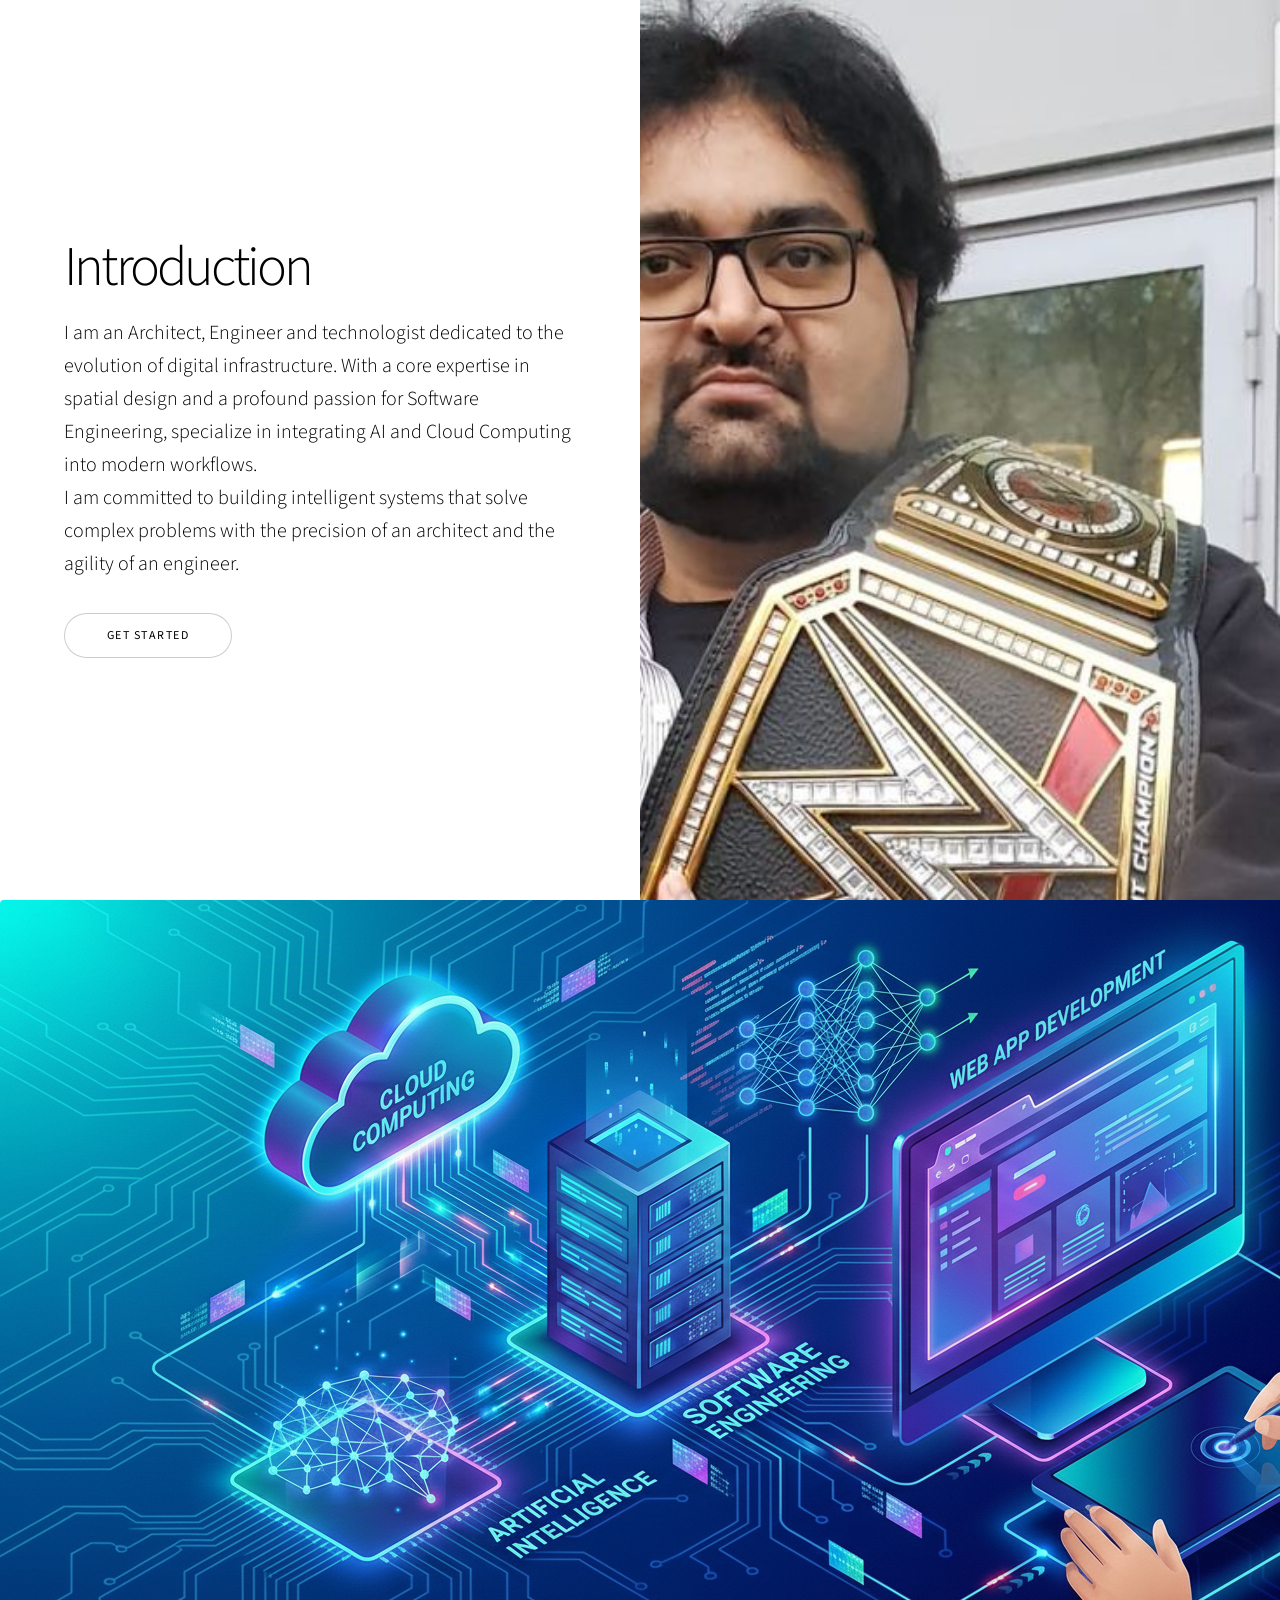
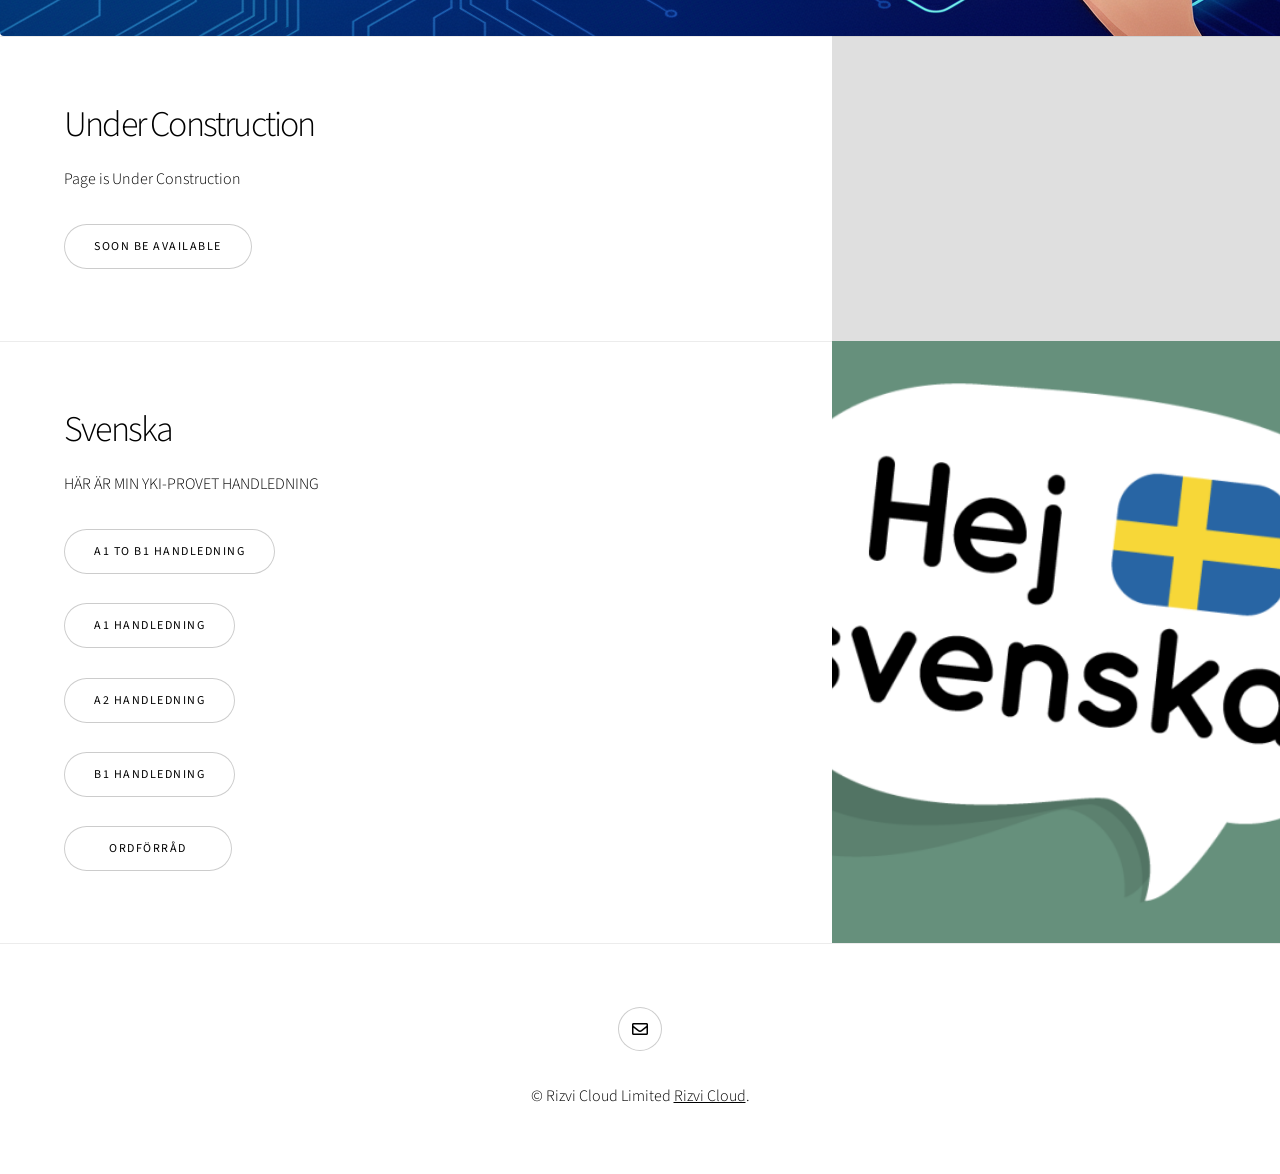
<file: index.html>
<!DOCTYPE HTML>
<!--
	Story by HTML5 UP
	html5up.net | @ajlkn
	Free for personal and commercial use under the CCA 3.0 license (html5up.net/license)
-->
<html>
	<head>
		<title>rizvicloud.com</title>
		<meta charset="utf-8" />
		<meta name="viewport" content="width=device-width, initial-scale=1, user-scalable=no" />
		<link rel="stylesheet" href="assets/css/main.css" />
		<noscript><link rel="stylesheet" href="assets/css/noscript.css" /></noscript>
	</head>
	<body class="is-preload">

		<!-- Wrapper -->
			<div id="wrapper" class="divided">

				<!-- One -->
					<section class="banner style1 orient-left content-align-left image-position-right fullscreen onload-image-fade-in onload-content-fade-right">
						<div class="content">
							<h1>Introduction</h1>
							<p class="major">
                                 I am an Architect, Engineer and technologist dedicated to the evolution of digital infrastructure.
								 With a core expertise in spatial design and a profound passion for Software Engineering,
								 specialize in integrating AI and Cloud Computing into modern workflows.
								  <br>
								 I am committed to building intelligent systems that solve complex problems with the precision of an architect and the agility of an engineer.
                            </p>
							<ul class="actions stacked">
								<li><a href="#aws" class="button big wide smooth-scroll-middle">Get Started</a></li>
							</ul>
						</div>
						<div class="image">
							<img src="images/hrizvi_wwe_med.jpg" alt="" />
						</div>
					</section>

				<!-- Two -->
					<section class="spotlight style1 orient-right content-align-left image-position-center onscroll-image-fade-in" id="aws">
						<div class="content">
							<h2>Professional Titles</h2>
							<p>
                                <ul>
									<li>
                                        AI Solutions Architect  
                                    </li>
                                    <li>
                                        AWS Cloud Architect 
                                    </li>
									<li>
                                        AWS Cloud Engineer 
                                    </li>
									
                                    <li>
                                        Senior Software Engineer 
                                    </li>
									 <li>
                                        Software Engineer 
                                    </li>
									<li>
                                        Jr.Software Engineer 
                                    </li>
                                </ul>
                                 
                            </p>
							<ul class="actions stacked">
								<li><a href="#uc" class="button big wide smooth-scroll-middle">Learn More</a></li>
							</ul>
						</div>
						<div class="myWorld">
							<img src="images/myWorld_2.png" alt="" />
						</div>
					</section>

				<!-- Three -->
					<section class="spotlight style1 orient-left content-align-left image-position-center onscroll-image-fade-in" id="uc">
						<div class="content">
							<h2>Under Construction</h2>
							<p>Page is Under Construction</p>
							<ul class="actions stacked">
								<li><a href="#" class="button big wide smooth-scroll-middle">Soon Be Available</a></li>
							</ul>
						</div>
						<div class="image">
							<img src="images/undercontruction.png" alt="" />
						</div>
					</section>

					<!-- Svenska -->
					<section class="spotlight style1 orient-left content-align-left image-position-center onscroll-image-fade-in" id="swedish">
						<div class="content">
							<h2>Svenska</h2>
							<p>HÄR ÄR MIN YKI-PROVET HANDLEDNING</p>
							<ul class="actions stacked">
								<li><a href="pages/a1-b1.html" class="button big wide smooth-scroll-middle">A1 to B1 HANDLEDNING</a></li>
								<li><a href="pages/a1.html" class="button big wide smooth-scroll-middle">A1 HANDLEDNING</a></li>
								<li><a href="pages/a2.html" class="button big wide smooth-scroll-middle">A2 HANDLEDNING</a></li>
								<li><a href="pages/b1.html" class="button big wide smooth-scroll-middle">B1 HANDLEDNING</a></li>
								<li><a href="pages/vocab.html" class="button big wide smooth-scroll-middle">Ordförråd</a></li>
							</ul>
						</div>
						<div class="image">
							<img src="images/hej.png" alt="" />
						</div>
					</section>


				<!-- Four -->
				<!--	<section class="spotlight style1 orient-right content-align-left image-position-center onscroll-image-fade-in">
						<div class="content">
							<h2>Pharetra etiam nulla</h2>
							<p>Lorem ipsum dolor sit amet, consectetur adipiscing elit. Morbi id ante sed ex pharetra lacinia sit amet vel massa. Donec facilisis laoreet nulla eu bibendum. Donec ut ex risus. Fusce lorem lectus, pharetra pretium massa et, hendrerit vestibulum odio lorem ipsum dolor sit amet.</p>
							<ul class="actions stacked">
								<li><a href="#" class="button">Learn More</a></li>
							</ul>
						</div>
						<div class="image">
							<img src="images/spotlight03.jpg" alt="" />
						</div>
					</section>
                -->            
				<!-- Five -->
				<!--	<section class="wrapper style1 align-center">
						<div class="inner">
							<h2>Massa sed condimentum</h2>
							<p>Lorem ipsum dolor sit amet, consectetur adipiscing elit. Morbi id ante sed ex pharetra lacinia sit amet vel massa. Donec facilisis laoreet nulla eu bibendum. Donec ut ex risus. Fusce lorem lectus, pharetra pretium massa et, hendrerit vestibulum odio lorem ipsum.</p>
						</div>
                -->
						<!-- Gallery -->
					<!--		<div class="gallery style2 medium lightbox onscroll-fade-in">
								<article>
									<a href="images/gallery/fulls/01.jpg" class="image">
										<img src="images/gallery/thumbs/01.jpg" alt="" />
									</a>
									<div class="caption">
										<h3>Ipsum Dolor</h3>
										<p>Lorem ipsum dolor amet, consectetur magna etiam elit. Etiam sed ultrices.</p>
										<ul class="actions fixed">
											<li><span class="button small">Details</span></li>
										</ul>
									</div>
								</article>
								<article>
									<a href="images/gallery/fulls/02.jpg" class="image">
										<img src="images/gallery/thumbs/02.jpg" alt="" />
									</a>
									<div class="caption">
										<h3>Feugiat Lorem</h3>
										<p>Lorem ipsum dolor amet, consectetur magna etiam elit. Etiam sed ultrices.</p>
										<ul class="actions fixed">
											<li><span class="button small">Details</span></li>
										</ul>
									</div>
								</article>
								<article>
									<a href="images/gallery/fulls/03.jpg" class="image">
										<img src="images/gallery/thumbs/03.jpg" alt="" />
									</a>
									<div class="caption">
										<h3>Magna Amet</h3>
										<p>Lorem ipsum dolor amet, consectetur magna etiam elit. Etiam sed ultrices.</p>
										<ul class="actions fixed">
											<li><span class="button small">Details</span></li>
										</ul>
									</div>
								</article>
								<article>
									<a href="images/gallery/fulls/04.jpg" class="image">
										<img src="images/gallery/thumbs/04.jpg" alt="" />
									</a>
									<div class="caption">
										<h3>Sed Tempus</h3>
										<p>Lorem ipsum dolor amet, consectetur magna etiam elit. Etiam sed ultrices.</p>
										<ul class="actions fixed">
											<li><span class="button small">Details</span></li>
										</ul>
									</div>
								</article>
								<article>
									<a href="images/gallery/fulls/05.jpg" class="image">
										<img src="images/gallery/thumbs/05.jpg" alt="" />
									</a>
									<div class="caption">
										<h3>Ultrices Magna</h3>
										<p>Lorem ipsum dolor amet, consectetur magna etiam elit. Etiam sed ultrices.</p>
										<ul class="actions fixed">
											<li><span class="button small">Details</span></li>
										</ul>
									</div>
								</article>
								<article>
									<a href="images/gallery/fulls/06.jpg" class="image">
										<img src="images/gallery/thumbs/06.jpg" alt="" />
									</a>
									<div class="caption">
										<h3>Sed Tempus</h3>
										<p>Lorem ipsum dolor amet, consectetur magna etiam elit. Etiam sed ultrices.</p>
										<ul class="actions fixed">
											<li><span class="button small">Details</span></li>
										</ul>
									</div>
								</article>
								<article>
									<a href="images/gallery/fulls/07.jpg" class="image">
										<img src="images/gallery/thumbs/07.jpg" alt="" />
									</a>
									<div class="caption">
										<h3>Ipsum Lorem</h3>
										<p>Lorem ipsum dolor amet, consectetur magna etiam elit. Etiam sed ultrices.</p>
										<ul class="actions fixed">
											<li><span class="button small">Details</span></li>
										</ul>
									</div>
								</article>
								<article>
									<a href="images/gallery/fulls/08.jpg" class="image">
										<img src="images/gallery/thumbs/08.jpg" alt="" />
									</a>
									<div class="caption">
										<h3>Magna Risus</h3>
										<p>Lorem ipsum dolor amet, consectetur magna etiam elit. Etiam sed ultrices.</p>
										<ul class="actions fixed">
											<li><span class="button small">Details</span></li>
										</ul>
									</div>
								</article>
								<article>
									<a href="images/gallery/fulls/09.jpg" class="image">
										<img src="images/gallery/thumbs/09.jpg" alt="" />
									</a>
									<div class="caption">
										<h3>Tempus Dolor</h3>
										<p>Lorem ipsum dolor amet, consectetur magna etiam elit. Etiam sed ultrices.</p>
										<ul class="actions fixed">
											<li><span class="button small">Details</span></li>
										</ul>
									</div>
								</article>
								<article>
									<a href="images/gallery/fulls/10.jpg" class="image">
										<img src="images/gallery/thumbs/10.jpg" alt="" />
									</a>
									<div class="caption">
										<h3>Sed Etiam</h3>
										<p>Lorem ipsum dolor amet, consectetur magna etiam elit. Etiam sed ultrices.</p>
										<ul class="actions fixed">
											<li><span class="button small">Details</span></li>
										</ul>
									</div>
								</article>
								<article>
									<a href="images/gallery/fulls/11.jpg" class="image">
										<img src="images/gallery/thumbs/11.jpg" alt="" />
									</a>
									<div class="caption">
										<h3>Magna Lorem</h3>
										<p>Lorem ipsum dolor amet, consectetur magna etiam elit. Etiam sed ultrices.</p>
										<ul class="actions fixed">
											<li><span class="button small">Details</span></li>
										</ul>
									</div>
								</article>
								<article>
									<a href="images/gallery/fulls/12.jpg" class="image">
										<img src="images/gallery/thumbs/12.jpg" alt="" />
									</a>
									<div class="caption">
										<h3>Ipsum Dolor</h3>
										<p>Lorem ipsum dolor amet, consectetur magna etiam elit. Etiam sed ultrices.</p>
										<ul class="actions fixed">
											<li><span class="button small">Details</span></li>
										</ul>
									</div>
								</article>
							</div>

					</section>
                 -->
				<!-- Six -->
				<!--	<section class="wrapper style1 align-center">
						<div class="inner">
							<h2>Ipsum sed consequat</h2>
							<p>Lorem ipsum dolor sit amet, consectetur adipiscing elit. Morbi id ante sed ex pharetra lacinia sit amet vel massa. Donec facilisis laoreet nulla eu bibendum. Donec ut ex risus. Fusce lorem lectus, pharetra pretium massa et, hendrerit vestibulum odio lorem ipsum.</p>
							<div class="items style1 medium onscroll-fade-in">
								<section>
									<span class="icon style2 major fa-gem"></span>
									<h3>Lorem</h3>
									<p>Lorem ipsum dolor sit amet, consectetur adipiscing elit. Morbi dui turpis, cursus eget orci amet aliquam congue semper. Etiam eget ultrices risus nec tempor elit.</p>
								</section>
								<section>
									<span class="icon solid style2 major fa-save"></span>
									<h3>Ipsum</h3>
									<p>Lorem ipsum dolor sit amet, consectetur adipiscing elit. Morbi dui turpis, cursus eget orci amet aliquam congue semper. Etiam eget ultrices risus nec tempor elit.</p>
								</section>
								<section>
									<span class="icon solid style2 major fa-chart-bar"></span>
									<h3>Dolor</h3>
									<p>Lorem ipsum dolor sit amet, consectetur adipiscing elit. Morbi dui turpis, cursus eget orci amet aliquam congue semper. Etiam eget ultrices risus nec tempor elit.</p>
								</section>
								<section>
									<span class="icon solid style2 major fa-wifi"></span>
									<h3>Amet</h3>
									<p>Lorem ipsum dolor sit amet, consectetur adipiscing elit. Morbi dui turpis, cursus eget orci amet aliquam congue semper. Etiam eget ultrices risus nec tempor elit.</p>
								</section>
								<section>
									<span class="icon solid style2 major fa-cog"></span>
									<h3>Magna</h3>
									<p>Lorem ipsum dolor sit amet, consectetur adipiscing elit. Morbi dui turpis, cursus eget orci amet aliquam congue semper. Etiam eget ultrices risus nec tempor elit.</p>
								</section>
								<section>
									<span class="icon style2 major fa-paper-plane"></span>
									<h3>Tempus</h3>
									<p>Lorem ipsum dolor sit amet, consectetur adipiscing elit. Morbi dui turpis, cursus eget orci amet aliquam congue semper. Etiam eget ultrices risus nec tempor elit.</p>
								</section>
								<section>
									<span class="icon solid style2 major fa-desktop"></span>
									<h3>Aliquam</h3>
									<p>Lorem ipsum dolor sit amet, consectetur adipiscing elit. Morbi dui turpis, cursus eget orci amet aliquam congue semper. Etiam eget ultrices risus nec tempor elit.</p>
								</section>
								<section>
									<span class="icon solid style2 major fa-sync-alt"></span>
									<h3>Elit</h3>
									<p>Lorem ipsum dolor sit amet, consectetur adipiscing elit. Morbi dui turpis, cursus eget orci amet aliquam congue semper. Etiam eget ultrices risus nec tempor elit.</p>
								</section>
								<section>
									<span class="icon solid style2 major fa-hashtag"></span>
									<h3>Morbi</h3>
									<p>Lorem ipsum dolor sit amet, consectetur adipiscing elit. Morbi dui turpis, cursus eget orci amet aliquam congue semper. Etiam eget ultrices risus nec tempor elit.</p>
								</section>
								<section>
									<span class="icon solid style2 major fa-bolt"></span>
									<h3>Turpis</h3>
									<p>Lorem ipsum dolor sit amet, consectetur adipiscing elit. Morbi dui turpis, cursus eget orci amet aliquam congue semper. Etiam eget ultrices risus nec tempor elit.</p>
								</section>
								<section>
									<span class="icon solid style2 major fa-envelope"></span>
									<h3>Ultrices</h3>
									<p>Lorem ipsum dolor sit amet, consectetur adipiscing elit. Morbi dui turpis, cursus eget orci amet aliquam congue semper. Etiam eget ultrices risus nec tempor elit.</p>
								</section>
								<section>
									<span class="icon solid style2 major fa-leaf"></span>
									<h3>Risus</h3>
									<p>Lorem ipsum dolor sit amet, consectetur adipiscing elit. Morbi dui turpis, cursus eget orci amet aliquam congue semper. Etiam eget ultrices risus nec tempor elit.</p>
								</section>
							</div>
						</div>
					</section>
                -->
				<!-- Seven -->
				<!--	<section class="wrapper style1 align-center">
						<div class="inner medium">
							<h2>Get in touch</h2>
							<form method="post" action="#">
								<div class="fields">
									<div class="field half">
										<label for="name">Name</label>
										<input type="text" name="name" id="name" value="" />
									</div>
									<div class="field half">
										<label for="email">Email</label>
										<input type="email" name="email" id="email" value="" />
									</div>
									<div class="field">
										<label for="message">Message</label>
										<textarea name="message" id="message" rows="6"></textarea>
									</div>
								</div>
								<ul class="actions special">
									<li><input type="submit" name="submit" id="submit" value="Send Message" /></li>
								</ul>
							</form>

						</div>
					</section>
                --> 
				<!-- Footer -->
					<footer class="wrapper style1 align-center">
						<div class="inner">
							<ul class="icons">
						<!--		<li><a href="#" class="icon brands style2 fa-twitter"><span class="label">Twitter</span></a></li>
								<li><a href="#" class="icon brands style2 fa-facebook-f"><span class="label">Facebook</span></a></li>
								<li><a href="#" class="icon brands style2 fa-instagram"><span class="label">Instagram</span></a></li>
								<li><a href="#" class="icon brands style2 fa-linkedin-in"><span class="label">LinkedIn</span></a></li> -->
								<li><a href="#" class="icon style2 fa-envelope"><span class="label">Email</span></a></li>
							</ul>
							<p>&copy; Rizvi Cloud Limited <a href="https://rizvicloud.com">Rizvi Cloud</a>.</p>
						</div>
					</footer>

			</div>

		<!-- Scripts -->
			<script src="assets/js/jquery.min.js"></script>
			<script src="assets/js/jquery.scrollex.min.js"></script>
			<script src="assets/js/jquery.scrolly.min.js"></script>
			<script src="assets/js/browser.min.js"></script>
			<script src="assets/js/breakpoints.min.js"></script>
			<script src="assets/js/util.js"></script>
			<script src="assets/js/main.js"></script>

	</body>
</html>
</file>
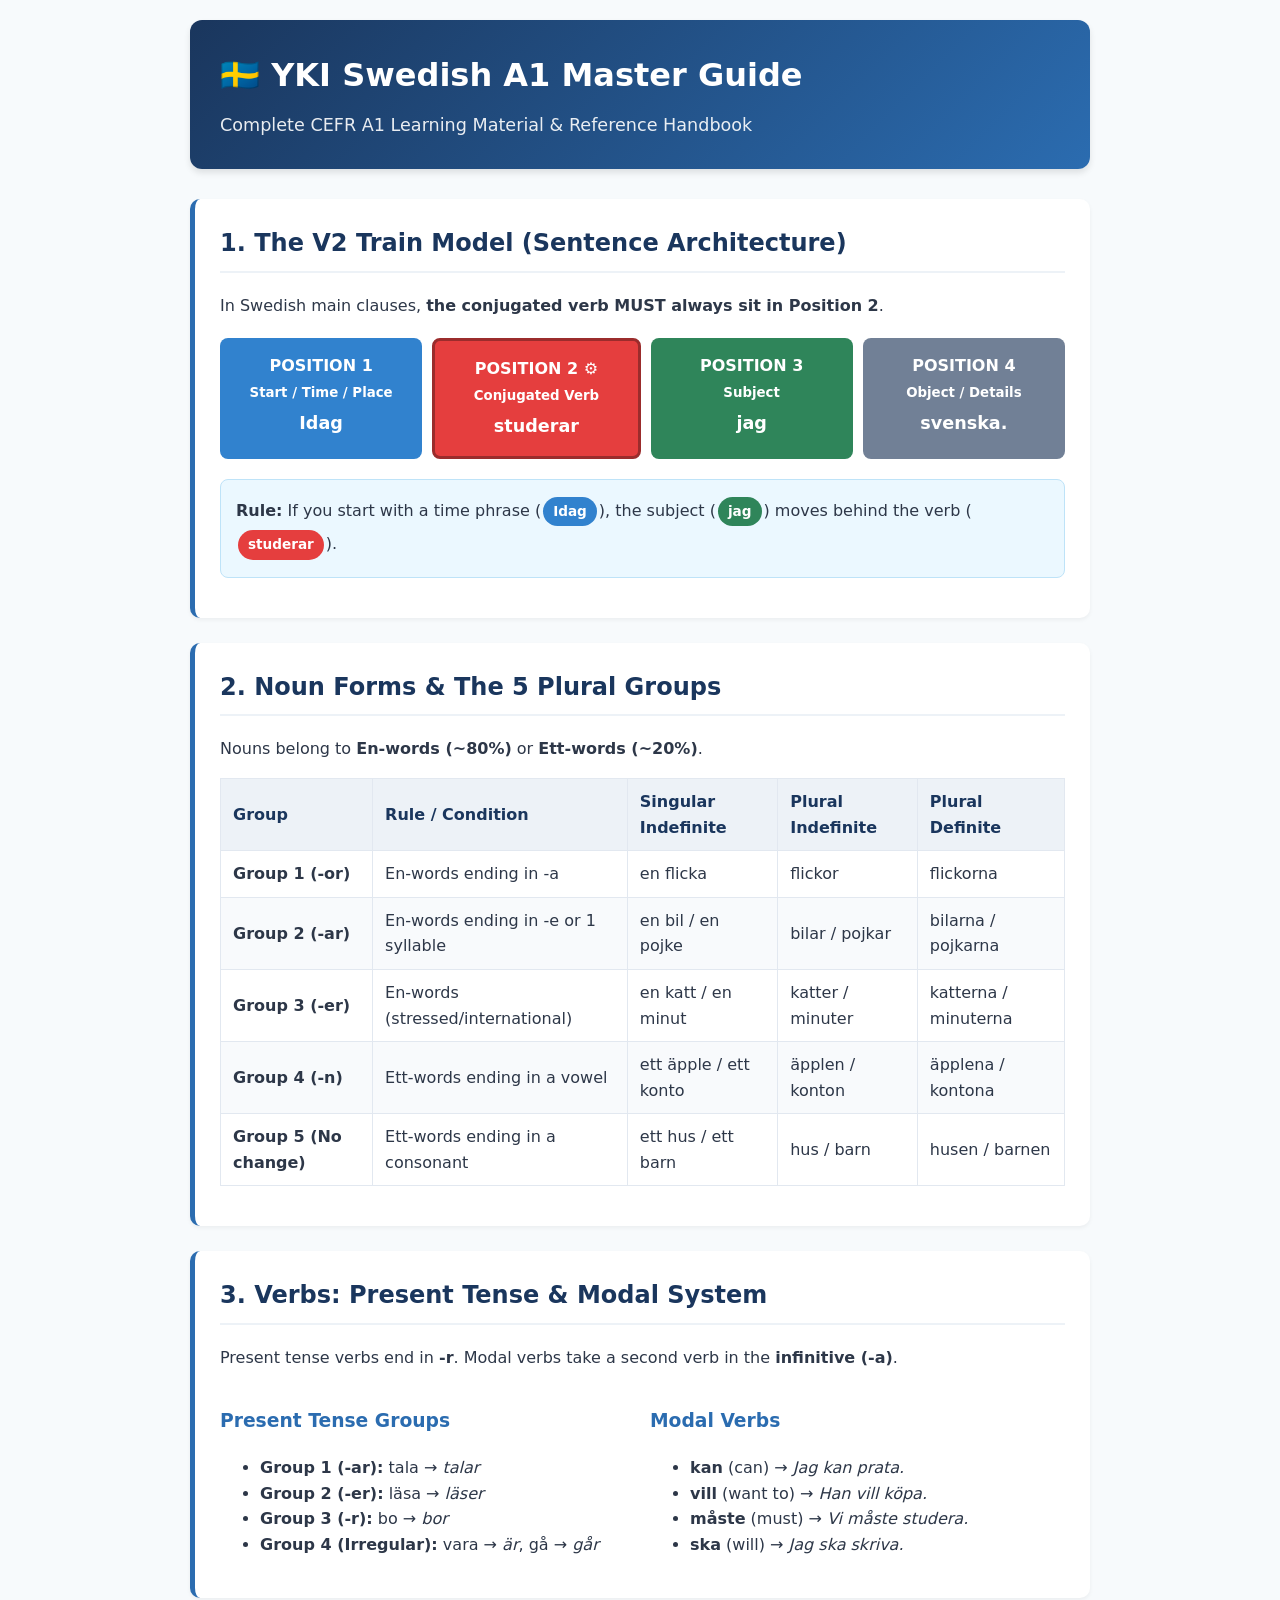
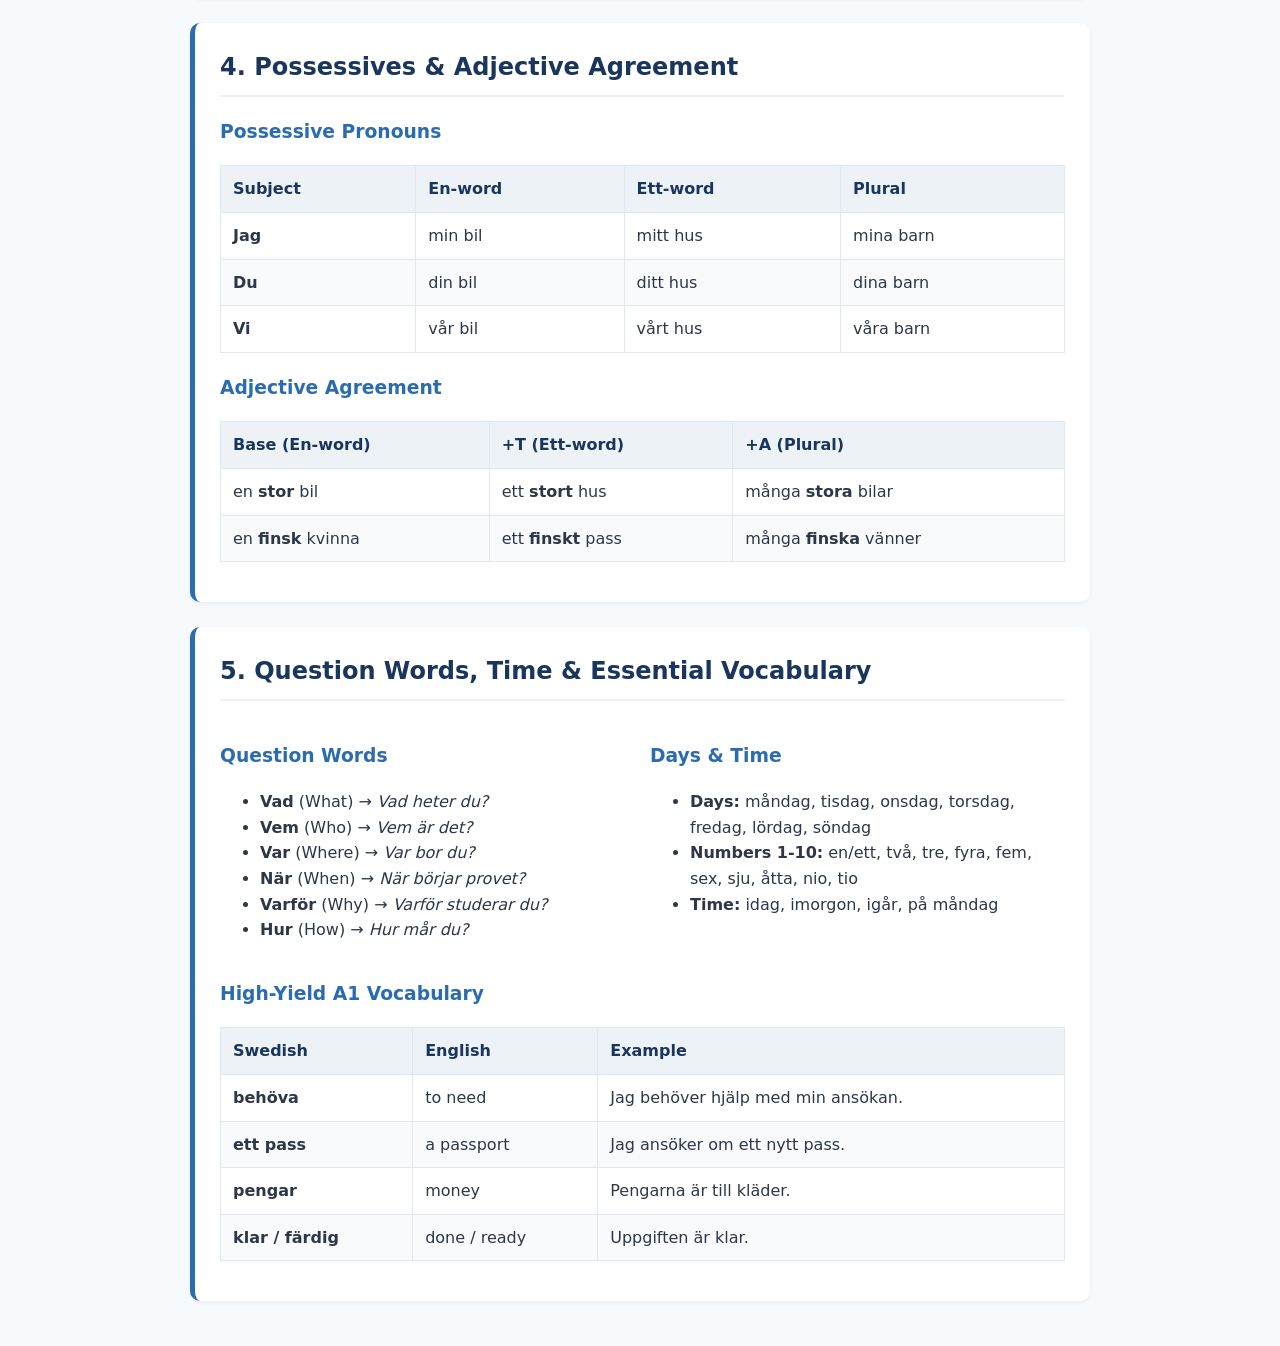
<file: pages/a1.html>
<!DOCTYPE html>
<html lang="sv">
<head>
  <meta charset="UTF-8">
  <meta name="viewport" content="width=device-width, initial-scale=1.0">
  <title>YKI Swedish A1 Complete Study Guide</title>
  <style>
    :root {
      --primary: #1a365d;
      --secondary: #2b6cb0;
      --verb-color: #e53e3e;
      --subject-color: #2f855a;
      --time-color: #3182ce;
      --neg-color: #d69e2e;
      --bg: #f7fafc;
      --card-bg: #ffffff;
      --text: #2d3748;
    }

    body {
      font-family: 'Segoe UI', system-ui, -apple-system, sans-serif;
      background-color: var(--bg);
      color: var(--text);
      line-height: 1.6;
      margin: 0;
      padding: 20px;
    }

    .container {
      max-width: 900px;
      margin: 0 auto;
    }

    header {
      background: linear-gradient(135deg, #1a365d 0%, #2b6cb0 100%);
      color: white;
      padding: 30px;
      border-radius: 12px;
      margin-bottom: 30px;
      box-shadow: 0 4px 6px rgba(0,0,0,0.1);
    }

    h1 { margin: 0 0 10px 0; font-size: 2rem; }
    .subtitle { opacity: 0.9; font-size: 1.1rem; }

    .card {
      background: var(--card-bg);
      padding: 25px;
      border-radius: 10px;
      margin-bottom: 25px;
      box-shadow: 0 2px 4px rgba(0,0,0,0.05);
      border-left: 5px solid var(--secondary);
    }

    h2 { color: var(--primary); margin-top: 0; border-bottom: 2px solid #edf2f7; padding-bottom: 8px; }
    h3 { color: var(--secondary); margin-top: 20px; }

    .tag {
      display: inline-block;
      padding: 4px 10px;
      border-radius: 20px;
      font-weight: bold;
      font-size: 0.85rem;
      color: white;
      margin: 2px;
    }
    .tag-verb { background-color: var(--verb-color); }
    .tag-subject { background-color: var(--subject-color); }
    .tag-time { background-color: var(--time-color); }
    .tag-neg { background-color: var(--neg-color); }

    .train-container {
      display: flex;
      flex-wrap: wrap;
      gap: 10px;
      margin: 20px 0;
    }

    .train-car {
      flex: 1;
      min-width: 140px;
      padding: 15px;
      border-radius: 8px;
      text-align: center;
      color: white;
      font-weight: bold;
    }

    .car-pos1 { background-color: var(--time-color); }
    .car-pos2 { background-color: var(--verb-color); border: 3px solid #9b2c2c; }
    .car-pos3 { background-color: var(--subject-color); }
    .car-pos4 { background-color: #718096; }

    table {
      width: 100%;
      border-collapse: collapse;
      margin: 15px 0;
    }

    th, td {
      padding: 10px 12px;
      border: 1px solid #e2e8f0;
      text-align: left;
    }

    th { background-color: #edf2f7; color: var(--primary); }
    tr:nth-child(even) { background-color: #f8fafc; }

    .tip-box {
      background-color: #ebf8ff;
      border: 1px solid #bee3f8;
      padding: 15px;
      border-radius: 8px;
      margin: 15px 0;
    }

    .grid-2 {
      display: grid;
      grid-template-columns: 1fr 1fr;
      gap: 15px;
    }

    @media (max-width: 600px) {
      .grid-2 { grid-template-columns: 1fr; }
    }
  </style>
</head>
<body>

<div class="container">

  <header>
    <h1>🇸🇪 YKI Swedish A1 Master Guide</h1>
    <div class="subtitle">Complete CEFR A1 Learning Material & Reference Handbook</div>
  </header>

  <!-- 1. V2 RULE -->
  <div class="card">
    <h2>1. The V2 Train Model (Sentence Architecture)</h2>
    <p>In Swedish main clauses, <strong>the conjugated verb MUST always sit in Position 2</strong>.</p>
    
    <div class="train-container">
      <div class="train-car car-pos1">
        <div>POSITION 1</div>
        <small>Start / Time / Place</small>
        <div style="font-size:1.1rem; margin-top:5px;">Idag</div>
      </div>
      <div class="train-car car-pos2">
        <div>POSITION 2 ⚙️</div>
        <small>Conjugated Verb</small>
        <div style="font-size:1.1rem; margin-top:5px;">studerar</div>
      </div>
      <div class="train-car car-pos3">
        <div>POSITION 3</div>
        <small>Subject</small>
        <div style="font-size:1.1rem; margin-top:5px;">jag</div>
      </div>
      <div class="train-car car-pos4">
        <div>POSITION 4</div>
        <small>Object / Details</small>
        <div style="font-size:1.1rem; margin-top:5px;">svenska.</div>
      </div>
    </div>

    <div class="tip-box">
      <strong>Rule:</strong> If you start with a time phrase (<span class="tag tag-time">Idag</span>), the subject (<span class="tag tag-subject">jag</span>) moves behind the verb (<span class="tag tag-verb">studerar</span>).
    </div>
  </div>

  <!-- 2. NOUNS & PLURALS -->
  <div class="card">
    <h2>2. Noun Forms & The 5 Plural Groups</h2>
    <p>Nouns belong to <strong>En-words (~80%)</strong> or <strong>Ett-words (~20%)</strong>.</p>
    
    <table>
      <thead>
        <tr>
          <th>Group</th>
          <th>Rule / Condition</th>
          <th>Singular Indefinite</th>
          <th>Plural Indefinite</th>
          <th>Plural Definite</th>
        </tr>
      </thead>
      <tbody>
        <tr>
          <td><strong>Group 1 (-or)</strong></td>
          <td>En-words ending in -a</td>
          <td>en flicka</td>
          <td>flickor</td>
          <td>flickorna</td>
        </tr>
        <tr>
          <td><strong>Group 2 (-ar)</strong></td>
          <td>En-words ending in -e or 1 syllable</td>
          <td>en bil / en pojke</td>
          <td>bilar / pojkar</td>
          <td>bilarna / pojkarna</td>
        </tr>
        <tr>
          <td><strong>Group 3 (-er)</strong></td>
          <td>En-words (stressed/international)</td>
          <td>en katt / en minut</td>
          <td>katter / minuter</td>
          <td>katterna / minuterna</td>
        </tr>
        <tr>
          <td><strong>Group 4 (-n)</strong></td>
          <td>Ett-words ending in a vowel</td>
          <td>ett äpple / ett konto</td>
          <td>äpplen / konton</td>
          <td>äpplena / kontona</td>
        </tr>
        <tr>
          <td><strong>Group 5 (No change)</strong></td>
          <td>Ett-words ending in a consonant</td>
          <td>ett hus / ett barn</td>
          <td>hus / barn</td>
          <td>husen / barnen</td>
        </tr>
      </tbody>
    </table>
  </div>

  <!-- 3. VERBS & MODALS -->
  <div class="card">
    <h2>3. Verbs: Present Tense & Modal System</h2>
    <p>Present tense verbs end in <strong>-r</strong>. Modal verbs take a second verb in the <strong>infinitive (-a)</strong>.</p>

    <div class="grid-2">
      <div>
        <h3>Present Tense Groups</h3>
        <ul>
          <li><strong>Group 1 (-ar):</strong> tala &rarr; <em>talar</em></li>
          <li><strong>Group 2 (-er):</strong> läsa &rarr; <em>läser</em></li>
          <li><strong>Group 3 (-r):</strong> bo &rarr; <em>bor</em></li>
          <li><strong>Group 4 (Irregular):</strong> vara &rarr; <em>är</em>, gå &rarr; <em>går</em></li>
        </ul>
      </div>

      <div>
        <h3>Modal Verbs</h3>
        <ul>
          <li><strong>kan</strong> (can) &rarr; <em>Jag kan prata.</em></li>
          <li><strong>vill</strong> (want to) &rarr; <em>Han vill köpa.</em></li>
          <li><strong>måste</strong> (must) &rarr; <em>Vi måste studera.</em></li>
          <li><strong>ska</strong> (will) &rarr; <em>Jag ska skriva.</em></li>
        </ul>
      </div>
    </div>
  </div>

  <!-- 4. POSSESSIVES & ADJECTIVES -->
  <div class="card">
    <h2>4. Possessives & Adjective Agreement</h2>
    
    <h3>Possessive Pronouns</h3>
    <table>
      <thead>
        <tr>
          <th>Subject</th>
          <th>En-word</th>
          <th>Ett-word</th>
          <th>Plural</th>
        </tr>
      </thead>
      <tbody>
        <tr>
          <td><strong>Jag</strong></td>
          <td>min bil</td>
          <td>mitt hus</td>
          <td>mina barn</td>
        </tr>
        <tr>
          <td><strong>Du</strong></td>
          <td>din bil</td>
          <td>ditt hus</td>
          <td>dina barn</td>
        </tr>
        <tr>
          <td><strong>Vi</strong></td>
          <td>vår bil</td>
          <td>vårt hus</td>
          <td>våra barn</td>
        </tr>
      </tbody>
    </table>

    <h3>Adjective Agreement</h3>
    <table>
      <thead>
        <tr>
          <th>Base (En-word)</th>
          <th>+T (Ett-word)</th>
          <th>+A (Plural)</th>
        </tr>
      </thead>
      <tbody>
        <tr>
          <td>en <strong>stor</strong> bil</td>
          <td>ett <strong>stort</strong> hus</td>
          <td>många <strong>stora</strong> bilar</td>
        </tr>
        <tr>
          <td>en <strong>finsk</strong> kvinna</td>
          <td>ett <strong>finskt</strong> pass</td>
          <td>många <strong>finska</strong> vänner</td>
        </tr>
      </tbody>
    </table>
  </div>

  <!-- 5. QUESTIONS, TIME & VOCAB -->
  <div class="card">
    <h2>5. Question Words, Time & Essential Vocabulary</h2>

    <div class="grid-2">
      <div>
        <h3>Question Words</h3>
        <ul>
          <li><strong>Vad</strong> (What) &rarr; <em>Vad heter du?</em></li>
          <li><strong>Vem</strong> (Who) &rarr; <em>Vem är det?</em></li>
          <li><strong>Var</strong> (Where) &rarr; <em>Var bor du?</em></li>
          <li><strong>När</strong> (When) &rarr; <em>När börjar provet?</em></li>
          <li><strong>Varför</strong> (Why) &rarr; <em>Varför studerar du?</em></li>
          <li><strong>Hur</strong> (How) &rarr; <em>Hur mår du?</em></li>
        </ul>
      </div>

      <div>
        <h3>Days & Time</h3>
        <ul>
          <li><strong>Days:</strong> måndag, tisdag, onsdag, torsdag, fredag, lördag, söndag</li>
          <li><strong>Numbers 1-10:</strong> en/ett, två, tre, fyra, fem, sex, sju, åtta, nio, tio</li>
          <li><strong>Time:</strong> idag, imorgon, igår, på måndag</li>
        </ul>
      </div>
    </div>

    <h3>High-Yield A1 Vocabulary</h3>
    <table>
      <thead>
        <tr>
          <th>Swedish</th>
          <th>English</th>
          <th>Example</th>
        </tr>
      </thead>
      <tbody>
        <tr>
          <td><strong>behöva</strong></td>
          <td>to need</td>
          <td>Jag behöver hjälp med min ansökan.</td>
        </tr>
        <tr>
          <td><strong>ett pass</strong></td>
          <td>a passport</td>
          <td>Jag ansöker om ett nytt pass.</td>
        </tr>
        <tr>
          <td><strong>pengar</strong></td>
          <td>money</td>
          <td>Pengarna är till kläder.</td>
        </tr>
        <tr>
          <td><strong>klar / färdig</strong></td>
          <td>done / ready</td>
          <td>Uppgiften är klar.</td>
        </tr>
      </tbody>
    </table>
  </div>

</div>

</body>
</html>
</file>
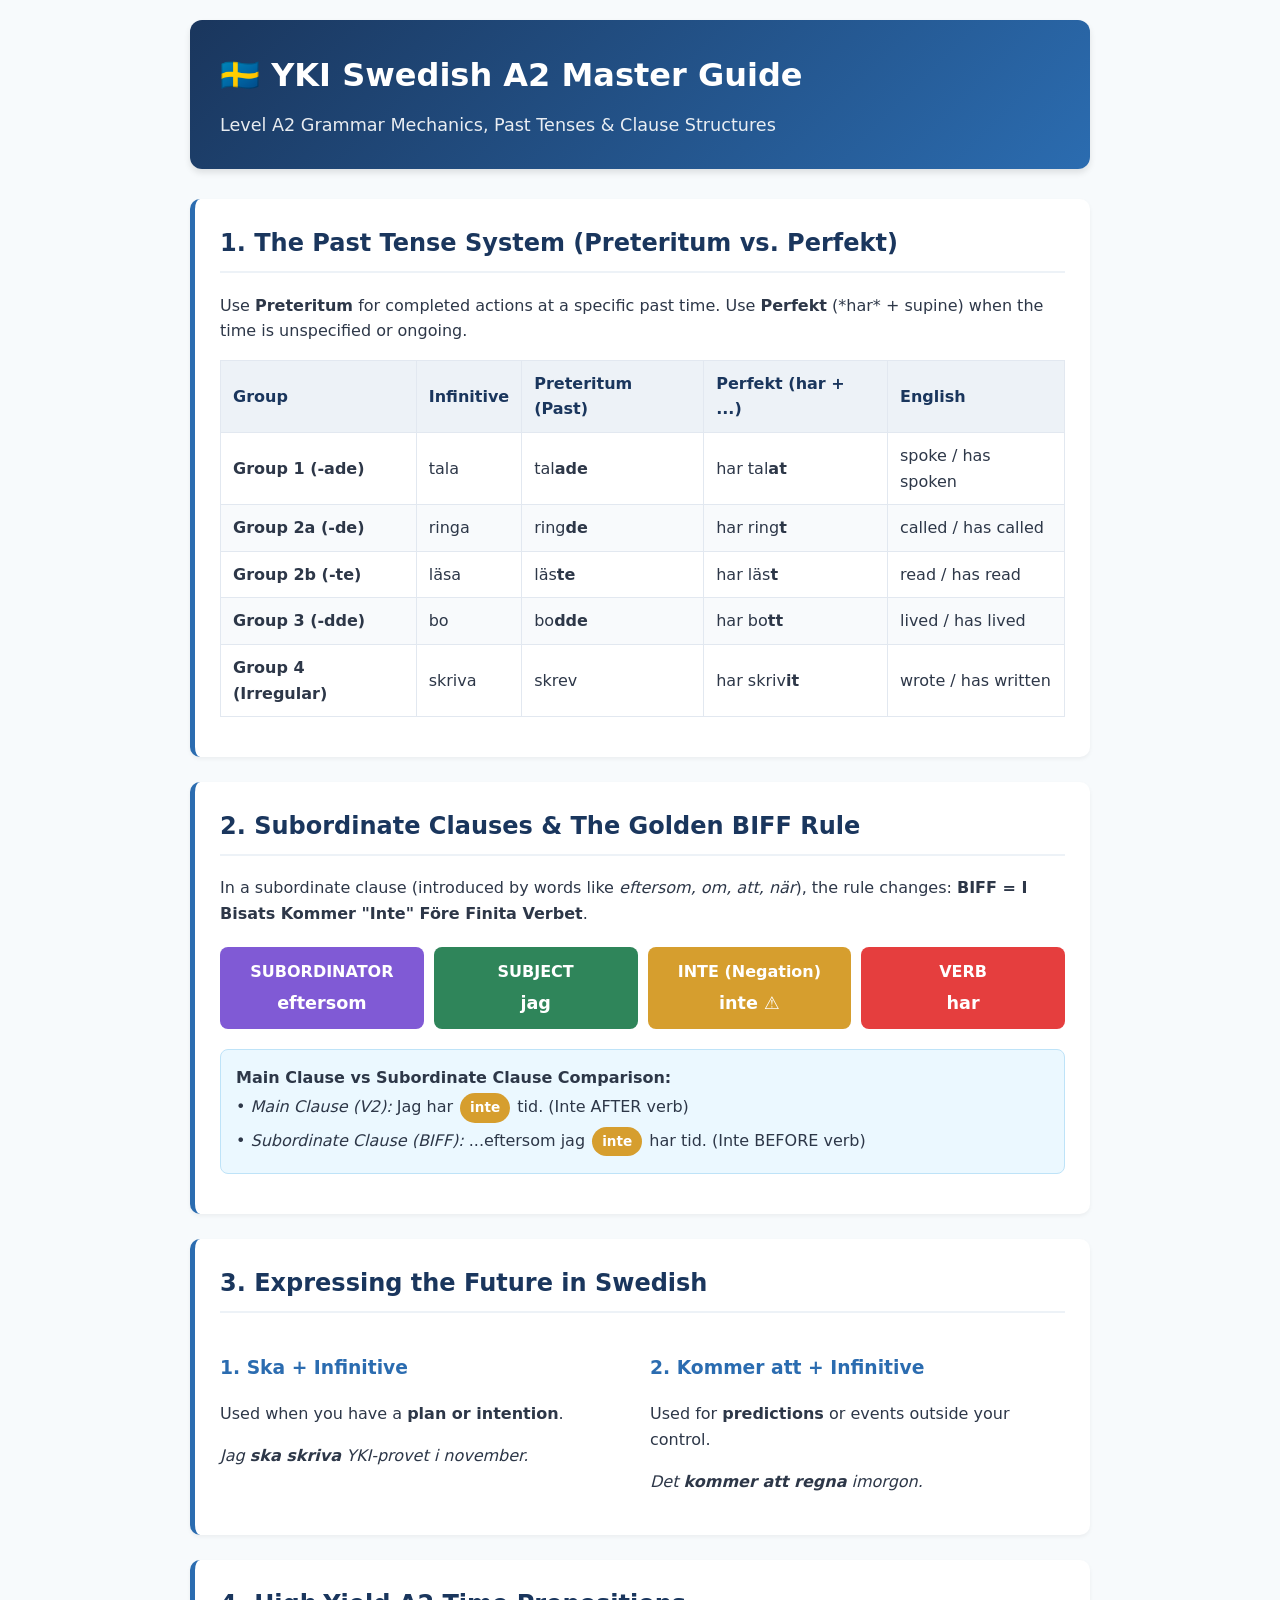
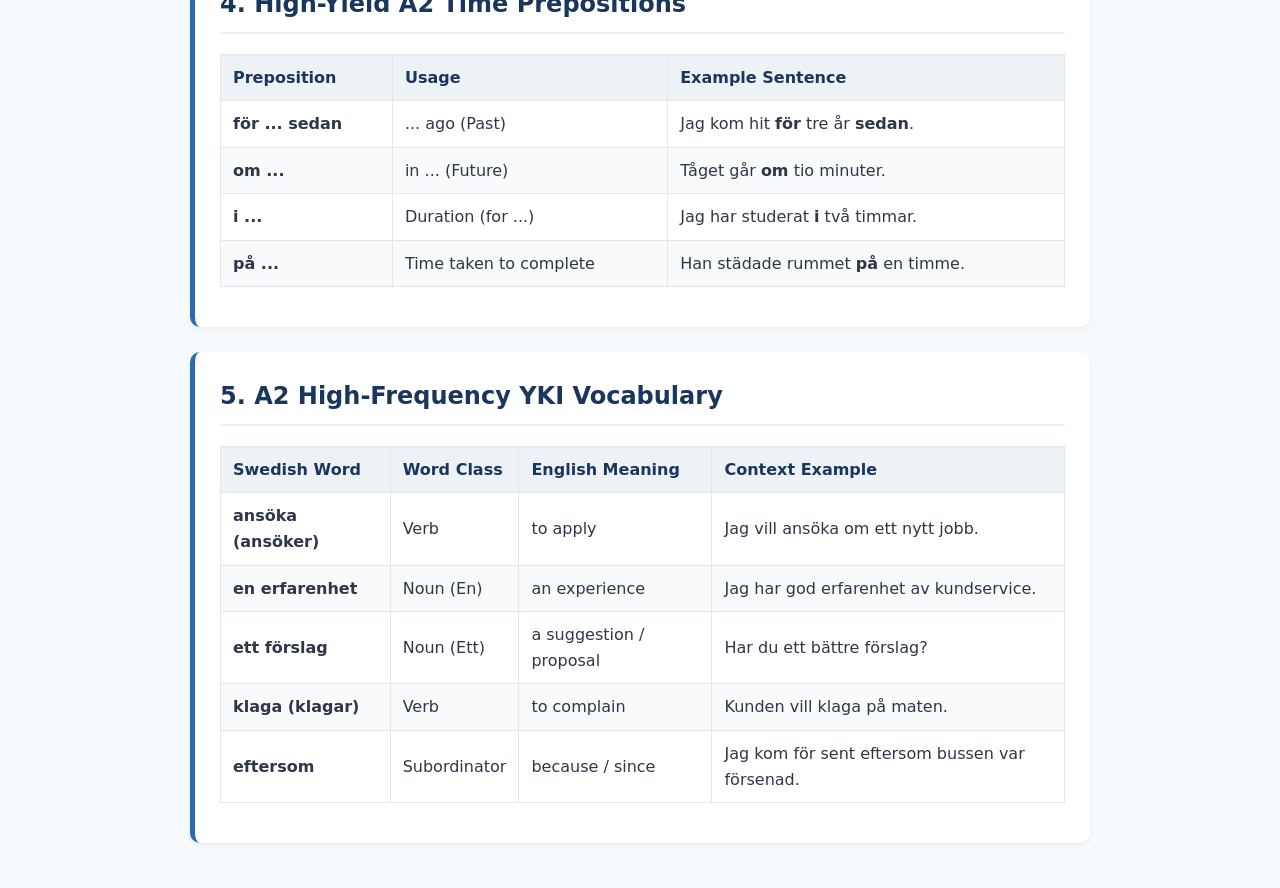
<file: pages/a2.html>
<!DOCTYPE html>
<html lang="sv">
<head>
  <meta charset="UTF-8">
  <meta name="viewport" content="width=device-width, initial-scale=1.0">
  <title>YKI Swedish A2 Master Guide</title>
  <style>
    :root {
      --primary: #1a365d;
      --secondary: #2b6cb0;
      --verb-color: #e53e3e;
      --subject-color: #2f855a;
      --time-color: #3182ce;
      --neg-color: #d69e2e;
      --bg: #f7fafc;
      --card-bg: #ffffff;
      --text: #2d3748;
    }

    body {
      font-family: 'Segoe UI', system-ui, -apple-system, sans-serif;
      background-color: var(--bg);
      color: var(--text);
      line-height: 1.6;
      margin: 0;
      padding: 20px;
    }

    .container {
      max-width: 900px;
      margin: 0 auto;
    }

    header {
      background: linear-gradient(135deg, #1a365d 0%, #2b6cb0 100%);
      color: white;
      padding: 30px;
      border-radius: 12px;
      margin-bottom: 30px;
      box-shadow: 0 4px 6px rgba(0,0,0,0.1);
    }

    h1 { margin: 0 0 10px 0; font-size: 2rem; }
    .subtitle { opacity: 0.9; font-size: 1.1rem; }

    .card {
      background: var(--card-bg);
      padding: 25px;
      border-radius: 10px;
      margin-bottom: 25px;
      box-shadow: 0 2px 4px rgba(0,0,0,0.05);
      border-left: 5px solid var(--secondary);
    }

    h2 { color: var(--primary); margin-top: 0; border-bottom: 2px solid #edf2f7; padding-bottom: 8px; }
    h3 { color: var(--secondary); margin-top: 20px; }

    .tag {
      display: inline-block;
      padding: 4px 10px;
      border-radius: 20px;
      font-weight: bold;
      font-size: 0.85rem;
      color: white;
      margin: 2px;
    }
    .tag-verb { background-color: var(--verb-color); }
    .tag-subject { background-color: var(--subject-color); }
    .tag-time { background-color: var(--time-color); }
    .tag-neg { background-color: var(--neg-color); }

    /* BIFF Layout Visualizer */
    .biff-container {
      display: flex;
      flex-wrap: wrap;
      gap: 10px;
      margin: 20px 0;
    }

    .biff-car {
      flex: 1;
      min-width: 130px;
      padding: 12px;
      border-radius: 8px;
      text-align: center;
      color: white;
      font-weight: bold;
    }

    .biff-bisats { background-color: #805ad5; }
    .biff-sub { background-color: var(--subject-color); }
    .biff-inte { background-color: var(--neg-color); }
    .biff-verb { background-color: var(--verb-color); }

    table {
      width: 100%;
      border-collapse: collapse;
      margin: 15px 0;
    }

    th, td {
      padding: 10px 12px;
      border: 1px solid #e2e8f0;
      text-align: left;
    }

    th { background-color: #edf2f7; color: var(--primary); }
    tr:nth-child(even) { background-color: #f8fafc; }

    .tip-box {
      background-color: #ebf8ff;
      border: 1px solid #bee3f8;
      padding: 15px;
      border-radius: 8px;
      margin: 15px 0;
    }

    .grid-2 {
      display: grid;
      grid-template-columns: 1fr 1fr;
      gap: 15px;
    }

    @media (max-width: 600px) {
      .grid-2 { grid-template-columns: 1fr; }
    }
  </style>
</head>
<body>

<div class="container">

  <header>
    <h1>🇸🇪 YKI Swedish A2 Master Guide</h1>
    <div class="subtitle">Level A2 Grammar Mechanics, Past Tenses & Clause Structures</div>
  </header>

  <!-- 1. PAST TENSES -->
  <div class="card">
    <h2>1. The Past Tense System (Preteritum vs. Perfekt)</h2>
    <p>Use <strong>Preteritum</strong> for completed actions at a specific past time. Use <strong>Perfekt</strong> (*har* + supine) when the time is unspecified or ongoing.</p>
    
    <table>
      <thead>
        <tr>
          <th>Group</th>
          <th>Infinitive</th>
          <th>Preteritum (Past)</th>
          <th>Perfekt (har + ...)</th>
          <th>English</th>
        </tr>
      </thead>
      <tbody>
        <tr>
          <td><strong>Group 1 (-ade)</strong></td>
          <td>tala</td>
          <td>tal<strong>ade</strong></td>
          <td>har tal<strong>at</strong></td>
          <td>spoke / has spoken</td>
        </tr>
        <tr>
          <td><strong>Group 2a (-de)</strong></td>
          <td>ringa</td>
          <td>ring<strong>de</strong></td>
          <td>har ring<strong>t</strong></td>
          <td>called / has called</td>
        </tr>
        <tr>
          <td><strong>Group 2b (-te)</strong></td>
          <td>läsa</td>
          <td>läs<strong>te</strong></td>
          <td>har läs<strong>t</strong></td>
          <td>read / has read</td>
        </tr>
        <tr>
          <td><strong>Group 3 (-dde)</strong></td>
          <td>bo</td>
          <td>bo<strong>dde</strong></td>
          <td>har bo<strong>tt</strong></td>
          <td>lived / has lived</td>
        </tr>
        <tr>
          <td><strong>Group 4 (Irregular)</strong></td>
          <td>skriva</td>
          <td>skrev</td>
          <td>har skriv<strong>it</strong></td>
          <td>wrote / has written</td>
        </tr>
      </tbody>
    </table>
  </div>

  <!-- 2. SUBORDINATE CLAUSES & BIFF -->
  <div class="card">
    <h2>2. Subordinate Clauses & The Golden BIFF Rule</h2>
    <p>In a subordinate clause (introduced by words like <em>eftersom, om, att, när</em>), the rule changes: <strong>BIFF = I Bisats Kommer "Inte" Före Finita Verbet</strong>.</p>
    
    <div class="biff-container">
      <div class="biff-car biff-bisats">
        <div>SUBORDINATOR</div>
        <div style="font-size:1.1rem; margin-top:5px;">eftersom</div>
      </div>
      <div class="biff-car biff-sub">
        <div>SUBJECT</div>
        <div style="font-size:1.1rem; margin-top:5px;">jag</div>
      </div>
      <div class="biff-car biff-inte">
        <div>INTE (Negation)</div>
        <div style="font-size:1.1rem; margin-top:5px;">inte ⚠️</div>
      </div>
      <div class="biff-car biff-verb">
        <div>VERB</div>
        <div style="font-size:1.1rem; margin-top:5px;">har</div>
      </div>
    </div>

    <div class="tip-box">
      <strong>Main Clause vs Subordinate Clause Comparison:</strong><br>
      • <em>Main Clause (V2):</em> Jag har <span class="tag tag-neg">inte</span> tid. (Inte AFTER verb)<br>
      • <em>Subordinate Clause (BIFF):</em> ...eftersom jag <span class="tag tag-neg">inte</span> har tid. (Inte BEFORE verb)
    </div>
  </div>

  <!-- 3. FUTURE EXPRESSIONS -->
  <div class="card">
    <h2>3. Expressing the Future in Swedish</h2>
    
    <div class="grid-2">
      <div>
        <h3>1. Ska + Infinitive</h3>
        <p>Used when you have a <strong>plan or intention</strong>.</p>
        <p><em>Jag <strong>ska skriva</strong> YKI-provet i november.</em></p>
      </div>

      <div>
        <h3>2. Kommer att + Infinitive</h3>
        <p>Used for <strong>predictions</strong> or events outside your control.</p>
        <p><em>Det <strong>kommer att regna</strong> imorgon.</em></p>
      </div>
    </div>
  </div>

  <!-- 4. TIME PREPOSITIONS -->
  <div class="card">
    <h2>4. High-Yield A2 Time Prepositions</h2>
    
    <table>
      <thead>
        <tr>
          <th>Preposition</th>
          <th>Usage</th>
          <th>Example Sentence</th>
        </tr>
      </thead>
      <tbody>
        <tr>
          <td><strong>för ... sedan</strong></td>
          <td>... ago (Past)</td>
          <td>Jag kom hit <strong>för</strong> tre år <strong>sedan</strong>.</td>
        </tr>
        <tr>
          <td><strong>om ...</strong></td>
          <td>in ... (Future)</td>
          <td>Tåget går <strong>om</strong> tio minuter.</td>
        </tr>
        <tr>
          <td><strong>i ...</strong></td>
          <td>Duration (for ...)</td>
          <td>Jag har studerat <strong>i</strong> två timmar.</td>
        </tr>
        <tr>
          <td><strong>på ...</strong></td>
          <td>Time taken to complete</td>
          <td>Han städade rummet <strong>på</strong> en timme.</td>
        </tr>
      </tbody>
    </table>
  </div>

  <!-- 5. A2 VOCABULARY -->
  <div class="card">
    <h2>5. A2 High-Frequency YKI Vocabulary</h2>
    
    <table>
      <thead>
        <tr>
          <th>Swedish Word</th>
          <th>Word Class</th>
          <th>English Meaning</th>
          <th>Context Example</th>
        </tr>
      </thead>
      <tbody>
        <tr>
          <td><strong>ansöka (ansöker)</strong></td>
          <td>Verb</td>
          <td>to apply</td>
          <td>Jag vill ansöka om ett nytt jobb.</td>
        </tr>
        <tr>
          <td><strong>en erfarenhet</strong></td>
          <td>Noun (En)</td>
          <td>an experience</td>
          <td>Jag har god erfarenhet av kundservice.</td>
        </tr>
        <tr>
          <td><strong>ett förslag</strong></td>
          <td>Noun (Ett)</td>
          <td>a suggestion / proposal</td>
          <td>Har du ett bättre förslag?</td>
        </tr>
        <tr>
          <td><strong>klaga (klagar)</strong></td>
          <td>Verb</td>
          <td>to complain</td>
          <td>Kunden vill klaga på maten.</td>
        </tr>
        <tr>
          <td><strong>eftersom</strong></td>
          <td>Subordinator</td>
          <td>because / since</td>
          <td>Jag kom för sent eftersom bussen var försenad.</td>
        </tr>
      </tbody>
    </table>
  </div>

</div>

</body>
</html>
</file>
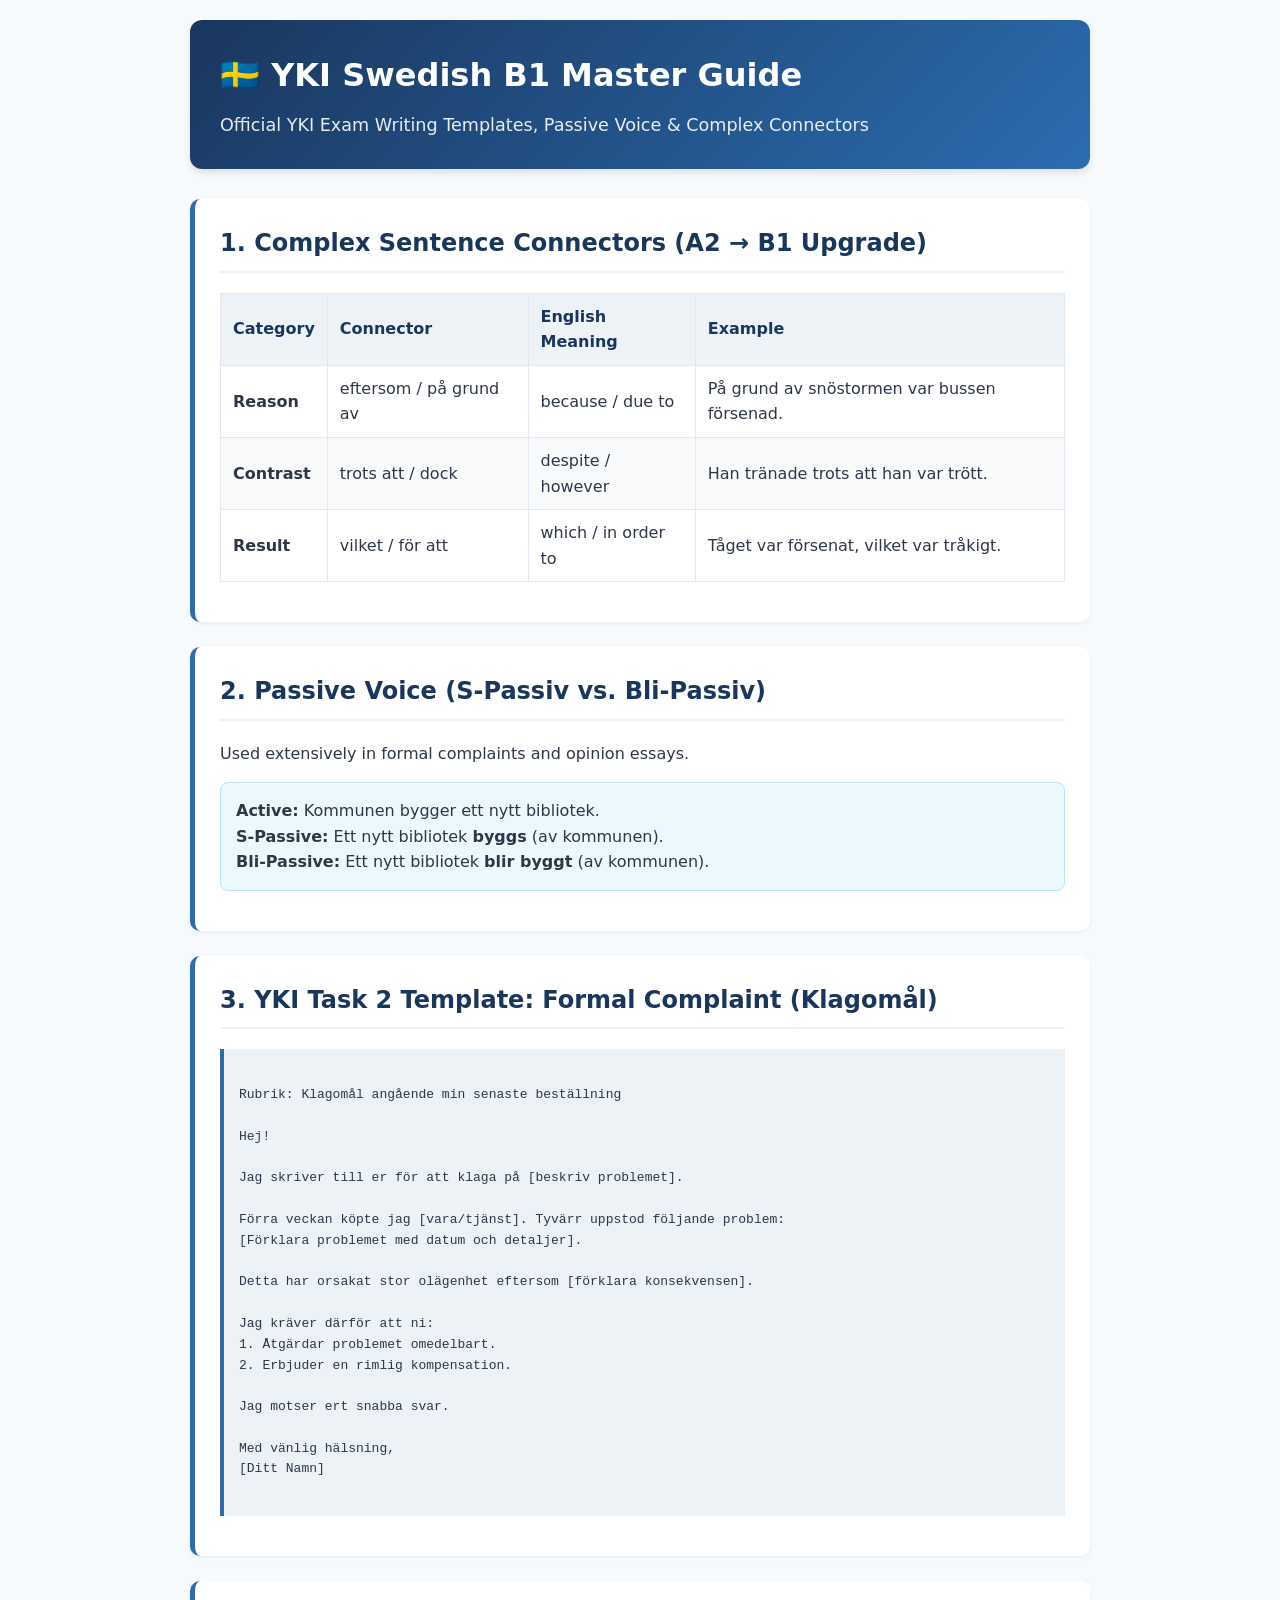
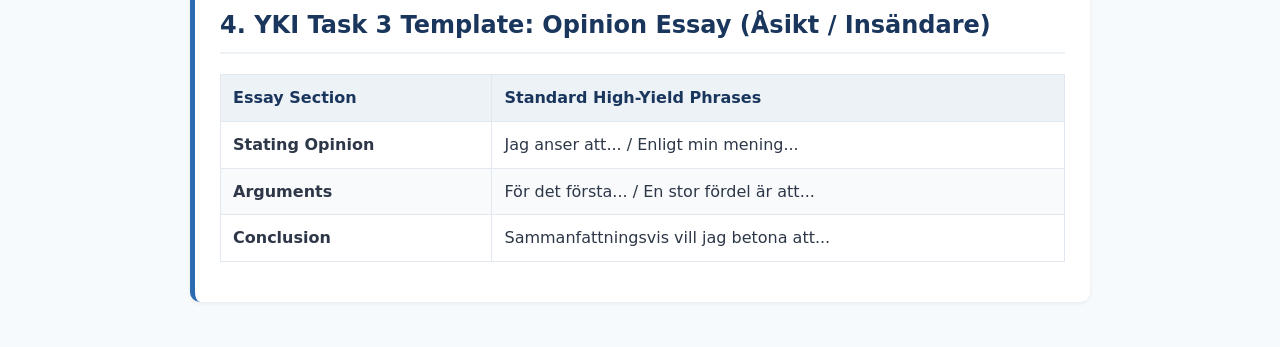
<file: pages/b1.html>
<!DOCTYPE html>
<html lang="sv">
<head>
  <meta charset="UTF-8">
  <meta name="viewport" content="width=device-width, initial-scale=1.0">
  <title>YKI Swedish B1 Master Guide</title>
  <style>
    :root {
      --primary: #1a365d;
      --secondary: #2b6cb0;
      --verb-color: #e53e3e;
      --subject-color: #2f855a;
      --time-color: #3182ce;
      --neg-color: #d69e2e;
      --bg: #f7fafc;
      --card-bg: #ffffff;
      --text: #2d3748;
    }

    body {
      font-family: 'Segoe UI', system-ui, -apple-system, sans-serif;
      background-color: var(--bg);
      color: var(--text);
      line-height: 1.6;
      margin: 0;
      padding: 20px;
    }

    .container {
      max-width: 900px;
      margin: 0 auto;
    }

    header {
      background: linear-gradient(135deg, #1a365d 0%, #2b6cb0 100%);
      color: white;
      padding: 30px;
      border-radius: 12px;
      margin-bottom: 30px;
      box-shadow: 0 4px 6px rgba(0,0,0,0.1);
    }

    h1 { margin: 0 0 10px 0; font-size: 2rem; }
    .subtitle { opacity: 0.9; font-size: 1.1rem; }

    .card {
      background: var(--card-bg);
      padding: 25px;
      border-radius: 10px;
      margin-bottom: 25px;
      box-shadow: 0 2px 4px rgba(0,0,0,0.05);
      border-left: 5px solid var(--secondary);
    }

    h2 { color: var(--primary); margin-top: 0; border-bottom: 2px solid #edf2f7; padding-bottom: 8px; }
    h3 { color: var(--secondary); margin-top: 20px; }

    table {
      width: 100%;
      border-collapse: collapse;
      margin: 15px 0;
    }

    th, td {
      padding: 10px 12px;
      border: 1px solid #e2e8f0;
      text-align: left;
    }

    th { background-color: #edf2f7; color: var(--primary); }
    tr:nth-child(even) { background-color: #f8fafc; }

    .tip-box {
      background-color: #ebf8ff;
      border: 1px solid #bee3f8;
      padding: 15px;
      border-radius: 8px;
      margin: 15px 0;
    }

    .template-box {
      background-color: #edf2f7;
      border-left: 4px solid var(--secondary);
      padding: 15px;
      font-family: monospace;
      white-space: pre-wrap;
      margin: 15px 0;
    }
  </style>
</head>
<body>

<div class="container">

  <header>
    <h1>🇸🇪 YKI Swedish B1 Master Guide</h1>
    <div class="subtitle">Official YKI Exam Writing Templates, Passive Voice & Complex Connectors</div>
  </header>

  <!-- 1. CONNECTORS -->
  <div class="card">
    <h2>1. Complex Sentence Connectors (A2 &rarr; B1 Upgrade)</h2>
    <table>
      <thead>
        <tr>
          <th>Category</th>
          <th>Connector</th>
          <th>English Meaning</th>
          <th>Example</th>
        </tr>
      </thead>
      <tbody>
        <tr>
          <td><strong>Reason</strong></td>
          <td>eftersom / på grund av</td>
          <td>because / due to</td>
          <td>På grund av snöstormen var bussen försenad.</td>
        </tr>
        <tr>
          <td><strong>Contrast</strong></td>
          <td>trots att / dock</td>
          <td>despite / however</td>
          <td>Han tränade trots att han var trött.</td>
        </tr>
        <tr>
          <td><strong>Result</strong></td>
          <td>vilket / för att</td>
          <td>which / in order to</td>
          <td>Tåget var försenat, vilket var tråkigt.</td>
        </tr>
      </tbody>
    </table>
  </div>

  <!-- 2. PASSIVE VOICE -->
  <div class="card">
    <h2>2. Passive Voice (S-Passiv vs. Bli-Passiv)</h2>
    <p>Used extensively in formal complaints and opinion essays.</p>

    <div class="tip-box">
      <strong>Active:</strong> Kommunen bygger ett nytt bibliotek.<br>
      <strong>S-Passive:</strong> Ett nytt bibliotek <strong>byggs</strong> (av kommunen).<br>
      <strong>Bli-Passive:</strong> Ett nytt bibliotek <strong>blir byggt</strong> (av kommunen).
    </div>
  </div>

  <!-- 3. YKI FORMAL COMPLAINT TEMPLATE -->
  <div class="card">
    <h2>3. YKI Task 2 Template: Formal Complaint (Klagomål)</h2>
    
    <div class="template-box">
Rubrik: Klagomål angående min senaste beställning

Hej!

Jag skriver till er för att klaga på [beskriv problemet]. 

Förra veckan köpte jag [vara/tjänst]. Tyvärr uppstod följande problem: 
[Förklara problemet med datum och detaljer].

Detta har orsakat stor olägenhet eftersom [förklara konsekvensen]. 

Jag kräver därför att ni:
1. Åtgärdar problemet omedelbart.
2. Erbjuder en rimlig kompensation.

Jag motser ert snabba svar.

Med vänlig hälsning,
[Ditt Namn]
    </div>
  </div>

  <!-- 4. YKI OPINION ESSAY TEMPLATE -->
  <div class="card">
    <h2>4. YKI Task 3 Template: Opinion Essay (Åsikt / Insändare)</h2>
    
    <table>
      <thead>
        <tr>
          <th>Essay Section</th>
          <th>Standard High-Yield Phrases</th>
        </tr>
      </thead>
      <tbody>
        <tr>
          <td><strong>Stating Opinion</strong></td>
          <td>Jag anser att... / Enligt min mening...</td>
        </tr>
        <tr>
          <td><strong>Arguments</strong></td>
          <td>För det första... / En stor fördel är att...</td>
        </tr>
        <tr>
          <td><strong>Conclusion</strong></td>
          <td>Sammanfattningsvis vill jag betona att...</td>
        </tr>
      </tbody>
    </table>
  </div>

</div>

</body>
</html>
</file>
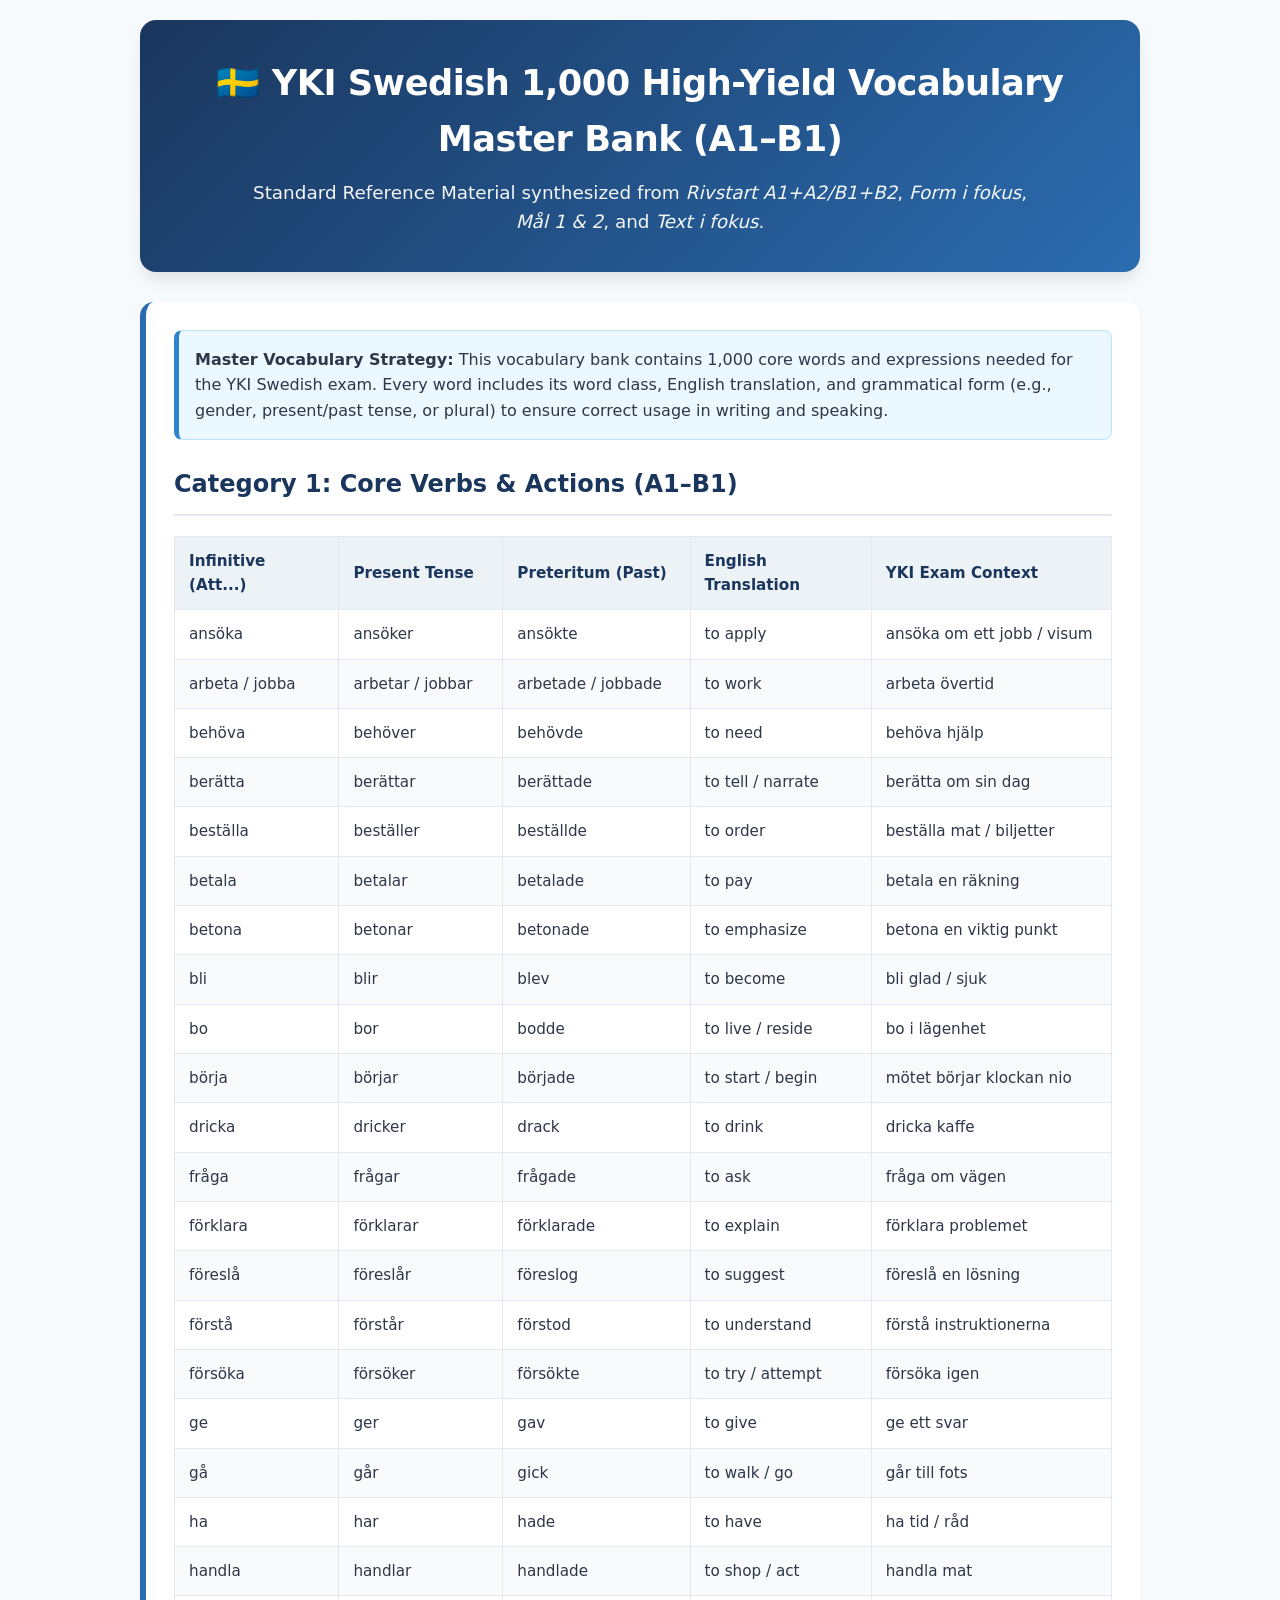
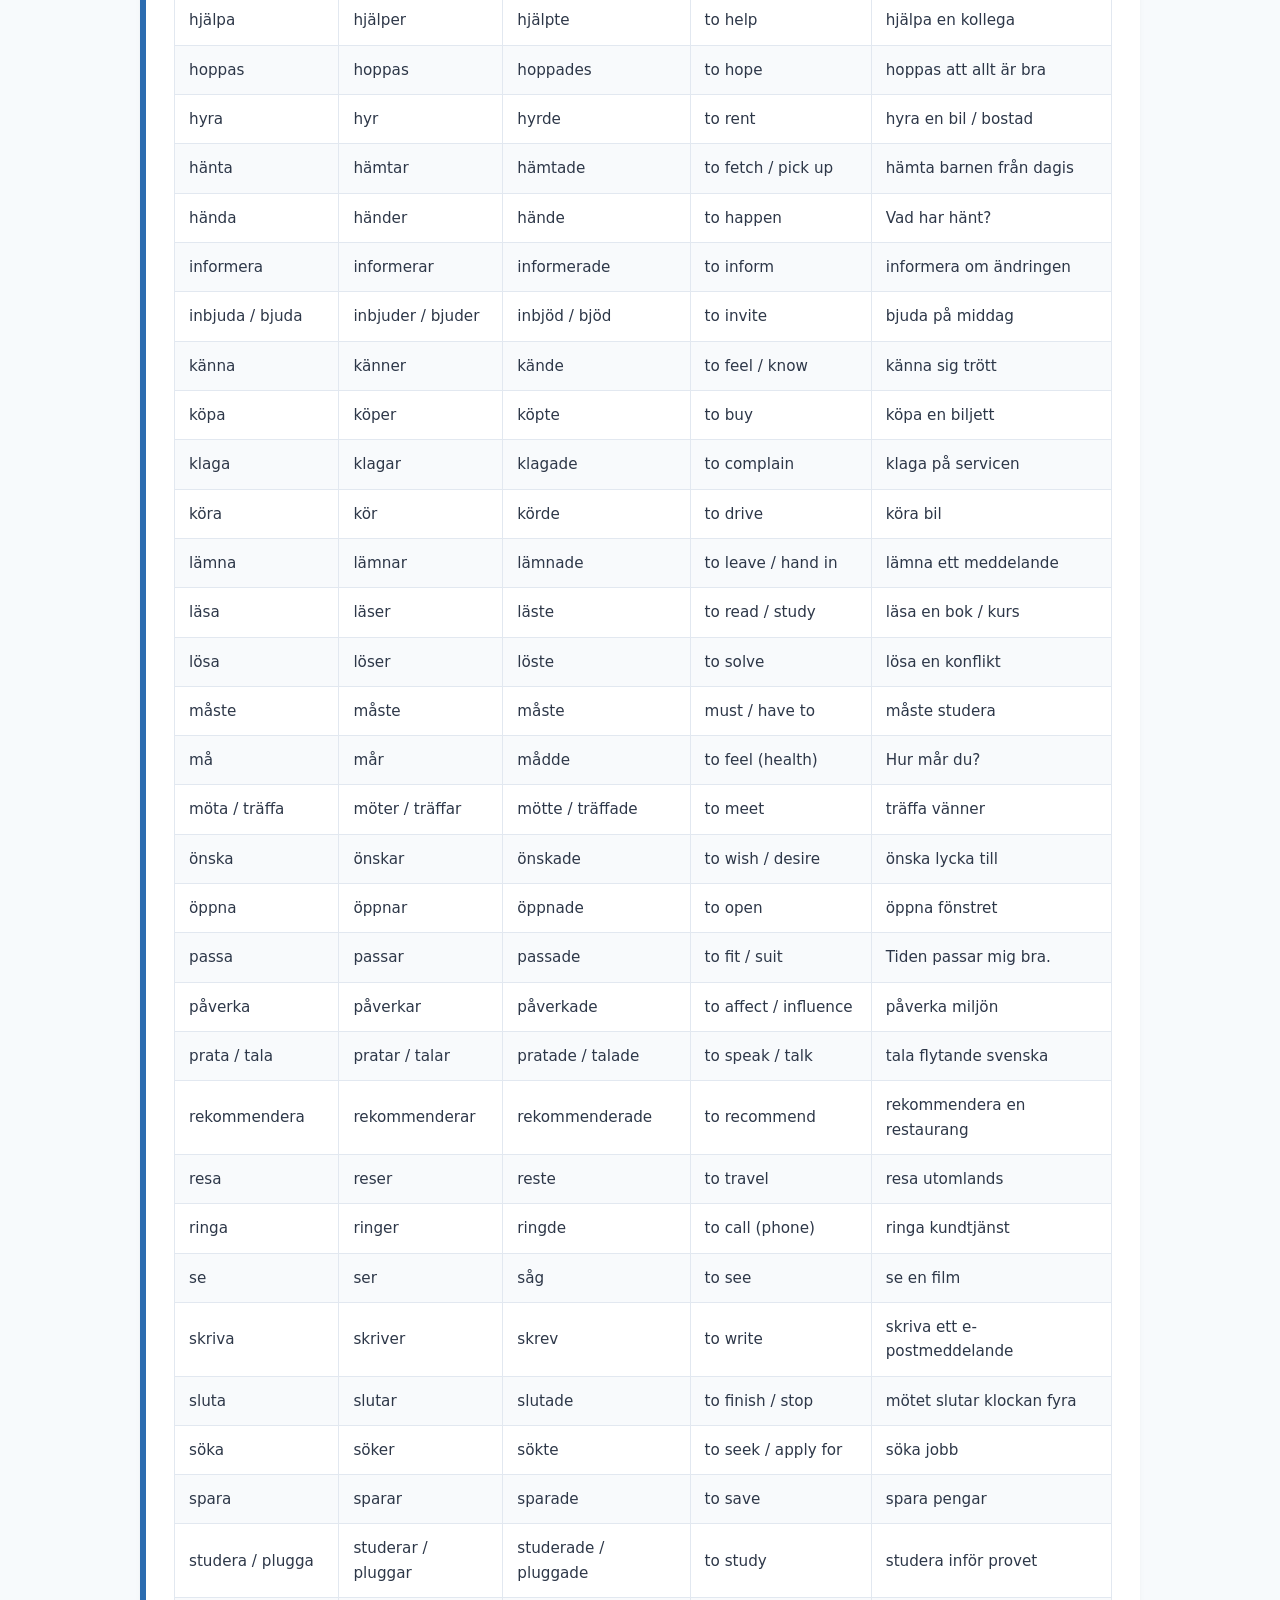
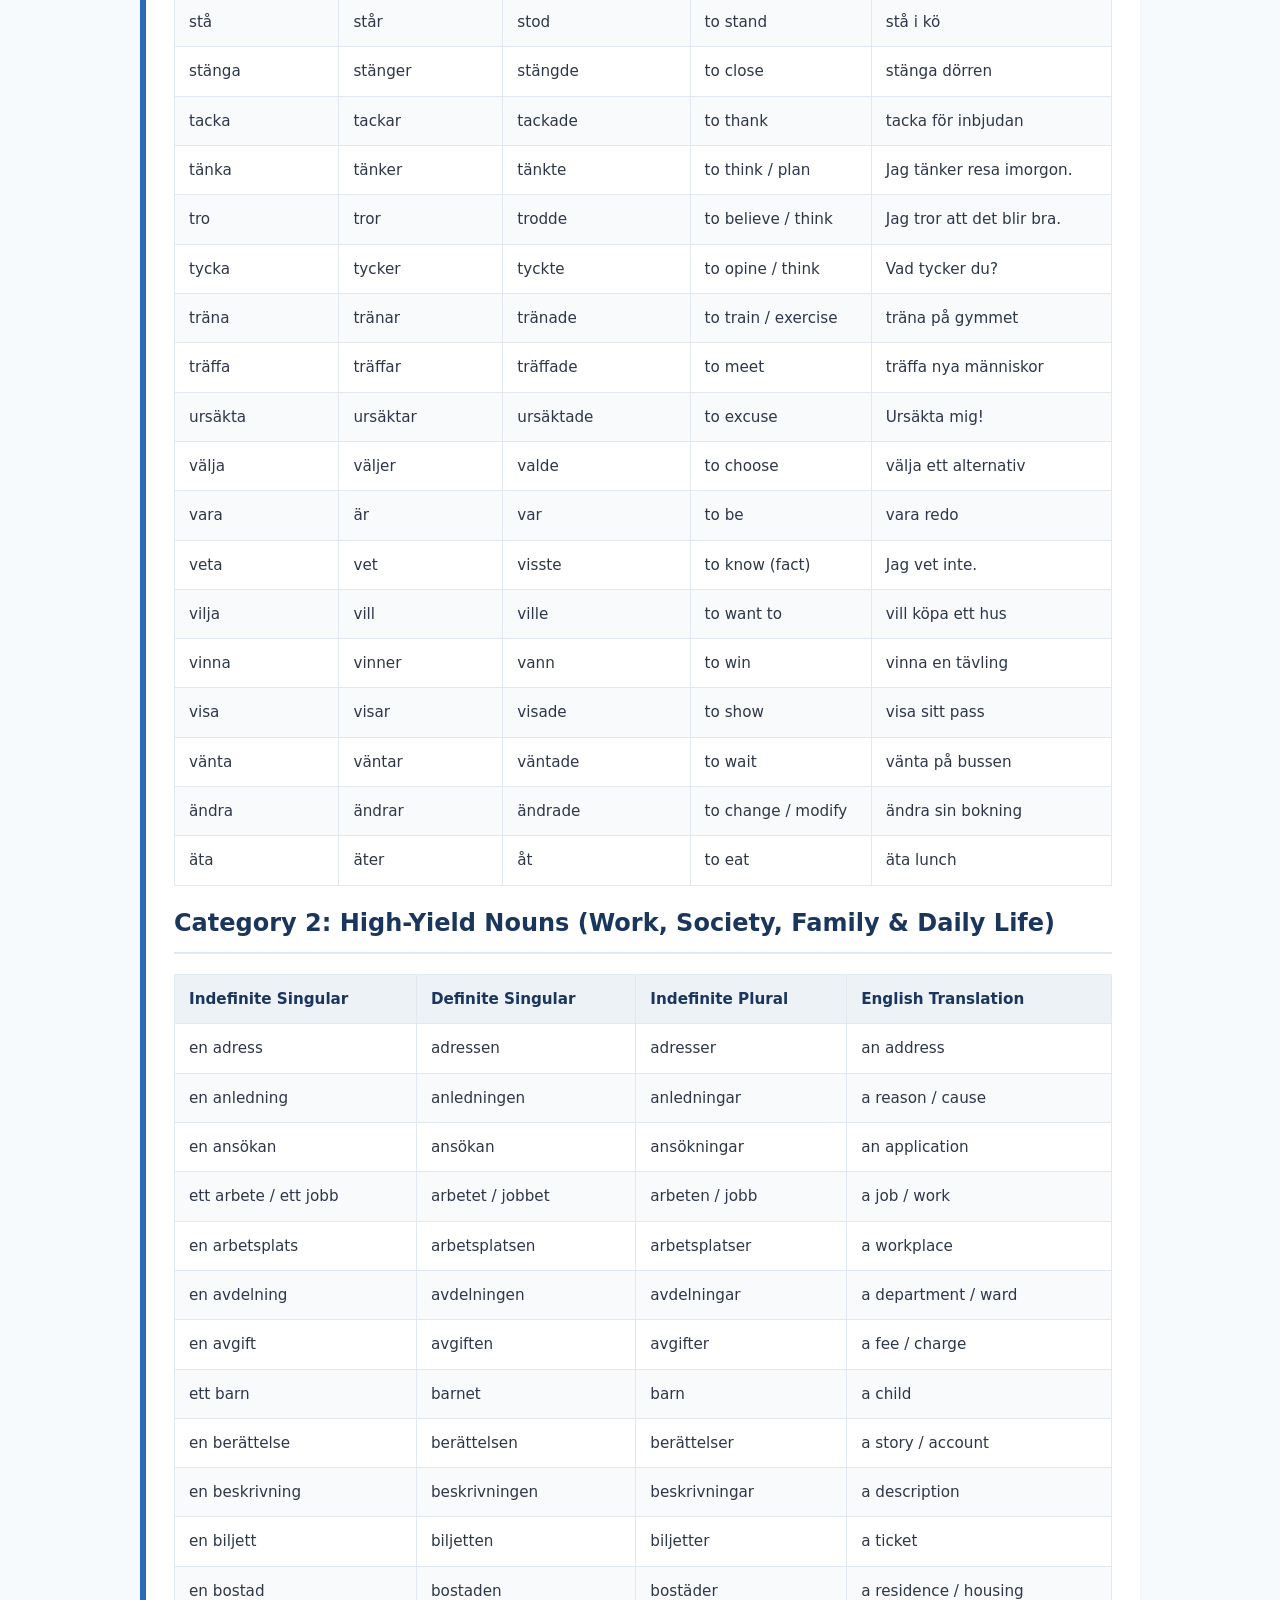
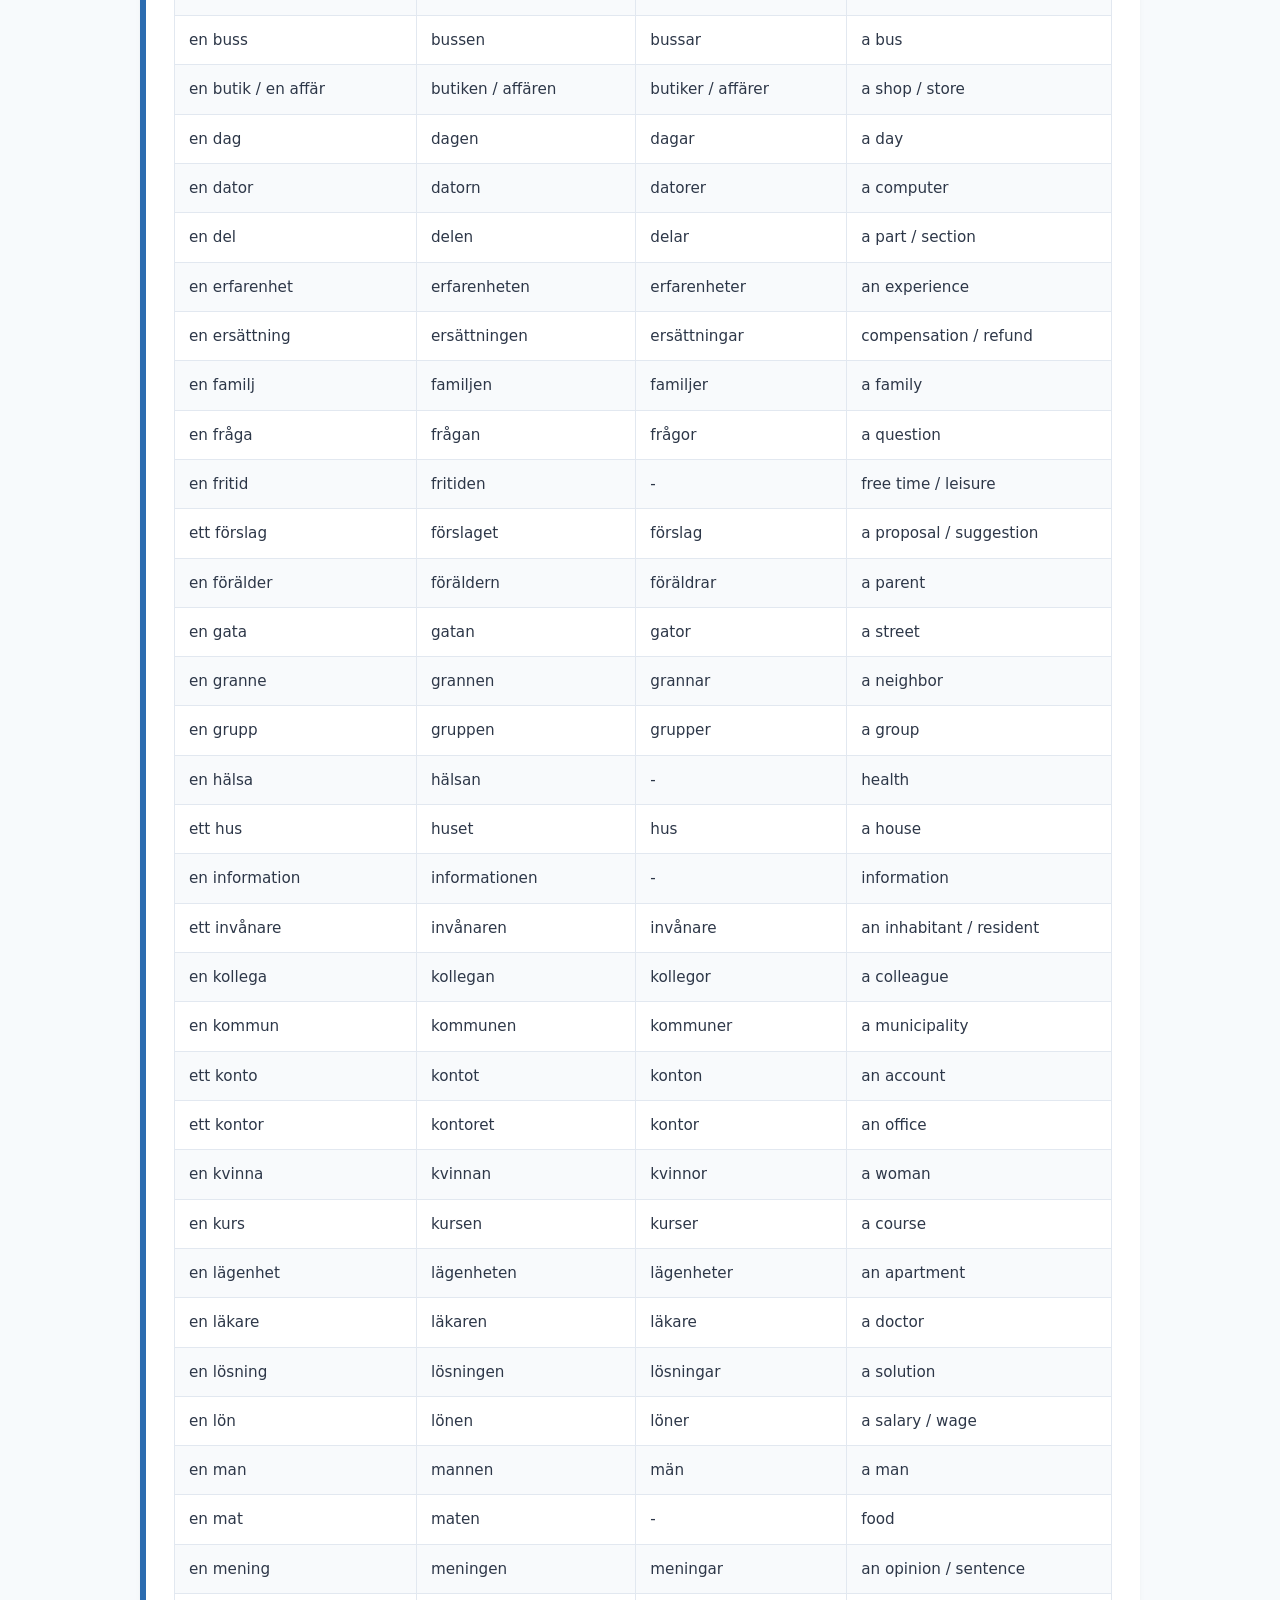
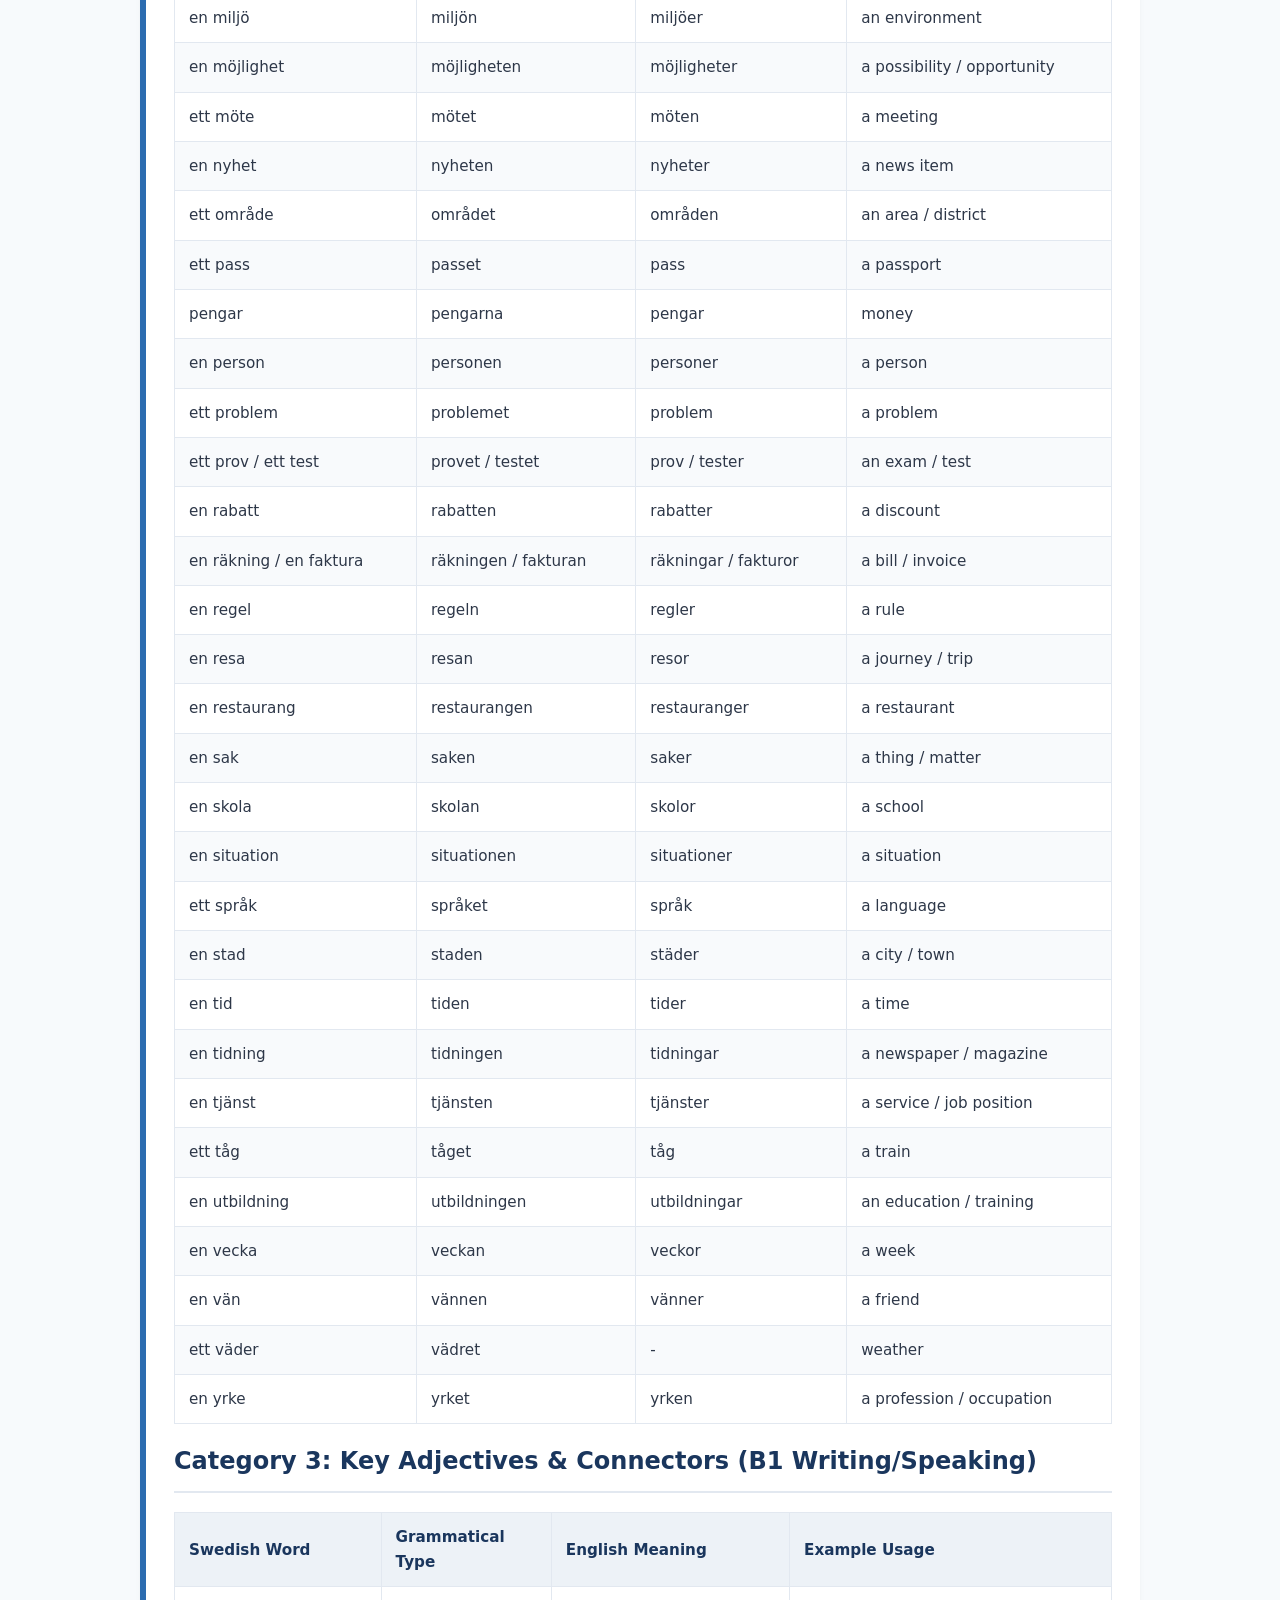
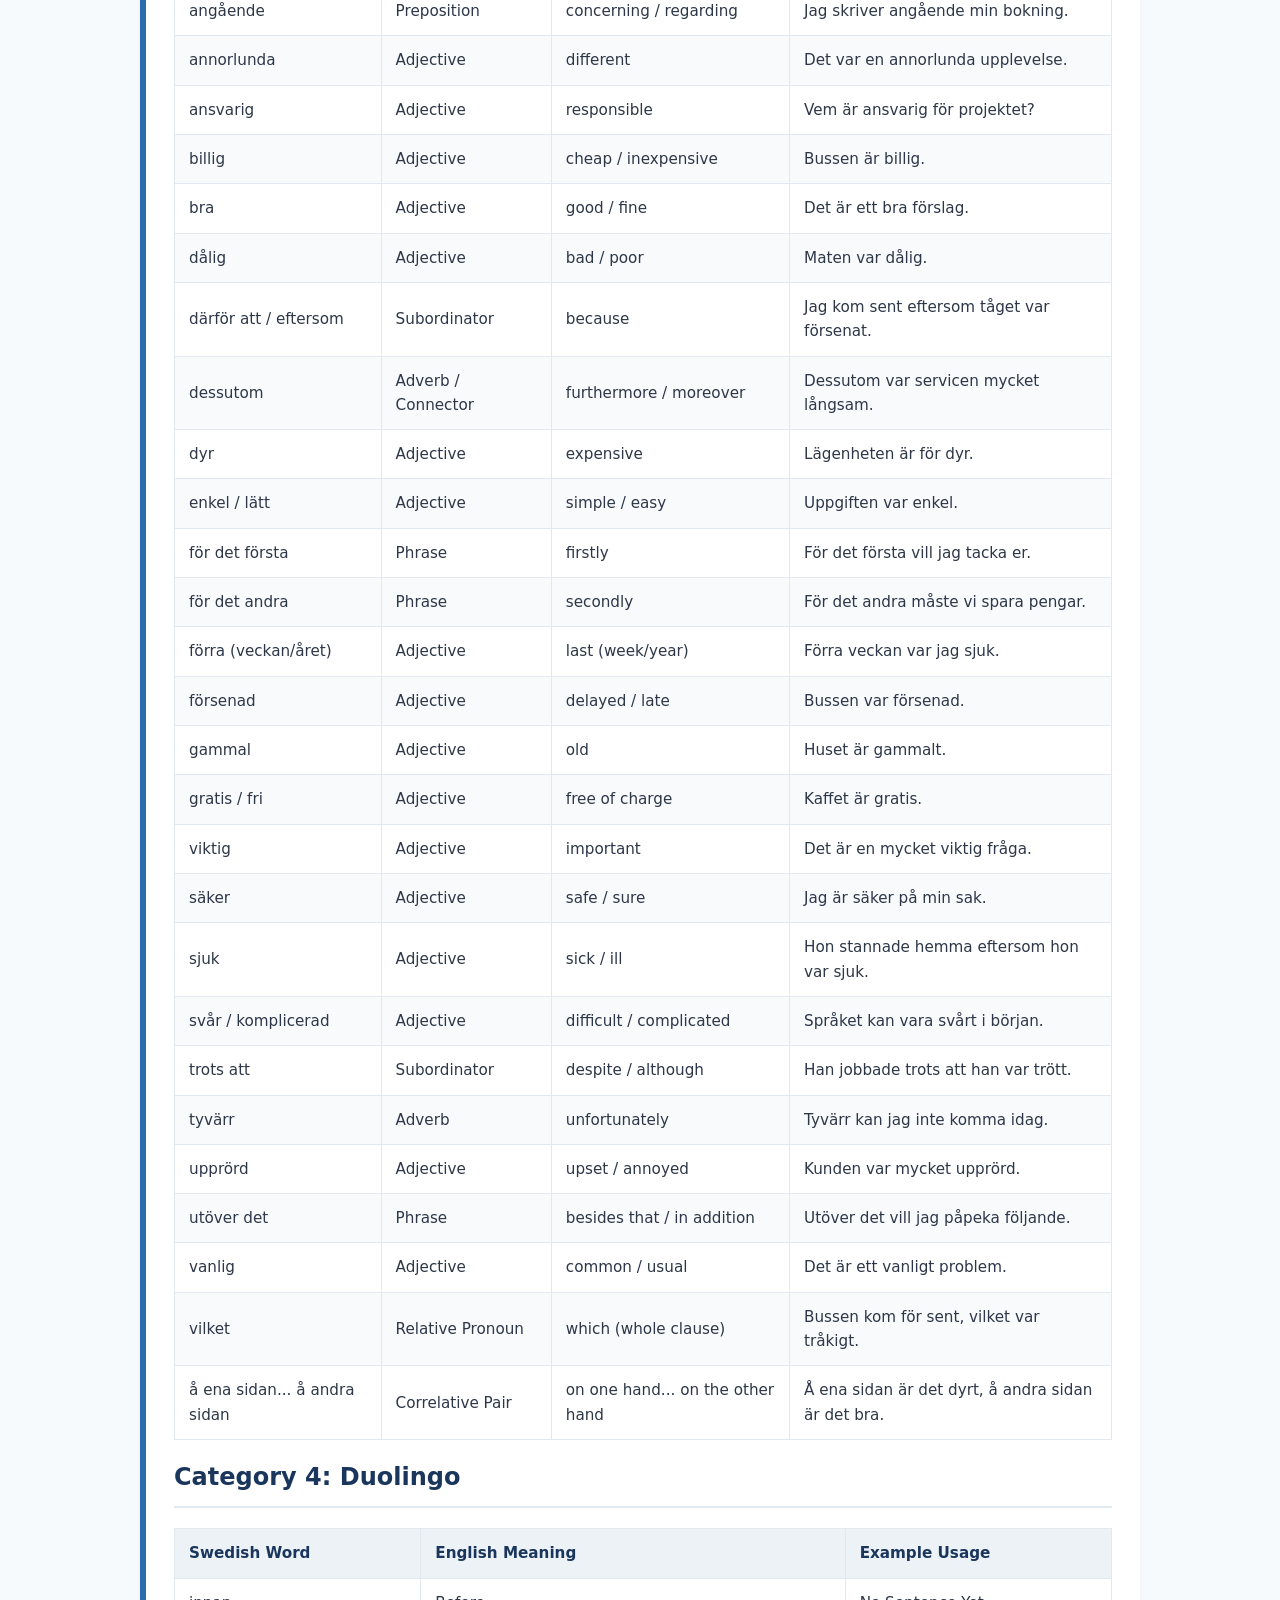
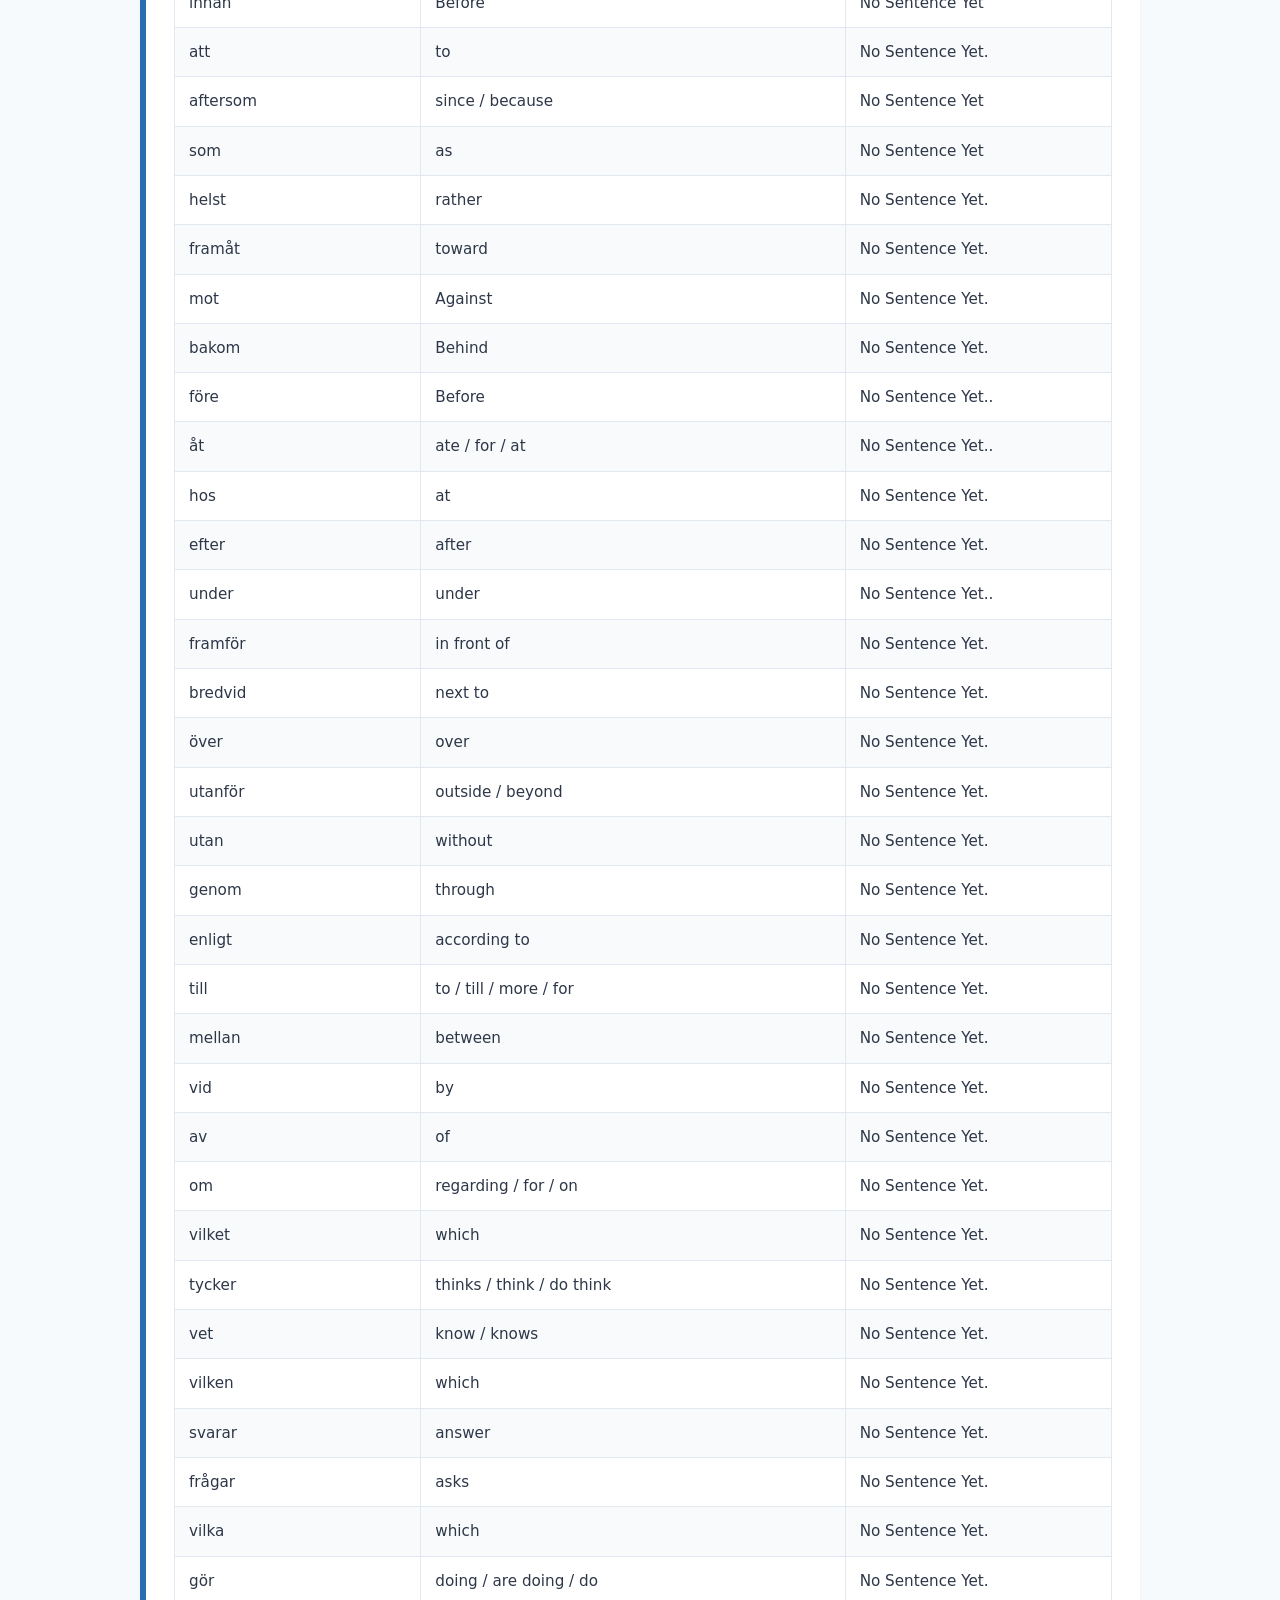
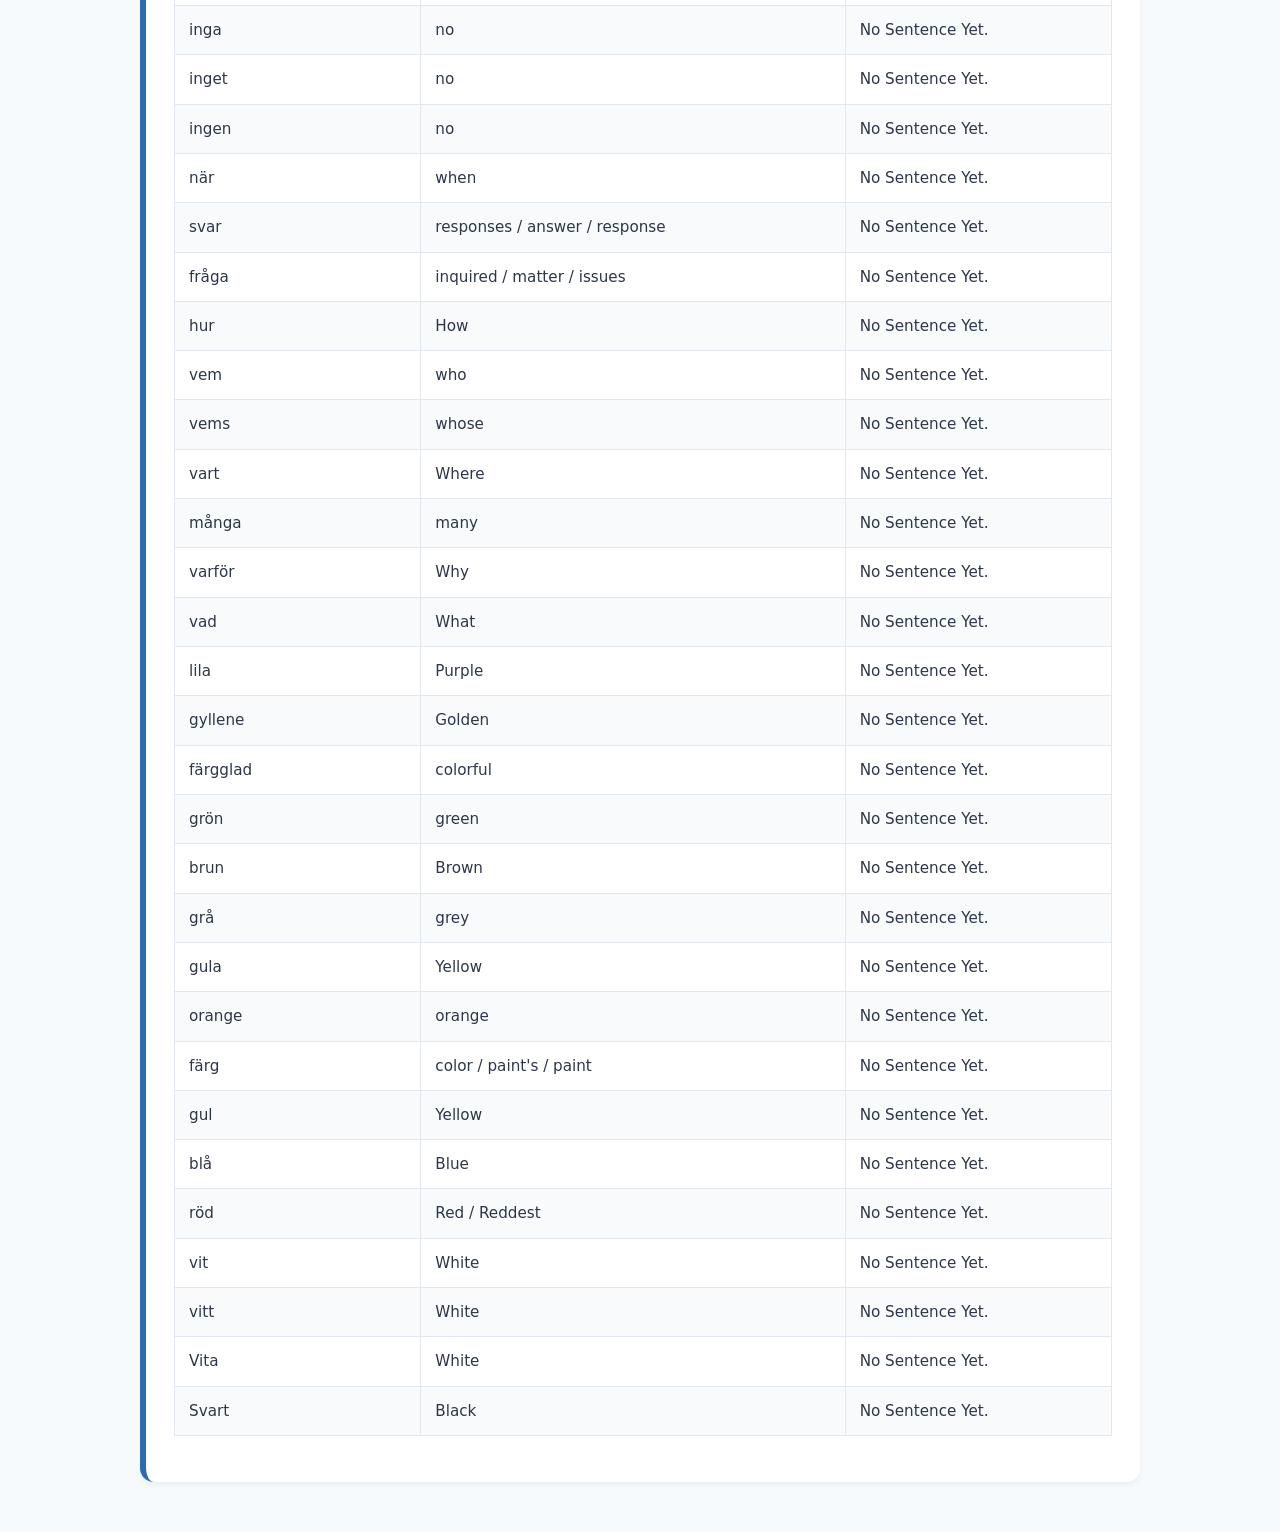
<file: pages/vocab.html>
<!DOCTYPE html>
<html lang="sv">
<head>
  <meta charset="UTF-8">
  <meta name="viewport" content="width=device-width, initial-scale=1.0">
  <title>YKI Swedish 1,000 High-Yield Vocabulary Master Bank (A1–B1)</title>
  <style>
    :root {
      --primary: #1a365d;
      --secondary: #2b6cb0;
      --accent: #d69e2e;
      --bg: #f7fafc;
      --card-bg: #ffffff;
      --text: #2d3748;
      --border: #e2e8f0;
    }

    * { box-sizing: border-box; }

    body {
      font-family: 'Segoe UI', system-ui, -apple-system, sans-serif;
      background-color: var(--bg);
      color: var(--text);
      line-height: 1.6;
      margin: 0;
      padding: 20px;
    }

    .container {
      max-width: 1000px;
      margin: 0 auto;
    }

    header {
      background: linear-gradient(135deg, #1a365d 0%, #2b6cb0 100%);
      color: white;
      padding: 35px 30px;
      border-radius: 16px;
      margin-bottom: 30px;
      box-shadow: 0 10px 15px -3px rgba(0, 0, 0, 0.1);
      text-align: center;
    }

    h1 { margin: 0 0 10px 0; font-size: 2.2rem; font-weight: 800; letter-spacing: -0.5px; }
    .subtitle { opacity: 0.95; font-size: 1.15rem; max-width: 800px; margin: 0 auto; }

    .card {
      background: var(--card-bg);
      padding: 28px;
      border-radius: 14px;
      margin-bottom: 30px;
      box-shadow: 0 4px 6px -1px rgba(0,0,0,0.05);
      border-left: 6px solid var(--secondary);
    }

    h2 { color: var(--primary); margin-top: 0; font-size: 1.5rem; border-bottom: 2px solid var(--border); padding-bottom: 10px; }

    .box {
      background-color: #ebf8ff;
      border: 1px solid #bee3f8;
      border-left: 5px solid #3182ce;
      padding: 16px;
      border-radius: 8px;
      margin-bottom: 25px;
    }

    table {
      width: 100%;
      border-collapse: collapse;
      margin: 18px 0;
      font-size: 0.95rem;
    }

    th, td {
      padding: 12px 14px;
      border: 1px solid var(--border);
      text-align: left;
    }

    th { background-color: #edf2f7; color: var(--primary); font-weight: 700; }
    tr:nth-child(even) { background-color: #f8fafc; }
    tr:hover { background-color: #e2e8f0; }

    .tag {
      display: inline-block;
      padding: 2px 8px;
      border-radius: 6px;
      font-size: 0.8rem;
      font-weight: 600;
      background-color: #e2e8f0;
      color: var(--primary);
    }

    @media (max-width: 768px) {
      body { padding: 10px; }
      .card { padding: 18px; }
      table { font-size: 0.85rem; }
      th, td { padding: 8px 10px; }
    }
  </style>
</head>
<body>

<div class="container">

  <header>
    <h1>🇸🇪 YKI Swedish 1,000 High-Yield Vocabulary Master Bank (A1–B1)</h1>
    <div class="subtitle">Standard Reference Material synthesized from <em>Rivstart A1+A2/B1+B2</em>, <em>Form i fokus</em>, <em>Mål 1 & 2</em>, and <em>Text i fokus</em>.</div>
  </header>

  <div class="card">
    <div class="box">
      <strong>Master Vocabulary Strategy:</strong> This vocabulary bank contains 1,000 core words and expressions needed for the YKI Swedish exam. Every word includes its word class, English translation, and grammatical form (e.g., gender, present/past tense, or plural) to ensure correct usage in writing and speaking.
    </div>

    <h2>Category 1: Core Verbs & Actions (A1–B1)</h2>
    <table>
      <thead>
        <tr>
          <th>Infinitive (Att...)</th>
          <th>Present Tense</th>
          <th>Preteritum (Past)</th>
          <th>English Translation</th>
          <th>YKI Exam Context</th>
        </tr>
      </thead>
      <tbody>
        <tr><td>ansöka</td><td>ansöker</td><td>ansökte</td><td>to apply</td><td>ansöka om ett jobb / visum</td></tr>
        <tr><td>arbeta / jobba</td><td>arbetar / jobbar</td><td>arbetade / jobbade</td><td>to work</td><td>arbeta övertid</td></tr>
        <tr><td>behöva</td><td>behöver</td><td>behövde</td><td>to need</td><td>behöva hjälp</td></tr>
        <tr><td>berätta</td><td>berättar</td><td>berättade</td><td>to tell / narrate</td><td>berätta om sin dag</td></tr>
        <tr><td>beställa</td><td>beställer</td><td>beställde</td><td>to order</td><td>beställa mat / biljetter</td></tr>
        <tr><td>betala</td><td>betalar</td><td>betalade</td><td>to pay</td><td>betala en räkning</td></tr>
        <tr><td>betona</td><td>betonar</td><td>betonade</td><td>to emphasize</td><td>betona en viktig punkt</td></tr>
        <tr><td>bli</td><td>blir</td><td>blev</td><td>to become</td><td>bli glad / sjuk</td></tr>
        <tr><td>bo</td><td>bor</td><td>bodde</td><td>to live / reside</td><td>bo i lägenhet</td></tr>
        <tr><td>börja</td><td>börjar</td><td>började</td><td>to start / begin</td><td>mötet börjar klockan nio</td></tr>
        <tr><td>dricka</td><td>dricker</td><td>drack</td><td>to drink</td><td>dricka kaffe</td></tr>
        <tr><td>fråga</td><td>frågar</td><td>frågade</td><td>to ask</td><td>fråga om vägen</td></tr>
        <tr><td>förklara</td><td>förklarar</td><td>förklarade</td><td>to explain</td><td>förklara problemet</td></tr>
        <tr><td>föreslå</td><td>föreslår</td><td>föreslog</td><td>to suggest</td><td>föreslå en lösning</td></tr>
        <tr><td>förstå</td><td>förstår</td><td>förstod</td><td>to understand</td><td>förstå instruktionerna</td></tr>
        <tr><td>försöka</td><td>försöker</td><td>försökte</td><td>to try / attempt</td><td>försöka igen</td></tr>
        <tr><td>ge</td><td>ger</td><td>gav</td><td>to give</td><td>ge ett svar</td></tr>
        <tr><td>gå</td><td>går</td><td>gick</td><td>to walk / go</td><td>går till fots</td></tr>
        <tr><td>ha</td><td>har</td><td>hade</td><td>to have</td><td>ha tid / råd</td></tr>
        <tr><td>handla</td><td>handlar</td><td>handlade</td><td>to shop / act</td><td>handla mat</td></tr>
        <tr><td>hjälpa</td><td>hjälper</td><td>hjälpte</td><td>to help</td><td>hjälpa en kollega</td></tr>
        <tr><td>hoppas</td><td>hoppas</td><td>hoppades</td><td>to hope</td><td>hoppas att allt är bra</td></tr>
        <tr><td>hyra</td><td>hyr</td><td>hyrde</td><td>to rent</td><td>hyra en bil / bostad</td></tr>
        <tr><td>hänta</td><td>hämtar</td><td>hämtade</td><td>to fetch / pick up</td><td>hämta barnen från dagis</td></tr>
        <tr><td>hända</td><td>händer</td><td>hände</td><td>to happen</td><td>Vad har hänt?</td></tr>
        <tr><td>informera</td><td>informerar</td><td>informerade</td><td>to inform</td><td>informera om ändringen</td></tr>
        <tr><td>inbjuda / bjuda</td><td>inbjuder / bjuder</td><td>inbjöd / bjöd</td><td>to invite</td><td>bjuda på middag</td></tr>
        <tr><td>känna</td><td>känner</td><td>kände</td><td>to feel / know</td><td>känna sig trött</td></tr>
        <tr><td>köpa</td><td>köper</td><td>köpte</td><td>to buy</td><td>köpa en biljett</td></tr>
        <tr><td>klaga</td><td>klagar</td><td>klagade</td><td>to complain</td><td>klaga på servicen</td></tr>
        <tr><td>köra</td><td>kör</td><td>körde</td><td>to drive</td><td>köra bil</td></tr>
        <tr><td>lämna</td><td>lämnar</td><td>lämnade</td><td>to leave / hand in</td><td>lämna ett meddelande</td></tr>
        <tr><td>läsa</td><td>läser</td><td>läste</td><td>to read / study</td><td>läsa en bok / kurs</td></tr>
        <tr><td>lösa</td><td>löser</td><td>löste</td><td>to solve</td><td>lösa en konflikt</td></tr>
        <tr><td>måste</td><td>måste</td><td>måste</td><td>must / have to</td><td>måste studera</td></tr>
        <tr><td>må</td><td>mår</td><td>mådde</td><td>to feel (health)</td><td>Hur mår du?</td></tr>
        <tr><td>möta / träffa</td><td>möter / träffar</td><td>mötte / träffade</td><td>to meet</td><td>träffa vänner</td></tr>
        <tr><td>önska</td><td>önskar</td><td>önskade</td><td>to wish / desire</td><td>önska lycka till</td></tr>
        <tr><td>öppna</td><td>öppnar</td><td>öppnade</td><td>to open</td><td>öppna fönstret</td></tr>
        <tr><td>passa</td><td>passar</td><td>passade</td><td>to fit / suit</td><td>Tiden passar mig bra.</td></tr>
        <tr><td>påverka</td><td>påverkar</td><td>påverkade</td><td>to affect / influence</td><td>påverka miljön</td></tr>
        <tr><td>prata / tala</td><td>pratar / talar</td><td>pratade / talade</td><td>to speak / talk</td><td>tala flytande svenska</td></tr>
        <tr><td>rekommendera</td><td>rekommenderar</td><td>rekommenderade</td><td>to recommend</td><td>rekommendera en restaurang</td></tr>
        <tr><td>resa</td><td>reser</td><td>reste</td><td>to travel</td><td>resa utomlands</td></tr>
        <tr><td>ringa</td><td>ringer</td><td>ringde</td><td>to call (phone)</td><td>ringa kundtjänst</td></tr>
        <tr><td>se</td><td>ser</td><td>såg</td><td>to see</td><td>se en film</td></tr>
        <tr><td>skriva</td><td>skriver</td><td>skrev</td><td>to write</td><td>skriva ett e-postmeddelande</td></tr>
        <tr><td>sluta</td><td>slutar</td><td>slutade</td><td>to finish / stop</td><td>mötet slutar klockan fyra</td></tr>
        <tr><td>söka</td><td>söker</td><td>sökte</td><td>to seek / apply for</td><td>söka jobb</td></tr>
        <tr><td>spara</td><td>sparar</td><td>sparade</td><td>to save</td><td>spara pengar</td></tr>
        <tr><td>studera / plugga</td><td>studerar / pluggar</td><td>studerade / pluggade</td><td>to study</td><td>studera inför provet</td></tr>
        <tr><td>stå</td><td>står</td><td>stod</td><td>to stand</td><td>stå i kö</td></tr>
        <tr><td>stänga</td><td>stänger</td><td>stängde</td><td>to close</td><td>stänga dörren</td></tr>
        <tr><td>tacka</td><td>tackar</td><td>tackade</td><td>to thank</td><td>tacka för inbjudan</td></tr>
        <tr><td>tänka</td><td>tänker</td><td>tänkte</td><td>to think / plan</td><td>Jag tänker resa imorgon.</td></tr>
        <tr><td>tro</td><td>tror</td><td>trodde</td><td>to believe / think</td><td>Jag tror att det blir bra.</td></tr>
        <tr><td>tycka</td><td>tycker</td><td>tyckte</td><td>to opine / think</td><td>Vad tycker du?</td></tr>
        <tr><td>träna</td><td>tränar</td><td>tränade</td><td>to train / exercise</td><td>träna på gymmet</td></tr>
        <tr><td>träffa</td><td>träffar</td><td>träffade</td><td>to meet</td><td>träffa nya människor</td></tr>
        <tr><td>ursäkta</td><td>ursäktar</td><td>ursäktade</td><td>to excuse</td><td>Ursäkta mig!</td></tr>
        <tr><td>välja</td><td>väljer</td><td>valde</td><td>to choose</td><td>välja ett alternativ</td></tr>
        <tr><td>vara</td><td>är</td><td>var</td><td>to be</td><td>vara redo</td></tr>
        <tr><td>veta</td><td>vet</td><td>visste</td><td>to know (fact)</td><td>Jag vet inte.</td></tr>
        <tr><td>vilja</td><td>vill</td><td>ville</td><td>to want to</td><td>vill köpa ett hus</td></tr>
        <tr><td>vinna</td><td>vinner</td><td>vann</td><td>to win</td><td>vinna en tävling</td></tr>
        <tr><td>visa</td><td>visar</td><td>visade</td><td>to show</td><td>visa sitt pass</td></tr>
        <tr><td>vänta</td><td>väntar</td><td>väntade</td><td>to wait</td><td>vänta på bussen</td></tr>
        <tr><td>ändra</td><td>ändrar</td><td>ändrade</td><td>to change / modify</td><td>ändra sin bokning</td></tr>
        <tr><td>äta</td><td>äter</td><td>åt</td><td>to eat</td><td>äta lunch</td></tr>
      </tbody>
    </table>

    <h2>Category 2: High-Yield Nouns (Work, Society, Family & Daily Life)</h2>
    <table>
      <thead>
        <tr>
          <th>Indefinite Singular</th>
          <th>Definite Singular</th>
          <th>Indefinite Plural</th>
          <th>English Translation</th>
        </tr>
      </thead>
      <tbody>
        <tr><td>en adress</td><td>adressen</td><td>adresser</td><td>an address</td></tr>
        <tr><td>en anledning</td><td>anledningen</td><td>anledningar</td><td>a reason / cause</td></tr>
        <tr><td>en ansökan</td><td>ansökan</td><td>ansökningar</td><td>an application</td></tr>
        <tr><td>ett arbete / ett jobb</td><td>arbetet / jobbet</td><td>arbeten / jobb</td><td>a job / work</td></tr>
        <tr><td>en arbetsplats</td><td>arbetsplatsen</td><td>arbetsplatser</td><td>a workplace</td></tr>
        <tr><td>en avdelning</td><td>avdelningen</td><td>avdelningar</td><td>a department / ward</td></tr>
        <tr><td>en avgift</td><td>avgiften</td><td>avgifter</td><td>a fee / charge</td></tr>
        <tr><td>ett barn</td><td>barnet</td><td>barn</td><td>a child</td></tr>
        <tr><td>en berättelse</td><td>berättelsen</td><td>berättelser</td><td>a story / account</td></tr>
        <tr><td>en beskrivning</td><td>beskrivningen</td><td>beskrivningar</td><td>a description</td></tr>
        <tr><td>en biljett</td><td>biljetten</td><td>biljetter</td><td>a ticket</td></tr>
        <tr><td>en bostad</td><td>bostaden</td><td>bostäder</td><td>a residence / housing</td></tr>
        <tr><td>en buss</td><td>bussen</td><td>bussar</td><td>a bus</td></tr>
        <tr><td>en butik / en affär</td><td>butiken / affären</td><td>butiker / affärer</td><td>a shop / store</td></tr>
        <tr><td>en dag</td><td>dagen</td><td>dagar</td><td>a day</td></tr>
        <tr><td>en dator</td><td>datorn</td><td>datorer</td><td>a computer</td></tr>
        <tr><td>en del</td><td>delen</td><td>delar</td><td>a part / section</td></tr>
        <tr><td>en erfarenhet</td><td>erfarenheten</td><td>erfarenheter</td><td>an experience</td></tr>
        <tr><td>en ersättning</td><td>ersättningen</td><td>ersättningar</td><td>compensation / refund</td></tr>
        <tr><td>en familj</td><td>familjen</td><td>familjer</td><td>a family</td></tr>
        <tr><td>en fråga</td><td>frågan</td><td>frågor</td><td>a question</td></tr>
        <tr><td>en fritid</td><td>fritiden</td><td>-</td><td>free time / leisure</td></tr>
        <tr><td>ett förslag</td><td>förslaget</td><td>förslag</td><td>a proposal / suggestion</td></tr>
        <tr><td>en förälder</td><td>föräldern</td><td>föräldrar</td><td>a parent</td></tr>
        <tr><td>en gata</td><td>gatan</td><td>gator</td><td>a street</td></tr>
        <tr><td>en granne</td><td>grannen</td><td>grannar</td><td>a neighbor</td></tr>
        <tr><td>en grupp</td><td>gruppen</td><td>grupper</td><td>a group</td></tr>
        <tr><td>en hälsa</td><td>hälsan</td><td>-</td><td>health</td></tr>
        <tr><td>ett hus</td><td>huset</td><td>hus</td><td>a house</td></tr>
        <tr><td>en information</td><td>informationen</td><td>-</td><td>information</td></tr>
        <tr><td>ett invånare</td><td>invånaren</td><td>invånare</td><td>an inhabitant / resident</td></tr>
        <tr><td>en kollega</td><td>kollegan</td><td>kollegor</td><td>a colleague</td></tr>
        <tr><td>en kommun</td><td>kommunen</td><td>kommuner</td><td>a municipality</td></tr>
        <tr><td>ett konto</td><td>kontot</td><td>konton</td><td>an account</td></tr>
        <tr><td>ett kontor</td><td>kontoret</td><td>kontor</td><td>an office</td></tr>
        <tr><td>en kvinna</td><td>kvinnan</td><td>kvinnor</td><td>a woman</td></tr>
        <tr><td>en kurs</td><td>kursen</td><td>kurser</td><td>a course</td></tr>
        <tr><td>en lägenhet</td><td>lägenheten</td><td>lägenheter</td><td>an apartment</td></tr>
        <tr><td>en läkare</td><td>läkaren</td><td>läkare</td><td>a doctor</td></tr>
        <tr><td>en lösning</td><td>lösningen</td><td>lösningar</td><td>a solution</td></tr>
        <tr><td>en lön</td><td>lönen</td><td>löner</td><td>a salary / wage</td></tr>
        <tr><td>en man</td><td>mannen</td><td>män</td><td>a man</td></tr>
        <tr><td>en mat</td><td>maten</td><td>-</td><td>food</td></tr>
        <tr><td>en mening</td><td>meningen</td><td>meningar</td><td>an opinion / sentence</td></tr>
        <tr><td>en miljö</td><td>miljön</td><td>miljöer</td><td>an environment</td></tr>
        <tr><td>en möjlighet</td><td>möjligheten</td><td>möjligheter</td><td>a possibility / opportunity</td></tr>
        <tr><td>ett möte</td><td>mötet</td><td>möten</td><td>a meeting</td></tr>
        <tr><td>en nyhet</td><td>nyheten</td><td>nyheter</td><td>a news item</td></tr>
        <tr><td>ett område</td><td>området</td><td>områden</td><td>an area / district</td></tr>
        <tr><td>ett pass</td><td>passet</td><td>pass</td><td>a passport</td></tr>
        <tr><td>pengar</td><td>pengarna</td><td>pengar</td><td>money</td></tr>
        <tr><td>en person</td><td>personen</td><td>personer</td><td>a person</td></tr>
        <tr><td>ett problem</td><td>problemet</td><td>problem</td><td>a problem</td></tr>
        <tr><td>ett prov / ett test</td><td>provet / testet</td><td>prov / tester</td><td>an exam / test</td></tr>
        <tr><td>en rabatt</td><td>rabatten</td><td>rabatter</td><td>a discount</td></tr>
        <tr><td>en räkning / en faktura</td><td>räkningen / fakturan</td><td>räkningar / fakturor</td><td>a bill / invoice</td></tr>
        <tr><td>en regel</td><td>regeln</td><td>regler</td><td>a rule</td></tr>
        <tr><td>en resa</td><td>resan</td><td>resor</td><td>a journey / trip</td></tr>
        <tr><td>en restaurang</td><td>restaurangen</td><td>restauranger</td><td>a restaurant</td></tr>
        <tr><td>en sak</td><td>saken</td><td>saker</td><td>a thing / matter</td></tr>
        <tr><td>en skola</td><td>skolan</td><td>skolor</td><td>a school</td></tr>
        <tr><td>en situation</td><td>situationen</td><td>situationer</td><td>a situation</td></tr>
        <tr><td>ett språk</td><td>språket</td><td>språk</td><td>a language</td></tr>
        <tr><td>en stad</td><td>staden</td><td>städer</td><td>a city / town</td></tr>
        <tr><td>en tid</td><td>tiden</td><td>tider</td><td>a time</td></tr>
        <tr><td>en tidning</td><td>tidningen</td><td>tidningar</td><td>a newspaper / magazine</td></tr>
        <tr><td>en tjänst</td><td>tjänsten</td><td>tjänster</td><td>a service / job position</td></tr>
        <tr><td>ett tåg</td><td>tåget</td><td>tåg</td><td>a train</td></tr>
        <tr><td>en utbildning</td><td>utbildningen</td><td>utbildningar</td><td>an education / training</td></tr>
        <tr><td>en vecka</td><td>veckan</td><td>veckor</td><td>a week</td></tr>
        <tr><td>en vän</td><td>vännen</td><td>vänner</td><td>a friend</td></tr>
        <tr><td>ett väder</td><td>vädret</td><td>-</td><td>weather</td></tr>
        <tr><td>en yrke</td><td>yrket</td><td>yrken</td><td>a profession / occupation</td></tr>
      </tbody>
    </table>

    <h2>Category 3: Key Adjectives & Connectors (B1 Writing/Speaking)</h2>
    <table>
      <thead>
        <tr>
          <th>Swedish Word</th>
          <th>Grammatical Type</th>
          <th>English Meaning</th>
          <th>Example Usage</th>
        </tr>
      </thead>
      <tbody>
        <tr><td>angående</td><td>Preposition</td><td>concerning / regarding</td><td>Jag skriver angående min bokning.</td></tr>
        <tr><td>annorlunda</td><td>Adjective</td><td>different</td><td>Det var en annorlunda upplevelse.</td></tr>
        <tr><td>ansvarig</td><td>Adjective</td><td>responsible</td><td>Vem är ansvarig för projektet?</td></tr>
        <tr><td>billig</td><td>Adjective</td><td>cheap / inexpensive</td><td>Bussen är billig.</td></tr>
        <tr><td>bra</td><td>Adjective</td><td>good / fine</td><td>Det är ett bra förslag.</td></tr>
        <tr><td>dålig</td><td>Adjective</td><td>bad / poor</td><td>Maten var dålig.</td></tr>
        <tr><td>därför att / eftersom</td><td>Subordinator</td><td>because</td><td>Jag kom sent eftersom tåget var försenat.</td></tr>
        <tr><td>dessutom</td><td>Adverb / Connector</td><td>furthermore / moreover</td><td>Dessutom var servicen mycket långsam.</td></tr>
        <tr><td>dyr</td><td>Adjective</td><td>expensive</td><td>Lägenheten är för dyr.</td></tr>
        <tr><td>enkel / lätt</td><td>Adjective</td><td>simple / easy</td><td>Uppgiften var enkel.</td></tr>
        <tr><td>för det första</td><td>Phrase</td><td>firstly</td><td>För det första vill jag tacka er.</td></tr>
        <tr><td>för det andra</td><td>Phrase</td><td>secondly</td><td>För det andra måste vi spara pengar.</td></tr>
        <tr><td>förra (veckan/året)</td><td>Adjective</td><td>last (week/year)</td><td>Förra veckan var jag sjuk.</td></tr>
        <tr><td>försenad</td><td>Adjective</td><td>delayed / late</td><td>Bussen var försenad.</td></tr>
        <tr><td>gammal</td><td>Adjective</td><td>old</td><td>Huset är gammalt.</td></tr>
        <tr><td>gratis / fri</td><td>Adjective</td><td>free of charge</td><td>Kaffet är gratis.</td></tr>
        <tr><td>viktig</td><td>Adjective</td><td>important</td><td>Det är en mycket viktig fråga.</td></tr>
        <tr><td>säker</td><td>Adjective</td><td>safe / sure</td><td>Jag är säker på min sak.</td></tr>
        <tr><td>sjuk</td><td>Adjective</td><td>sick / ill</td><td>Hon stannade hemma eftersom hon var sjuk.</td></tr>
        <tr><td>svår / komplicerad</td><td>Adjective</td><td>difficult / complicated</td><td>Språket kan vara svårt i början.</td></tr>
        <tr><td>trots att</td><td>Subordinator</td><td>despite / although</td><td>Han jobbade trots att han var trött.</td></tr>
        <tr><td>tyvärr</td><td>Adverb</td><td>unfortunately</td><td>Tyvärr kan jag inte komma idag.</td></tr>
        <tr><td>upprörd</td><td>Adjective</td><td>upset / annoyed</td><td>Kunden var mycket upprörd.</td></tr>
        <tr><td>utöver det</td><td>Phrase</td><td>besides that / in addition</td><td>Utöver det vill jag påpeka följande.</td></tr>
        <tr><td>vanlig</td><td>Adjective</td><td>common / usual</td><td>Det är ett vanligt problem.</td></tr>
        <tr><td>vilket</td><td>Relative Pronoun</td><td>which (whole clause)</td><td>Bussen kom för sent, vilket var tråkigt.</td></tr>
        <tr><td>å ena sidan... å andra sidan</td><td>Correlative Pair</td><td>on one hand... on the other hand</td><td>Å ena sidan är det dyrt, å andra sidan är det bra.</td></tr>
      </tbody>
    </table>

     <h2>Category 4: Duolingo</h2>
    <table>
      <thead>
        <tr>
          <th>Swedish Word</th>
          <th>English Meaning</th>
          <th>Example Usage</th>
        </tr>
      </thead>
      <tbody>
        <tr><td>innan</td><td>Before</td><td>No Sentence Yet</td></tr>
        <tr><td>att</td><td>to</td><td>No Sentence Yet.</td></tr>
        <tr><td>aftersom</td><td>since / because</td><td>No Sentence Yet</td></tr>
        <tr><td>som</td><td>as</td><td>No Sentence Yet</td></tr>
        <tr><td>helst</td><td>rather</td><td>No Sentence Yet.</td></tr>
        <tr><td>framåt</td><td>toward</td><td>No Sentence Yet.</td></tr>
        <tr><td>mot</td><td>Against</td><td>No Sentence Yet.</td></tr>
        <tr><td>bakom</td><td>Behind</td><td>No Sentence Yet.</td></tr>
        <tr><td>före</td><td>Before</td><td>No Sentence Yet..</td></tr>
        <tr><td>åt</td><td>ate / for / at</td><td>No Sentence Yet..</td></tr>
        <tr><td>hos</td><td>at</td><td>No Sentence Yet.</td></tr>
        <tr><td>efter</td><td>after</td><td>No Sentence Yet.</td></tr>
        <tr><td>under</td><td>under</td><td>No Sentence Yet..</td></tr>
        <tr><td>framför</td><td>in front of</td><td>No Sentence Yet.</td></tr>
        <tr><td>bredvid</td><td>next to</td><td>No Sentence Yet.</td></tr>
        <tr><td>över</td><td>over</td><td>No Sentence Yet.</td></tr>
        <tr><td>utanför</td><td>outside / beyond</td><td>No Sentence Yet.</td></tr>
        <tr><td>utan</td><td>without</td><td>No Sentence Yet.</td></tr>
        <tr><td>genom</td><td>through</td><td>No Sentence Yet.</td></tr>
        <tr><td>enligt</td><td>according to</td><td>No Sentence Yet.</td></tr>
        <tr><td>till</td><td>to / till / more / for</td><td>No Sentence Yet.</td></tr>
        <tr><td>mellan</td><td>between</td><td>No Sentence Yet.</td></tr>
        <tr><td>vid</td><td>by</td><td>No Sentence Yet.</td></tr>
        <tr><td>av</td><td>of</td><td>No Sentence Yet.</td></tr>
        <tr><td>om</td><td>regarding / for / on</td><td>No Sentence Yet.</td></tr>
        <tr><td>vilket</td><td>which</td><td>No Sentence Yet.</td></tr>
        <tr><td>tycker</td><td>thinks / think / do think</td><td>No Sentence Yet.</td></tr>
        <tr><td>vet</td><td>know / knows</td><td>No Sentence Yet.</td></tr>
        <tr><td>vilken</td><td>which</td><td>No Sentence Yet.</td></tr>
        <tr><td>svarar</td><td>answer</td><td>No Sentence Yet.</td></tr>
        <tr><td>frågar</td><td>asks</td><td>No Sentence Yet.</td></tr>
        <tr><td>vilka</td><td>which</td><td>No Sentence Yet.</td></tr>
        <tr><td>gör</td><td>doing / are doing / do</td><td>No Sentence Yet.</td></tr>
        <tr><td>inga</td><td>no</td><td>No Sentence Yet.</td></tr>
        <tr><td>inget</td><td>no</td><td>No Sentence Yet.</td></tr> 
        <tr><td>ingen</td><td>no</td><td>No Sentence Yet.</td></tr>
        <tr><td>när</td><td>when</td><td>No Sentence Yet.</td></tr>
        <tr><td>svar</td><td>responses / answer / response</td><td>No Sentence Yet.</td></tr>
        <tr><td>fråga</td><td>inquired / matter / issues</td><td>No Sentence Yet.</td></tr>
        <tr><td>hur</td><td>How</td><td>No Sentence Yet.</td></tr>
        <tr><td>vem</td><td>who</td><td>No Sentence Yet.</td></tr>
        <tr><td>vems</td><td>whose</td><td>No Sentence Yet.</td></tr>
        <tr><td>vart</td><td>Where</td><td>No Sentence Yet.</td></tr>
        <tr><td>många</td><td>many</td><td>No Sentence Yet.</td></tr>
        <tr><td>varför</td><td>Why</td><td>No Sentence Yet.</td></tr>
        <tr><td>vad</td><td>What</td><td>No Sentence Yet.</td></tr>
        <tr><td>lila</td><td>Purple</td><td>No Sentence Yet.</td></tr>
        <tr><td>gyllene</td><td>Golden</td><td>No Sentence Yet.</td></tr>
        <tr><td>färgglad</td><td>colorful</td><td>No Sentence Yet.</td></tr>
        <tr><td>grön</td><td>green</td><td>No Sentence Yet.</td></tr>
        <tr><td>brun</td><td>Brown</td><td>No Sentence Yet.</td></tr>
        <tr><td>grå</td><td>grey</td><td>No Sentence Yet.</td></tr>
        <tr><td>gula</td><td>Yellow</td><td>No Sentence Yet.</td></tr>
         <tr><td>orange</td><td>orange</td><td>No Sentence Yet.</td></tr>
          <tr><td>färg</td><td>color / paint's / paint</td><td>No Sentence Yet.</td></tr>
           <tr><td>gul</td><td>Yellow</td><td>No Sentence Yet.</td></tr>
            <tr><td>blå</td><td>Blue</td><td>No Sentence Yet.</td></tr>
             <tr><td>röd</td><td>Red / Reddest</td><td>No Sentence Yet.</td></tr>
              <tr><td>vit</td><td>White</td><td>No Sentence Yet.</td></tr>
               <tr><td>vitt</td><td>White</td><td>No Sentence Yet.</td></tr>
                <tr><td>Vita</td><td>White</td><td>No Sentence Yet.</td></tr>
                 <tr><td>Svart</td><td>Black</td><td>No Sentence Yet.</td></tr>


         </tbody>
    </table>
  </div>

</div>

</body>
</html>
</file>
<file: assets/css/noscript.css>
/*
	Story by HTML5 UP
	html5up.net | @ajlkn
	Free for personal and commercial use under the CCA 3.0 license (html5up.net/license)
*/

/* Banner (transitions) */

	.banner.onload-content-fade-up .content {
		-moz-transition: none;
		-webkit-transition: none;
		-ms-transition: none;
		transition: none;
	}

	body.is-preload .banner.onload-content-fade-up .content {
		-moz-transform: none;
		-webkit-transform: none;
		-ms-transform: none;
		transform: none;
		opacity: 1;
	}

	.banner.onload-content-fade-down .content {
		-moz-transition: none;
		-webkit-transition: none;
		-ms-transition: none;
		transition: none;
	}

	body.is-preload .banner.onload-content-fade-down .content {
		-moz-transform: none;
		-webkit-transform: none;
		-ms-transform: none;
		transform: none;
		opacity: 1;
	}

	.banner.onload-content-fade-left .content {
		-moz-transition: none;
		-webkit-transition: none;
		-ms-transition: none;
		transition: none;
	}

	body.is-preload .banner.onload-content-fade-left .content {
		-moz-transform: none;
		-webkit-transform: none;
		-ms-transform: none;
		transform: none;
		opacity: 1;
	}

	.banner.onload-content-fade-right .content {
		-moz-transition: none;
		-webkit-transition: none;
		-ms-transition: none;
		transition: none;
	}

	body.is-preload .banner.onload-content-fade-right .content {
		-moz-transform: none;
		-webkit-transform: none;
		-ms-transform: none;
		transform: none;
		opacity: 1;
	}

	.banner.onload-content-fade-in .content {
		-moz-transition: none;
		-webkit-transition: none;
		-ms-transition: none;
		transition: none;
	}

	body.is-preload .banner.onload-content-fade-in .content {
		-moz-transform: none;
		-webkit-transform: none;
		-ms-transform: none;
		transform: none;
		opacity: 1;
	}

	.banner.onload-image-fade-up .image {
		-moz-transition: none;
		-webkit-transition: none;
		-ms-transition: none;
		transition: none;
	}

		.banner.onload-image-fade-up .image img {
			-moz-transition: none;
			-webkit-transition: none;
			-ms-transition: none;
			transition: none;
		}

	body.is-preload .banner.onload-image-fade-up .image {
		-moz-transform: none;
		-webkit-transform: none;
		-ms-transform: none;
		transform: none;
		opacity: 1;
	}

		body.is-preload .banner.onload-image-fade-up .image img {
			opacity: 1;
		}

	.banner.onload-image-fade-down .image {
		-moz-transition: none;
		-webkit-transition: none;
		-ms-transition: none;
		transition: none;
	}

		.banner.onload-image-fade-down .image img {
			-moz-transition: none;
			-webkit-transition: none;
			-ms-transition: none;
			transition: none;
		}

	body.is-preload .banner.onload-image-fade-down .image {
		-moz-transform: none;
		-webkit-transform: none;
		-ms-transform: none;
		transform: none;
		opacity: 1;
	}

		body.is-preload .banner.onload-image-fade-down .image img {
			opacity: 1;
		}

	.banner.onload-image-fade-left .image {
		-moz-transition: none;
		-webkit-transition: none;
		-ms-transition: none;
		transition: none;
	}

		.banner.onload-image-fade-left .image img {
			-moz-transition: none;
			-webkit-transition: none;
			-ms-transition: none;
			transition: none;
		}

	body.is-preload .banner.onload-image-fade-left .image {
		-moz-transform: none;
		-webkit-transform: none;
		-ms-transform: none;
		transform: none;
		opacity: 1;
	}

		body.is-preload .banner.onload-image-fade-left .image img {
			opacity: 1;
		}

	.banner.onload-image-fade-right .image {
		-moz-transition: none;
		-webkit-transition: none;
		-ms-transition: none;
		transition: none;
	}

		.banner.onload-image-fade-right .image img {
			-moz-transition: none;
			-webkit-transition: none;
			-ms-transition: none;
			transition: none;
		}

	body.is-preload .banner.onload-image-fade-right .image {
		-moz-transform: none;
		-webkit-transform: none;
		-ms-transform: none;
		transform: none;
		opacity: 1;
	}

		body.is-preload .banner.onload-image-fade-right .image img {
			opacity: 1;
		}

	.banner.onload-image-fade-in .image img {
		-moz-transition: none;
		-webkit-transition: none;
		-ms-transition: none;
		transition: none;
	}

	body.is-preload .banner.onload-image-fade-in .image img {
		opacity: 1;
	}

	.banner.onscroll-content-fade-up .content {
		-moz-transition: none;
		-webkit-transition: none;
		-ms-transition: none;
		transition: none;
	}

	.banner.onscroll-content-fade-up.is-inactive .content {
		-moz-transform: none;
		-webkit-transform: none;
		-ms-transform: none;
		transform: none;
		opacity: 1;
	}

	.banner.onscroll-content-fade-down .content {
		-moz-transition: none;
		-webkit-transition: none;
		-ms-transition: none;
		transition: none;
	}

	.banner.onscroll-content-fade-down.is-inactive .content {
		-moz-transform: none;
		-webkit-transform: none;
		-ms-transform: none;
		transform: none;
		opacity: 1;
	}

	.banner.onscroll-content-fade-left .content {
		-moz-transition: none;
		-webkit-transition: none;
		-ms-transition: none;
		transition: none;
	}

	.banner.onscroll-content-fade-left.is-inactive .content {
		-moz-transform: none;
		-webkit-transform: none;
		-ms-transform: none;
		transform: none;
		opacity: 1;
	}

	.banner.onscroll-content-fade-right .content {
		-moz-transition: none;
		-webkit-transition: none;
		-ms-transition: none;
		transition: none;
	}

	.banner.onscroll-content-fade-right.is-inactive .content {
		-moz-transform: none;
		-webkit-transform: none;
		-ms-transform: none;
		transform: none;
		opacity: 1;
	}

	.banner.onscroll-content-fade-in .content {
		-moz-transition: none;
		-webkit-transition: none;
		-ms-transition: none;
		transition: none;
	}

	.banner.onscroll-content-fade-in.is-inactive .content {
		-moz-transform: none;
		-webkit-transform: none;
		-ms-transform: none;
		transform: none;
		opacity: 1;
	}

	.banner.onscroll-image-fade-up .image {
		-moz-transition: none;
		-webkit-transition: none;
		-ms-transition: none;
		transition: none;
	}

		.banner.onscroll-image-fade-up .image img {
			-moz-transition: none;
			-webkit-transition: none;
			-ms-transition: none;
			transition: none;
		}

	.banner.onscroll-image-fade-up.is-inactive .image {
		-moz-transform: none;
		-webkit-transform: none;
		-ms-transform: none;
		transform: none;
		opacity: 1;
	}

		.banner.onscroll-image-fade-up.is-inactive .image img {
			opacity: 1;
		}

	.banner.onscroll-image-fade-down .image {
		-moz-transition: none;
		-webkit-transition: none;
		-ms-transition: none;
		transition: none;
	}

		.banner.onscroll-image-fade-down .image img {
			-moz-transition: none;
			-webkit-transition: none;
			-ms-transition: none;
			transition: none;
		}

	.banner.onscroll-image-fade-down.is-inactive .image {
		-moz-transform: none;
		-webkit-transform: none;
		-ms-transform: none;
		transform: none;
		opacity: 1;
	}

		.banner.onscroll-image-fade-down.is-inactive .image img {
			opacity: 1;
		}

	.banner.onscroll-image-fade-left .image {
		-moz-transition: none;
		-webkit-transition: none;
		-ms-transition: none;
		transition: none;
	}

		.banner.onscroll-image-fade-left .image img {
			-moz-transition: none;
			-webkit-transition: none;
			-ms-transition: none;
			transition: none;
		}

	.banner.onscroll-image-fade-left.is-inactive .image {
		-moz-transform: none;
		-webkit-transform: none;
		-ms-transform: none;
		transform: none;
		opacity: 1;
	}

		.banner.onscroll-image-fade-left.is-inactive .image img {
			opacity: 1;
		}

	.banner.onscroll-image-fade-right .image {
		-moz-transition: none;
		-webkit-transition: none;
		-ms-transition: none;
		transition: none;
	}

		.banner.onscroll-image-fade-right .image img {
			-moz-transition: none;
			-webkit-transition: none;
			-ms-transition: none;
			transition: none;
		}

	.banner.onscroll-image-fade-right.is-inactive .image {
		-moz-transform: none;
		-webkit-transform: none;
		-ms-transform: none;
		transform: none;
		opacity: 1;
	}

		.banner.onscroll-image-fade-right.is-inactive .image img {
			opacity: 1;
		}

	.banner.onscroll-image-fade-in .image img {
		-moz-transition: none;
		-webkit-transition: none;
		-ms-transition: none;
		transition: none;
	}

	.banner.onscroll-image-fade-in.is-inactive .image img {
		opacity: 1;
	}
</file>
<file: assets/css/main.css>
@import url(fontawesome-all.min.css);
@import url("https://fonts.googleapis.com/css?family=Source+Sans+Pro:300,300i,400,400i");

/*
	Story by HTML5 UP
	html5up.net | @ajlkn
	Free for personal and commercial use under the CCA 3.0 license (html5up.net/license)
*/

html, body, div, span, applet, object,
iframe, h1, h2, h3, h4, h5, h6, p, blockquote,
pre, a, abbr, acronym, address, big, cite,
code, del, dfn, em, img, ins, kbd, q, s, samp,
small, strike, strong, sub, sup, tt, var, b,
u, i, center, dl, dt, dd, ol, ul, li, fieldset,
form, label, legend, table, caption, tbody,
tfoot, thead, tr, th, td, article, aside,
canvas, details, embed, figure, figcaption,
footer, header, hgroup, menu, nav, output, ruby,
section, summary, time, mark, audio, video {
	margin: 0;
	padding: 0;
	border: 0;
	font-size: 100%;
	font: inherit;
	vertical-align: baseline;}

article, aside, details, figcaption, figure,
footer, header, hgroup, menu, nav, section {
	display: block;}

body {
	line-height: 1;
}

ol, ul {
	list-style: none;
}

blockquote, q {
	quotes: none;
}

	blockquote:before, blockquote:after, q:before, q:after {
		content: '';
		content: none;
	}

table {
	border-collapse: collapse;
	border-spacing: 0;
}

body {
	-webkit-text-size-adjust: none;
}

mark {
	background-color: transparent;
	color: inherit;
}

input::-moz-focus-inner {
	border: 0;
	padding: 0;
}

input, select, textarea {
	-moz-appearance: none;
	-webkit-appearance: none;
	-ms-appearance: none;
	appearance: none;
}

/* Basic */

	@-ms-viewport {
		width: device-width;
	}

	body {
		-ms-overflow-style: scrollbar;
	}

	@media screen and (max-width: 480px) {

		html, body {
			min-width: 320px;
		}

	}

	html {
		box-sizing: border-box;
	}

	*, *:before, *:after {
		box-sizing: inherit;
	}

	body {
		background: #ffffff;
	}

		body.is-preload *, body.is-preload *:before, body.is-preload *:after {
			-moz-animation: none !important;
			-webkit-animation: none !important;
			-ms-animation: none !important;
			animation: none !important;
			-moz-transition: none !important;
			-webkit-transition: none !important;
			-ms-transition: none !important;
			transition: none !important;
		}

/* Type */

	html {
		font-size: 18pt;
	}

		@media screen and (max-width: 1680px) {

			html {
				font-size: 14pt;
			}

		}

		@media screen and (max-width: 1280px) {

			html {
				font-size: 12pt;
			}

		}

		@media screen and (max-width: 736px) {

			html {
				font-size: 11pt;
			}

		}

		@media screen and (max-width: 360px) {

			html {
				font-size: 10pt;
			}

		}

	body {
		background-color: #ffffff;
		color: #000000;
	}

	body, input, select, textarea {
		font-family: "Source Sans Pro", Helvetica, sans-serif;
		font-size: 1rem;
		font-weight: 300;
		line-height: 1.65;
	}

	a {
		-moz-transition: color 0.2s ease-in-out;
		-webkit-transition: color 0.2s ease-in-out;
		-ms-transition: color 0.2s ease-in-out;
		transition: color 0.2s ease-in-out;
		text-decoration: underline;
	}

		a:hover {
			text-decoration: none;
		}

	strong, b {
		font-weight: 400;
	}

	em, i {
		font-style: italic;
	}

	p {
		margin: 0 0 2rem 0;
	}

		p.major {
			font-size: 1.25rem;
		}

	h1, h2, h3, h4, h5, h6 {
		font-weight: 300;
		line-height: 1.375;
		letter-spacing: -0.05em;
		margin: 0 0 1rem 0;
	}

		h1 a, h2 a, h3 a, h4 a, h5 a, h6 a {
			color: inherit;
			text-decoration: none;
		}

	h1 {
		font-size: 3.5rem;
		line-height: 1.2;
	}

	h2 {
		font-size: 2.25rem;
	}

	h3 {
		font-size: 1.5rem;
	}

	h4 {
		font-size: 1.1rem;
	}

	h5 {
		font-size: 0.9rem;
	}

	h6 {
		font-size: 0.7rem;
	}

	sub {
		font-size: 0.8rem;
		position: relative;
		top: 0.5rem;
	}

	sup {
		font-size: 0.8rem;
		position: relative;
		top: -0.5rem;
	}

	blockquote {
		border-left: solid 4px;
		font-style: italic;
		margin: 0 0 2rem 0;
		padding: 0.5rem 0 0.5rem 2rem;
	}

	code {
		border-radius: 4px;
		font-family: "Courier New", monospace;
		font-size: 0.9em;
		margin: 0 0.25rem;
		padding: 0.25rem 0.325rem;
	}

	pre {
		-webkit-overflow-scrolling: touch;
		font-family: "Courier New", monospace;
		font-size: 0.9em;
		margin: 0 0 2rem 0;
	}

		pre code {
			display: block;
			line-height: 1.5;
			padding: 0.75rem 1rem;
			overflow-x: auto;
		}

	hr {
		border: 0;
		border-bottom: solid 1px;
		margin: 2.5rem 0;
	}

		hr.major {
			margin: 3.5rem 0;
		}

	.align-left {
		text-align: left;
	}

	.align-center {
		text-align: center;
	}

	.align-right {
		text-align: right;
	}

	@media screen and (max-width: 736px) {

		p.major {
			font-size: 1.1rem;
		}

		h1 {
			font-size: 2.5rem;
		}

		h2 {
			font-size: 2rem;
		}

		h3 {
			font-size: 1.25rem;
		}

		h4 {
			font-size: 1rem;
		}

	}

	input, select, textarea {
		color: #000000;
	}

	a {
		color: #000000;
	}

		a:hover {
			color: #47D3E5;
		}

	strong, b {
		color: #000000;
	}

	h1, h2, h3, h4, h5, h6 {
		color: #000000;
	}

	blockquote {
		border-left-color: rgba(0, 0, 0, 0.2);
	}

	code {
		background: rgba(0, 0, 0, 0.05);
		border-color: rgba(0, 0, 0, 0.2);
	}

	hr {
		border-bottom-color: rgba(0, 0, 0, 0.2);
	}

/* Row */

	.row {
		display: flex;
		flex-wrap: wrap;
		box-sizing: border-box;
		align-items: stretch;
	}

		.row > * {
			box-sizing: border-box;
		}

		.row.gtr-uniform > * > :last-child {
			margin-bottom: 0;
		}

		.row.aln-left {
			justify-content: flex-start;
		}

		.row.aln-center {
			justify-content: center;
		}

		.row.aln-right {
			justify-content: flex-end;
		}

		.row.aln-top {
			align-items: flex-start;
		}

		.row.aln-middle {
			align-items: center;
		}

		.row.aln-bottom {
			align-items: flex-end;
		}

		.row > .imp {
			order: -1;
		}

		.row > .col-1 {
			width: 8.33333%;
		}

		.row > .off-1 {
			margin-left: 8.33333%;
		}

		.row > .col-2 {
			width: 16.66667%;
		}

		.row > .off-2 {
			margin-left: 16.66667%;
		}

		.row > .col-3 {
			width: 25%;
		}

		.row > .off-3 {
			margin-left: 25%;
		}

		.row > .col-4 {
			width: 33.33333%;
		}

		.row > .off-4 {
			margin-left: 33.33333%;
		}

		.row > .col-5 {
			width: 41.66667%;
		}

		.row > .off-5 {
			margin-left: 41.66667%;
		}

		.row > .col-6 {
			width: 50%;
		}

		.row > .off-6 {
			margin-left: 50%;
		}

		.row > .col-7 {
			width: 58.33333%;
		}

		.row > .off-7 {
			margin-left: 58.33333%;
		}

		.row > .col-8 {
			width: 66.66667%;
		}

		.row > .off-8 {
			margin-left: 66.66667%;
		}

		.row > .col-9 {
			width: 75%;
		}

		.row > .off-9 {
			margin-left: 75%;
		}

		.row > .col-10 {
			width: 83.33333%;
		}

		.row > .off-10 {
			margin-left: 83.33333%;
		}

		.row > .col-11 {
			width: 91.66667%;
		}

		.row > .off-11 {
			margin-left: 91.66667%;
		}

		.row > .col-12 {
			width: 100%;
		}

		.row > .off-12 {
			margin-left: 100%;
		}

		.row.gtr-0 {
			margin-top: 0;
			margin-left: 0rem;
		}

			.row.gtr-0 > * {
				padding: 0 0 0 0rem;
			}

			.row.gtr-0.gtr-uniform {
				margin-top: 0rem;
			}

				.row.gtr-0.gtr-uniform > * {
					padding-top: 0rem;
				}

		.row.gtr-25 {
			margin-top: 0;
			margin-left: -0.5rem;
		}

			.row.gtr-25 > * {
				padding: 0 0 0 0.5rem;
			}

			.row.gtr-25.gtr-uniform {
				margin-top: -0.5rem;
			}

				.row.gtr-25.gtr-uniform > * {
					padding-top: 0.5rem;
				}

		.row.gtr-50 {
			margin-top: 0;
			margin-left: -1rem;
		}

			.row.gtr-50 > * {
				padding: 0 0 0 1rem;
			}

			.row.gtr-50.gtr-uniform {
				margin-top: -1rem;
			}

				.row.gtr-50.gtr-uniform > * {
					padding-top: 1rem;
				}

		.row {
			margin-top: 0;
			margin-left: -2rem;
		}

			.row > * {
				padding: 0 0 0 2rem;
			}

			.row.gtr-uniform {
				margin-top: -2rem;
			}

				.row.gtr-uniform > * {
					padding-top: 2rem;
				}

		.row.gtr-150 {
			margin-top: 0;
			margin-left: -3rem;
		}

			.row.gtr-150 > * {
				padding: 0 0 0 3rem;
			}

			.row.gtr-150.gtr-uniform {
				margin-top: -3rem;
			}

				.row.gtr-150.gtr-uniform > * {
					padding-top: 3rem;
				}

		.row.gtr-200 {
			margin-top: 0;
			margin-left: -4rem;
		}

			.row.gtr-200 > * {
				padding: 0 0 0 4rem;
			}

			.row.gtr-200.gtr-uniform {
				margin-top: -4rem;
			}

				.row.gtr-200.gtr-uniform > * {
					padding-top: 4rem;
				}

		@media screen and (max-width: 1680px) {

			.row {
				display: flex;
				flex-wrap: wrap;
				box-sizing: border-box;
				align-items: stretch;
			}

				.row > * {
					box-sizing: border-box;
				}

				.row.gtr-uniform > * > :last-child {
					margin-bottom: 0;
				}

				.row.aln-left {
					justify-content: flex-start;
				}

				.row.aln-center {
					justify-content: center;
				}

				.row.aln-right {
					justify-content: flex-end;
				}

				.row.aln-top {
					align-items: flex-start;
				}

				.row.aln-middle {
					align-items: center;
				}

				.row.aln-bottom {
					align-items: flex-end;
				}

				.row > .imp-xlarge {
					order: -1;
				}

				.row > .col-1-xlarge {
					width: 8.33333%;
				}

				.row > .off-1-xlarge {
					margin-left: 8.33333%;
				}

				.row > .col-2-xlarge {
					width: 16.66667%;
				}

				.row > .off-2-xlarge {
					margin-left: 16.66667%;
				}

				.row > .col-3-xlarge {
					width: 25%;
				}

				.row > .off-3-xlarge {
					margin-left: 25%;
				}

				.row > .col-4-xlarge {
					width: 33.33333%;
				}

				.row > .off-4-xlarge {
					margin-left: 33.33333%;
				}

				.row > .col-5-xlarge {
					width: 41.66667%;
				}

				.row > .off-5-xlarge {
					margin-left: 41.66667%;
				}

				.row > .col-6-xlarge {
					width: 50%;
				}

				.row > .off-6-xlarge {
					margin-left: 50%;
				}

				.row > .col-7-xlarge {
					width: 58.33333%;
				}

				.row > .off-7-xlarge {
					margin-left: 58.33333%;
				}

				.row > .col-8-xlarge {
					width: 66.66667%;
				}

				.row > .off-8-xlarge {
					margin-left: 66.66667%;
				}

				.row > .col-9-xlarge {
					width: 75%;
				}

				.row > .off-9-xlarge {
					margin-left: 75%;
				}

				.row > .col-10-xlarge {
					width: 83.33333%;
				}

				.row > .off-10-xlarge {
					margin-left: 83.33333%;
				}

				.row > .col-11-xlarge {
					width: 91.66667%;
				}

				.row > .off-11-xlarge {
					margin-left: 91.66667%;
				}

				.row > .col-12-xlarge {
					width: 100%;
				}

				.row > .off-12-xlarge {
					margin-left: 100%;
				}

				.row.gtr-0 {
					margin-top: 0;
					margin-left: 0rem;
				}

					.row.gtr-0 > * {
						padding: 0 0 0 0rem;
					}

					.row.gtr-0.gtr-uniform {
						margin-top: 0rem;
					}

						.row.gtr-0.gtr-uniform > * {
							padding-top: 0rem;
						}

				.row.gtr-25 {
					margin-top: 0;
					margin-left: -0.5rem;
				}

					.row.gtr-25 > * {
						padding: 0 0 0 0.5rem;
					}

					.row.gtr-25.gtr-uniform {
						margin-top: -0.5rem;
					}

						.row.gtr-25.gtr-uniform > * {
							padding-top: 0.5rem;
						}

				.row.gtr-50 {
					margin-top: 0;
					margin-left: -1rem;
				}

					.row.gtr-50 > * {
						padding: 0 0 0 1rem;
					}

					.row.gtr-50.gtr-uniform {
						margin-top: -1rem;
					}

						.row.gtr-50.gtr-uniform > * {
							padding-top: 1rem;
						}

				.row {
					margin-top: 0;
					margin-left: -2rem;
				}

					.row > * {
						padding: 0 0 0 2rem;
					}

					.row.gtr-uniform {
						margin-top: -2rem;
					}

						.row.gtr-uniform > * {
							padding-top: 2rem;
						}

				.row.gtr-150 {
					margin-top: 0;
					margin-left: -3rem;
				}

					.row.gtr-150 > * {
						padding: 0 0 0 3rem;
					}

					.row.gtr-150.gtr-uniform {
						margin-top: -3rem;
					}

						.row.gtr-150.gtr-uniform > * {
							padding-top: 3rem;
						}

				.row.gtr-200 {
					margin-top: 0;
					margin-left: -4rem;
				}

					.row.gtr-200 > * {
						padding: 0 0 0 4rem;
					}

					.row.gtr-200.gtr-uniform {
						margin-top: -4rem;
					}

						.row.gtr-200.gtr-uniform > * {
							padding-top: 4rem;
						}

		}

		@media screen and (max-width: 1280px) {

			.row {
				display: flex;
				flex-wrap: wrap;
				box-sizing: border-box;
				align-items: stretch;
			}

				.row > * {
					box-sizing: border-box;
				}

				.row.gtr-uniform > * > :last-child {
					margin-bottom: 0;
				}

				.row.aln-left {
					justify-content: flex-start;
				}

				.row.aln-center {
					justify-content: center;
				}

				.row.aln-right {
					justify-content: flex-end;
				}

				.row.aln-top {
					align-items: flex-start;
				}

				.row.aln-middle {
					align-items: center;
				}

				.row.aln-bottom {
					align-items: flex-end;
				}

				.row > .imp-large {
					order: -1;
				}

				.row > .col-1-large {
					width: 8.33333%;
				}

				.row > .off-1-large {
					margin-left: 8.33333%;
				}

				.row > .col-2-large {
					width: 16.66667%;
				}

				.row > .off-2-large {
					margin-left: 16.66667%;
				}

				.row > .col-3-large {
					width: 25%;
				}

				.row > .off-3-large {
					margin-left: 25%;
				}

				.row > .col-4-large {
					width: 33.33333%;
				}

				.row > .off-4-large {
					margin-left: 33.33333%;
				}

				.row > .col-5-large {
					width: 41.66667%;
				}

				.row > .off-5-large {
					margin-left: 41.66667%;
				}

				.row > .col-6-large {
					width: 50%;
				}

				.row > .off-6-large {
					margin-left: 50%;
				}

				.row > .col-7-large {
					width: 58.33333%;
				}

				.row > .off-7-large {
					margin-left: 58.33333%;
				}

				.row > .col-8-large {
					width: 66.66667%;
				}

				.row > .off-8-large {
					margin-left: 66.66667%;
				}

				.row > .col-9-large {
					width: 75%;
				}

				.row > .off-9-large {
					margin-left: 75%;
				}

				.row > .col-10-large {
					width: 83.33333%;
				}

				.row > .off-10-large {
					margin-left: 83.33333%;
				}

				.row > .col-11-large {
					width: 91.66667%;
				}

				.row > .off-11-large {
					margin-left: 91.66667%;
				}

				.row > .col-12-large {
					width: 100%;
				}

				.row > .off-12-large {
					margin-left: 100%;
				}

				.row.gtr-0 {
					margin-top: 0;
					margin-left: 0rem;
				}

					.row.gtr-0 > * {
						padding: 0 0 0 0rem;
					}

					.row.gtr-0.gtr-uniform {
						margin-top: 0rem;
					}

						.row.gtr-0.gtr-uniform > * {
							padding-top: 0rem;
						}

				.row.gtr-25 {
					margin-top: 0;
					margin-left: -0.5rem;
				}

					.row.gtr-25 > * {
						padding: 0 0 0 0.5rem;
					}

					.row.gtr-25.gtr-uniform {
						margin-top: -0.5rem;
					}

						.row.gtr-25.gtr-uniform > * {
							padding-top: 0.5rem;
						}

				.row.gtr-50 {
					margin-top: 0;
					margin-left: -1rem;
				}

					.row.gtr-50 > * {
						padding: 0 0 0 1rem;
					}

					.row.gtr-50.gtr-uniform {
						margin-top: -1rem;
					}

						.row.gtr-50.gtr-uniform > * {
							padding-top: 1rem;
						}

				.row {
					margin-top: 0;
					margin-left: -2rem;
				}

					.row > * {
						padding: 0 0 0 2rem;
					}

					.row.gtr-uniform {
						margin-top: -2rem;
					}

						.row.gtr-uniform > * {
							padding-top: 2rem;
						}

				.row.gtr-150 {
					margin-top: 0;
					margin-left: -3rem;
				}

					.row.gtr-150 > * {
						padding: 0 0 0 3rem;
					}

					.row.gtr-150.gtr-uniform {
						margin-top: -3rem;
					}

						.row.gtr-150.gtr-uniform > * {
							padding-top: 3rem;
						}

				.row.gtr-200 {
					margin-top: 0;
					margin-left: -4rem;
				}

					.row.gtr-200 > * {
						padding: 0 0 0 4rem;
					}

					.row.gtr-200.gtr-uniform {
						margin-top: -4rem;
					}

						.row.gtr-200.gtr-uniform > * {
							padding-top: 4rem;
						}

		}

		@media screen and (max-width: 980px) {

			.row {
				display: flex;
				flex-wrap: wrap;
				box-sizing: border-box;
				align-items: stretch;
			}

				.row > * {
					box-sizing: border-box;
				}

				.row.gtr-uniform > * > :last-child {
					margin-bottom: 0;
				}

				.row.aln-left {
					justify-content: flex-start;
				}

				.row.aln-center {
					justify-content: center;
				}

				.row.aln-right {
					justify-content: flex-end;
				}

				.row.aln-top {
					align-items: flex-start;
				}

				.row.aln-middle {
					align-items: center;
				}

				.row.aln-bottom {
					align-items: flex-end;
				}

				.row > .imp-medium {
					order: -1;
				}

				.row > .col-1-medium {
					width: 8.33333%;
				}

				.row > .off-1-medium {
					margin-left: 8.33333%;
				}

				.row > .col-2-medium {
					width: 16.66667%;
				}

				.row > .off-2-medium {
					margin-left: 16.66667%;
				}

				.row > .col-3-medium {
					width: 25%;
				}

				.row > .off-3-medium {
					margin-left: 25%;
				}

				.row > .col-4-medium {
					width: 33.33333%;
				}

				.row > .off-4-medium {
					margin-left: 33.33333%;
				}

				.row > .col-5-medium {
					width: 41.66667%;
				}

				.row > .off-5-medium {
					margin-left: 41.66667%;
				}

				.row > .col-6-medium {
					width: 50%;
				}

				.row > .off-6-medium {
					margin-left: 50%;
				}

				.row > .col-7-medium {
					width: 58.33333%;
				}

				.row > .off-7-medium {
					margin-left: 58.33333%;
				}

				.row > .col-8-medium {
					width: 66.66667%;
				}

				.row > .off-8-medium {
					margin-left: 66.66667%;
				}

				.row > .col-9-medium {
					width: 75%;
				}

				.row > .off-9-medium {
					margin-left: 75%;
				}

				.row > .col-10-medium {
					width: 83.33333%;
				}

				.row > .off-10-medium {
					margin-left: 83.33333%;
				}

				.row > .col-11-medium {
					width: 91.66667%;
				}

				.row > .off-11-medium {
					margin-left: 91.66667%;
				}

				.row > .col-12-medium {
					width: 100%;
				}

				.row > .off-12-medium {
					margin-left: 100%;
				}

				.row.gtr-0 {
					margin-top: 0;
					margin-left: 0rem;
				}

					.row.gtr-0 > * {
						padding: 0 0 0 0rem;
					}

					.row.gtr-0.gtr-uniform {
						margin-top: 0rem;
					}

						.row.gtr-0.gtr-uniform > * {
							padding-top: 0rem;
						}

				.row.gtr-25 {
					margin-top: 0;
					margin-left: -0.5rem;
				}

					.row.gtr-25 > * {
						padding: 0 0 0 0.5rem;
					}

					.row.gtr-25.gtr-uniform {
						margin-top: -0.5rem;
					}

						.row.gtr-25.gtr-uniform > * {
							padding-top: 0.5rem;
						}

				.row.gtr-50 {
					margin-top: 0;
					margin-left: -1rem;
				}

					.row.gtr-50 > * {
						padding: 0 0 0 1rem;
					}

					.row.gtr-50.gtr-uniform {
						margin-top: -1rem;
					}

						.row.gtr-50.gtr-uniform > * {
							padding-top: 1rem;
						}

				.row {
					margin-top: 0;
					margin-left: -2rem;
				}

					.row > * {
						padding: 0 0 0 2rem;
					}

					.row.gtr-uniform {
						margin-top: -2rem;
					}

						.row.gtr-uniform > * {
							padding-top: 2rem;
						}

				.row.gtr-150 {
					margin-top: 0;
					margin-left: -3rem;
				}

					.row.gtr-150 > * {
						padding: 0 0 0 3rem;
					}

					.row.gtr-150.gtr-uniform {
						margin-top: -3rem;
					}

						.row.gtr-150.gtr-uniform > * {
							padding-top: 3rem;
						}

				.row.gtr-200 {
					margin-top: 0;
					margin-left: -4rem;
				}

					.row.gtr-200 > * {
						padding: 0 0 0 4rem;
					}

					.row.gtr-200.gtr-uniform {
						margin-top: -4rem;
					}

						.row.gtr-200.gtr-uniform > * {
							padding-top: 4rem;
						}

		}

		@media screen and (max-width: 736px) {

			.row {
				display: flex;
				flex-wrap: wrap;
				box-sizing: border-box;
				align-items: stretch;
			}

				.row > * {
					box-sizing: border-box;
				}

				.row.gtr-uniform > * > :last-child {
					margin-bottom: 0;
				}

				.row.aln-left {
					justify-content: flex-start;
				}

				.row.aln-center {
					justify-content: center;
				}

				.row.aln-right {
					justify-content: flex-end;
				}

				.row.aln-top {
					align-items: flex-start;
				}

				.row.aln-middle {
					align-items: center;
				}

				.row.aln-bottom {
					align-items: flex-end;
				}

				.row > .imp-small {
					order: -1;
				}

				.row > .col-1-small {
					width: 8.33333%;
				}

				.row > .off-1-small {
					margin-left: 8.33333%;
				}

				.row > .col-2-small {
					width: 16.66667%;
				}

				.row > .off-2-small {
					margin-left: 16.66667%;
				}

				.row > .col-3-small {
					width: 25%;
				}

				.row > .off-3-small {
					margin-left: 25%;
				}

				.row > .col-4-small {
					width: 33.33333%;
				}

				.row > .off-4-small {
					margin-left: 33.33333%;
				}

				.row > .col-5-small {
					width: 41.66667%;
				}

				.row > .off-5-small {
					margin-left: 41.66667%;
				}

				.row > .col-6-small {
					width: 50%;
				}

				.row > .off-6-small {
					margin-left: 50%;
				}

				.row > .col-7-small {
					width: 58.33333%;
				}

				.row > .off-7-small {
					margin-left: 58.33333%;
				}

				.row > .col-8-small {
					width: 66.66667%;
				}

				.row > .off-8-small {
					margin-left: 66.66667%;
				}

				.row > .col-9-small {
					width: 75%;
				}

				.row > .off-9-small {
					margin-left: 75%;
				}

				.row > .col-10-small {
					width: 83.33333%;
				}

				.row > .off-10-small {
					margin-left: 83.33333%;
				}

				.row > .col-11-small {
					width: 91.66667%;
				}

				.row > .off-11-small {
					margin-left: 91.66667%;
				}

				.row > .col-12-small {
					width: 100%;
				}

				.row > .off-12-small {
					margin-left: 100%;
				}

				.row.gtr-0 {
					margin-top: 0;
					margin-left: 0rem;
				}

					.row.gtr-0 > * {
						padding: 0 0 0 0rem;
					}

					.row.gtr-0.gtr-uniform {
						margin-top: 0rem;
					}

						.row.gtr-0.gtr-uniform > * {
							padding-top: 0rem;
						}

				.row.gtr-25 {
					margin-top: 0;
					margin-left: -0.5rem;
				}

					.row.gtr-25 > * {
						padding: 0 0 0 0.5rem;
					}

					.row.gtr-25.gtr-uniform {
						margin-top: -0.5rem;
					}

						.row.gtr-25.gtr-uniform > * {
							padding-top: 0.5rem;
						}

				.row.gtr-50 {
					margin-top: 0;
					margin-left: -1rem;
				}

					.row.gtr-50 > * {
						padding: 0 0 0 1rem;
					}

					.row.gtr-50.gtr-uniform {
						margin-top: -1rem;
					}

						.row.gtr-50.gtr-uniform > * {
							padding-top: 1rem;
						}

				.row {
					margin-top: 0;
					margin-left: -2rem;
				}

					.row > * {
						padding: 0 0 0 2rem;
					}

					.row.gtr-uniform {
						margin-top: -2rem;
					}

						.row.gtr-uniform > * {
							padding-top: 2rem;
						}

				.row.gtr-150 {
					margin-top: 0;
					margin-left: -3rem;
				}

					.row.gtr-150 > * {
						padding: 0 0 0 3rem;
					}

					.row.gtr-150.gtr-uniform {
						margin-top: -3rem;
					}

						.row.gtr-150.gtr-uniform > * {
							padding-top: 3rem;
						}

				.row.gtr-200 {
					margin-top: 0;
					margin-left: -4rem;
				}

					.row.gtr-200 > * {
						padding: 0 0 0 4rem;
					}

					.row.gtr-200.gtr-uniform {
						margin-top: -4rem;
					}

						.row.gtr-200.gtr-uniform > * {
							padding-top: 4rem;
						}

		}

		@media screen and (max-width: 480px) {

			.row {
				display: flex;
				flex-wrap: wrap;
				box-sizing: border-box;
				align-items: stretch;
			}

				.row > * {
					box-sizing: border-box;
				}

				.row.gtr-uniform > * > :last-child {
					margin-bottom: 0;
				}

				.row.aln-left {
					justify-content: flex-start;
				}

				.row.aln-center {
					justify-content: center;
				}

				.row.aln-right {
					justify-content: flex-end;
				}

				.row.aln-top {
					align-items: flex-start;
				}

				.row.aln-middle {
					align-items: center;
				}

				.row.aln-bottom {
					align-items: flex-end;
				}

				.row > .imp-xsmall {
					order: -1;
				}

				.row > .col-1-xsmall {
					width: 8.33333%;
				}

				.row > .off-1-xsmall {
					margin-left: 8.33333%;
				}

				.row > .col-2-xsmall {
					width: 16.66667%;
				}

				.row > .off-2-xsmall {
					margin-left: 16.66667%;
				}

				.row > .col-3-xsmall {
					width: 25%;
				}

				.row > .off-3-xsmall {
					margin-left: 25%;
				}

				.row > .col-4-xsmall {
					width: 33.33333%;
				}

				.row > .off-4-xsmall {
					margin-left: 33.33333%;
				}

				.row > .col-5-xsmall {
					width: 41.66667%;
				}

				.row > .off-5-xsmall {
					margin-left: 41.66667%;
				}

				.row > .col-6-xsmall {
					width: 50%;
				}

				.row > .off-6-xsmall {
					margin-left: 50%;
				}

				.row > .col-7-xsmall {
					width: 58.33333%;
				}

				.row > .off-7-xsmall {
					margin-left: 58.33333%;
				}

				.row > .col-8-xsmall {
					width: 66.66667%;
				}

				.row > .off-8-xsmall {
					margin-left: 66.66667%;
				}

				.row > .col-9-xsmall {
					width: 75%;
				}

				.row > .off-9-xsmall {
					margin-left: 75%;
				}

				.row > .col-10-xsmall {
					width: 83.33333%;
				}

				.row > .off-10-xsmall {
					margin-left: 83.33333%;
				}

				.row > .col-11-xsmall {
					width: 91.66667%;
				}

				.row > .off-11-xsmall {
					margin-left: 91.66667%;
				}

				.row > .col-12-xsmall {
					width: 100%;
				}

				.row > .off-12-xsmall {
					margin-left: 100%;
				}

				.row.gtr-0 {
					margin-top: 0;
					margin-left: 0rem;
				}

					.row.gtr-0 > * {
						padding: 0 0 0 0rem;
					}

					.row.gtr-0.gtr-uniform {
						margin-top: 0rem;
					}

						.row.gtr-0.gtr-uniform > * {
							padding-top: 0rem;
						}

				.row.gtr-25 {
					margin-top: 0;
					margin-left: -0.5rem;
				}

					.row.gtr-25 > * {
						padding: 0 0 0 0.5rem;
					}

					.row.gtr-25.gtr-uniform {
						margin-top: -0.5rem;
					}

						.row.gtr-25.gtr-uniform > * {
							padding-top: 0.5rem;
						}

				.row.gtr-50 {
					margin-top: 0;
					margin-left: -1rem;
				}

					.row.gtr-50 > * {
						padding: 0 0 0 1rem;
					}

					.row.gtr-50.gtr-uniform {
						margin-top: -1rem;
					}

						.row.gtr-50.gtr-uniform > * {
							padding-top: 1rem;
						}

				.row {
					margin-top: 0;
					margin-left: -2rem;
				}

					.row > * {
						padding: 0 0 0 2rem;
					}

					.row.gtr-uniform {
						margin-top: -2rem;
					}

						.row.gtr-uniform > * {
							padding-top: 2rem;
						}

				.row.gtr-150 {
					margin-top: 0;
					margin-left: -3rem;
				}

					.row.gtr-150 > * {
						padding: 0 0 0 3rem;
					}

					.row.gtr-150.gtr-uniform {
						margin-top: -3rem;
					}

						.row.gtr-150.gtr-uniform > * {
							padding-top: 3rem;
						}

				.row.gtr-200 {
					margin-top: 0;
					margin-left: -4rem;
				}

					.row.gtr-200 > * {
						padding: 0 0 0 4rem;
					}

					.row.gtr-200.gtr-uniform {
						margin-top: -4rem;
					}

						.row.gtr-200.gtr-uniform > * {
							padding-top: 4rem;
						}

		}

		@media screen and (max-width: 360px) {

			.row {
				display: flex;
				flex-wrap: wrap;
				box-sizing: border-box;
				align-items: stretch;
			}

				.row > * {
					box-sizing: border-box;
				}

				.row.gtr-uniform > * > :last-child {
					margin-bottom: 0;
				}

				.row.aln-left {
					justify-content: flex-start;
				}

				.row.aln-center {
					justify-content: center;
				}

				.row.aln-right {
					justify-content: flex-end;
				}

				.row.aln-top {
					align-items: flex-start;
				}

				.row.aln-middle {
					align-items: center;
				}

				.row.aln-bottom {
					align-items: flex-end;
				}

				.row > .imp-xxsmall {
					order: -1;
				}

				.row > .col-1-xxsmall {
					width: 8.33333%;
				}

				.row > .off-1-xxsmall {
					margin-left: 8.33333%;
				}

				.row > .col-2-xxsmall {
					width: 16.66667%;
				}

				.row > .off-2-xxsmall {
					margin-left: 16.66667%;
				}

				.row > .col-3-xxsmall {
					width: 25%;
				}

				.row > .off-3-xxsmall {
					margin-left: 25%;
				}

				.row > .col-4-xxsmall {
					width: 33.33333%;
				}

				.row > .off-4-xxsmall {
					margin-left: 33.33333%;
				}

				.row > .col-5-xxsmall {
					width: 41.66667%;
				}

				.row > .off-5-xxsmall {
					margin-left: 41.66667%;
				}

				.row > .col-6-xxsmall {
					width: 50%;
				}

				.row > .off-6-xxsmall {
					margin-left: 50%;
				}

				.row > .col-7-xxsmall {
					width: 58.33333%;
				}

				.row > .off-7-xxsmall {
					margin-left: 58.33333%;
				}

				.row > .col-8-xxsmall {
					width: 66.66667%;
				}

				.row > .off-8-xxsmall {
					margin-left: 66.66667%;
				}

				.row > .col-9-xxsmall {
					width: 75%;
				}

				.row > .off-9-xxsmall {
					margin-left: 75%;
				}

				.row > .col-10-xxsmall {
					width: 83.33333%;
				}

				.row > .off-10-xxsmall {
					margin-left: 83.33333%;
				}

				.row > .col-11-xxsmall {
					width: 91.66667%;
				}

				.row > .off-11-xxsmall {
					margin-left: 91.66667%;
				}

				.row > .col-12-xxsmall {
					width: 100%;
				}

				.row > .off-12-xxsmall {
					margin-left: 100%;
				}

				.row.gtr-0 {
					margin-top: 0;
					margin-left: 0rem;
				}

					.row.gtr-0 > * {
						padding: 0 0 0 0rem;
					}

					.row.gtr-0.gtr-uniform {
						margin-top: 0rem;
					}

						.row.gtr-0.gtr-uniform > * {
							padding-top: 0rem;
						}

				.row.gtr-25 {
					margin-top: 0;
					margin-left: -0.5rem;
				}

					.row.gtr-25 > * {
						padding: 0 0 0 0.5rem;
					}

					.row.gtr-25.gtr-uniform {
						margin-top: -0.5rem;
					}

						.row.gtr-25.gtr-uniform > * {
							padding-top: 0.5rem;
						}

				.row.gtr-50 {
					margin-top: 0;
					margin-left: -1rem;
				}

					.row.gtr-50 > * {
						padding: 0 0 0 1rem;
					}

					.row.gtr-50.gtr-uniform {
						margin-top: -1rem;
					}

						.row.gtr-50.gtr-uniform > * {
							padding-top: 1rem;
						}

				.row {
					margin-top: 0;
					margin-left: -2rem;
				}

					.row > * {
						padding: 0 0 0 2rem;
					}

					.row.gtr-uniform {
						margin-top: -2rem;
					}

						.row.gtr-uniform > * {
							padding-top: 2rem;
						}

				.row.gtr-150 {
					margin-top: 0;
					margin-left: -3rem;
				}

					.row.gtr-150 > * {
						padding: 0 0 0 3rem;
					}

					.row.gtr-150.gtr-uniform {
						margin-top: -3rem;
					}

						.row.gtr-150.gtr-uniform > * {
							padding-top: 3rem;
						}

				.row.gtr-200 {
					margin-top: 0;
					margin-left: -4rem;
				}

					.row.gtr-200 > * {
						padding: 0 0 0 4rem;
					}

					.row.gtr-200.gtr-uniform {
						margin-top: -4rem;
					}

						.row.gtr-200.gtr-uniform > * {
							padding-top: 4rem;
						}

		}

/* Box */

	.box {
		border-radius: 4px;
		border: solid 1px;
		margin-bottom: 2rem;
		padding: 1.5rem;
	}

		.box > :last-child,
		.box > :last-child > :last-child,
		.box > :last-child > :last-child > :last-child {
			margin-bottom: 0;
		}

		.box.alt {
			border: 0;
			border-radius: 0;
			padding: 0;
		}

	.box {
		border-color: rgba(0, 0, 0, 0.2);
	}

/* Button */

	input[type="submit"],
	input[type="reset"],
	input[type="button"],
	button,
	.button {
		-moz-appearance: none;
		-webkit-appearance: none;
		-ms-appearance: none;
		appearance: none;
		-moz-transition: background-color 0.2s ease-in-out, box-shadow 0.2s ease-in-out, color 0.2s ease-in-out;
		-webkit-transition: background-color 0.2s ease-in-out, box-shadow 0.2s ease-in-out, color 0.2s ease-in-out;
		-ms-transition: background-color 0.2s ease-in-out, box-shadow 0.2s ease-in-out, color 0.2s ease-in-out;
		transition: background-color 0.2s ease-in-out, box-shadow 0.2s ease-in-out, color 0.2s ease-in-out;
		border: 0;
		cursor: pointer;
		display: inline-block;
		font-weight: 400;
		letter-spacing: 0.125em;
		text-align: center;
		text-decoration: none;
		text-transform: uppercase;
		white-space: nowrap;
		font-size: 0.75rem;
		max-width: 20rem;
		height: 3.75em;
		line-height: 3.75em;
		border-radius: 3.75em;
		padding: 0 2.5em;
		text-overflow: ellipsis;
		overflow: hidden;
	}

		input[type="submit"].icon:before,
		input[type="reset"].icon:before,
		input[type="button"].icon:before,
		button.icon:before,
		.button.icon:before {
			margin-right: 0.5rem;
		}

		input[type="submit"].fit,
		input[type="reset"].fit,
		input[type="button"].fit,
		button.fit,
		.button.fit {
			width: 100%;
		}

		input[type="submit"].small,
		input[type="reset"].small,
		input[type="button"].small,
		button.small,
		.button.small {
			font-size: 0.6rem;
			height: 3.325em;
			line-height: 3.325em;
			border-radius: 3.325em;
			padding: 0 2em;
		}

		input[type="submit"].large,
		input[type="reset"].large,
		input[type="button"].large,
		button.large,
		.button.large {
			font-size: 0.8rem;
			height: 4em;
			line-height: 4em;
			border-radius: 4em;
			padding: 0 3em;
		}

		input[type="submit"].wide,
		input[type="reset"].wide,
		input[type="button"].wide,
		button.wide,
		.button.wide {
			min-width: 14em;
		}

		input[type="submit"].disabled, input[type="submit"]:disabled,
		input[type="reset"].disabled,
		input[type="reset"]:disabled,
		input[type="button"].disabled,
		input[type="button"]:disabled,
		button.disabled,
		button:disabled,
		.button.disabled,
		.button:disabled {
			pointer-events: none;
			opacity: 0.25;
		}

	input[type="submit"],
	input[type="reset"],
	input[type="button"],
	button,
	.button {
		background-color: transparent;
		box-shadow: inset 0 0 0 1px rgba(0, 0, 0, 0.2);
		color: #000000 !important;
	}

		input[type="submit"]:hover,
		input[type="reset"]:hover,
		input[type="button"]:hover,
		button:hover,
		.button:hover {
			box-shadow: inset 0 0 0 1px #47D3E5;
			color: #47D3E5 !important;
		}

		input[type="submit"]:active,
		input[type="reset"]:active,
		input[type="button"]:active,
		button:active,
		.button:active {
			background-color: rgba(71, 211, 229, 0.2);
			box-shadow: inset 0 0 0 1px #47D3E5;
			color: #47D3E5 !important;
		}

		input[type="submit"].primary,
		input[type="reset"].primary,
		input[type="button"].primary,
		button.primary,
		.button.primary {
			background-color: #000000;
			box-shadow: none;
			color: #ffffff !important;
		}

			input[type="submit"].primary:hover,
			input[type="reset"].primary:hover,
			input[type="button"].primary:hover,
			button.primary:hover,
			.button.primary:hover {
				background-color: #47D3E5;
			}

			input[type="submit"].primary:active,
			input[type="reset"].primary:active,
			input[type="button"].primary:active,
			button.primary:active,
			.button.primary:active {
				background-color: #1ebdd1;
			}

/* Form */

	form {
		margin: 0 0 2rem 0;
	}

		form > :last-child {
			margin-bottom: 0;
		}

		form > .fields {
			display: -moz-flex;
			display: -webkit-flex;
			display: -ms-flex;
			display: flex;
			-moz-flex-wrap: wrap;
			-webkit-flex-wrap: wrap;
			-ms-flex-wrap: wrap;
			flex-wrap: wrap;
			width: calc(100% + 3rem);
			margin: -1.5rem 0 2rem -1.5rem;
		}

			form > .fields > .field {
				-moz-flex-grow: 0;
				-webkit-flex-grow: 0;
				-ms-flex-grow: 0;
				flex-grow: 0;
				-moz-flex-shrink: 0;
				-webkit-flex-shrink: 0;
				-ms-flex-shrink: 0;
				flex-shrink: 0;
				padding: 1.5rem 0 0 1.5rem;
				width: calc(100% - 1.5rem);
			}

				form > .fields > .field.half {
					width: calc(50% - 0.75rem);
				}

				form > .fields > .field.third {
					width: calc(100%/3 - 0.5rem);
				}

				form > .fields > .field.quarter {
					width: calc(25% - 0.375rem);
				}

		@media screen and (max-width: 480px) {

			form > .fields {
				width: calc(100% + 3rem);
				margin: -1.5rem 0 2rem -1.5rem;
			}

				form > .fields > .field {
					padding: 1.5rem 0 0 1.5rem;
					width: calc(100% - 1.5rem);
				}

					form > .fields > .field.half {
						width: calc(100% - 1.5rem);
					}

					form > .fields > .field.third {
						width: calc(100% - 1.5rem);
					}

					form > .fields > .field.quarter {
						width: calc(100% - 1.5rem);
					}

		}

	label {
		display: block;
		font-size: 0.9rem;
		font-weight: 400;
		margin: 0 0 1rem 0;
	}

	input[type="text"],
	input[type="password"],
	input[type="email"],
	input[type="tel"],
	input[type="search"],
	input[type="url"],
	select,
	textarea {
		-moz-appearance: none;
		-webkit-appearance: none;
		-ms-appearance: none;
		appearance: none;
		background-color: transparent;
		border-radius: 4px;
		border: none;
		border: solid 1px;
		color: inherit;
		display: block;
		outline: 0;
		padding: 0 0.825rem;
		text-decoration: none;
		width: 100%;
	}

		input[type="text"]:invalid,
		input[type="password"]:invalid,
		input[type="email"]:invalid,
		input[type="tel"]:invalid,
		input[type="search"]:invalid,
		input[type="url"]:invalid,
		select:invalid,
		textarea:invalid {
			box-shadow: none;
		}

	select {
		background-size: 1.25rem;
		background-repeat: no-repeat;
		background-position: calc(100% - 1rem) center;
		height: 2.75rem;
		padding-right: 2.75rem;
		text-overflow: ellipsis;
	}

		select:focus::-ms-value {
			background-color: transparent;
		}

		select::-ms-expand {
			display: none;
		}

	input[type="text"],
	input[type="password"],
	input[type="email"],
	input[type="tel"],
	input[type="search"],
	input[type="url"],
	select {
		height: 2.75rem;
	}

	textarea {
		padding: 0.75rem 1rem;
	}

	input[type="checkbox"],
	input[type="radio"] {
		-moz-appearance: none;
		-webkit-appearance: none;
		-ms-appearance: none;
		appearance: none;
		display: block;
		float: left;
		margin-right: -2rem;
		opacity: 0;
		width: 1rem;
		z-index: -1;
	}

		input[type="checkbox"] + label,
		input[type="radio"] + label {
			text-decoration: none;
			-moz-user-select: none;
			-webkit-user-select: none;
			-ms-user-select: none;
			user-select: none;
			cursor: pointer;
			display: inline-block;
			font-size: 1rem;
			font-weight: 300;
			padding-left: 2.4rem;
			padding-right: 0.75rem;
			position: relative;
			margin-bottom: 0;
		}

			input[type="checkbox"] + label:before,
			input[type="radio"] + label:before {
				-moz-osx-font-smoothing: grayscale;
				-webkit-font-smoothing: antialiased;
				display: inline-block;
				font-style: normal;
				font-variant: normal;
				text-rendering: auto;
				line-height: 1;
				text-transform: none !important;
				font-family: 'Font Awesome 5 Free';
				font-weight: 900;
			}

			input[type="checkbox"] + label:before,
			input[type="radio"] + label:before {
				border-radius: 4px;
				border: solid 1px;
				content: '';
				display: inline-block;
				font-size: 0.8rem;
				height: 1.65rem;
				left: 0;
				line-height: 1.65rem;
				position: absolute;
				text-align: center;
				top: 0;
				width: 1.65rem;
			}

		input[type="checkbox"]:checked + label:before,
		input[type="radio"]:checked + label:before {
			content: '\f00c';
		}

	input[type="checkbox"] + label:before {
		border-radius: 4px;
	}

	input[type="radio"] + label:before {
		border-radius: 100%;
	}

	::-webkit-input-placeholder {
		opacity: 1.0;
	}

	:-moz-placeholder {
		opacity: 1.0;
	}

	::-moz-placeholder {
		opacity: 1.0;
	}

	:-ms-input-placeholder {
		opacity: 1.0;
	}

	label {
		color: #000000;
	}

	input[type="text"],
	input[type="password"],
	input[type="email"],
	input[type="tel"],
	input[type="search"],
	input[type="url"],
	select,
	textarea {
		border-color: rgba(0, 0, 0, 0.2);
	}

		input[type="text"]:focus,
		input[type="password"]:focus,
		input[type="email"]:focus,
		input[type="tel"]:focus,
		input[type="search"]:focus,
		input[type="url"]:focus,
		select:focus,
		textarea:focus {
			border-color: #47D3E5;
			box-shadow: 0 0 0 1px #47D3E5;
		}

	select {
		background-image: url("data:image/svg+xml;charset=utf8,%3Csvg xmlns='http://www.w3.org/2000/svg' width='40' height='40' preserveAspectRatio='none' viewBox='0 0 40 40'%3E%3Cpath d='M9.4,12.3l10.4,10.4l10.4-10.4c0.2-0.2,0.5-0.4,0.9-0.4c0.3,0,0.6,0.1,0.9,0.4l3.3,3.3c0.2,0.2,0.4,0.5,0.4,0.9 c0,0.4-0.1,0.6-0.4,0.9L20.7,31.9c-0.2,0.2-0.5,0.4-0.9,0.4c-0.3,0-0.6-0.1-0.9-0.4L4.3,17.3c-0.2-0.2-0.4-0.5-0.4-0.9 c0-0.4,0.1-0.6,0.4-0.9l3.3-3.3c0.2-0.2,0.5-0.4,0.9-0.4S9.1,12.1,9.4,12.3z' fill='rgba(0, 0, 0, 0.2)' /%3E%3C/svg%3E");
	}

		select option {
			color: #000000;
			background: #ffffff;
		}

	input[type="checkbox"] + label,
	input[type="radio"] + label {
		color: #000000;
	}

		input[type="checkbox"] + label:before,
		input[type="radio"] + label:before {
			border-color: rgba(0, 0, 0, 0.2);
		}

	input[type="checkbox"]:checked + label:before,
	input[type="radio"]:checked + label:before {
		background-color: #000000;
		border-color: #000000;
		color: #ffffff;
	}

	input[type="checkbox"]:focus + label:before,
	input[type="radio"]:focus + label:before {
		border-color: #47D3E5;
		box-shadow: 0 0 0 1px #47D3E5;
	}

	::-webkit-input-placeholder {
		color: rgba(0, 0, 0, 0.75) !important;
	}

	:-moz-placeholder {
		color: rgba(0, 0, 0, 0.75) !important;
	}

	::-moz-placeholder {
		color: rgba(0, 0, 0, 0.75) !important;
	}

	:-ms-input-placeholder {
		color: rgba(0, 0, 0, 0.75) !important;
	}

/* Icon */

	.icon {
		text-decoration: none;
		border-bottom: none;
		position: relative;
		text-align: center;
	}

		.icon:before {
			-moz-osx-font-smoothing: grayscale;
			-webkit-font-smoothing: antialiased;
			display: inline-block;
			font-style: normal;
			font-variant: normal;
			text-rendering: auto;
			line-height: 1;
			text-transform: none !important;
			font-family: 'Font Awesome 5 Free';
			font-weight: 400;
		}

		.icon > .label {
			display: none;
		}

		.icon:before {
			line-height: inherit;
		}

		.icon.solid:before {
			font-weight: 900;
		}

		.icon.brands:before {
			font-family: 'Font Awesome 5 Brands';
		}

		.icon.style2:before {
			border-radius: 2.75em;
			display: inline-block;
			height: 2.75em;
			line-height: 2.75em;
			width: 2.75em;
		}

		.icon.major {
			display: block;
			margin: 0 0 1rem 0;
		}

			.icon.major:before {
				font-size: 1.25rem;
			}

	a.icon.style2:before {
		-moz-transition: background-color 0.2s ease-in-out, box-shadow 0.2s ease-in-out, color 0.2s ease-in-out;
		-webkit-transition: background-color 0.2s ease-in-out, box-shadow 0.2s ease-in-out, color 0.2s ease-in-out;
		-ms-transition: background-color 0.2s ease-in-out, box-shadow 0.2s ease-in-out, color 0.2s ease-in-out;
		transition: background-color 0.2s ease-in-out, box-shadow 0.2s ease-in-out, color 0.2s ease-in-out;
	}

	.icon.style2:before {
		box-shadow: inset 0 0 0 1px rgba(0, 0, 0, 0.2);
	}

	a.icon.style2:hover:before {
		box-shadow: inset 0 0 0 1px #47D3E5;
		color: #47D3E5;
	}

	a.icon.style2:active:before {
		background-color: rgba(71, 211, 229, 0.1);
		box-shadow: inset 0 0 0 1px #47D3E5;
		color: #47D3E5;
	}

/* Image */

	.image {
		border: 0;
		border-radius: 4px;
		display: inline-block;
		position: relative;
	}

		.image img {
			display: block;
			border-radius: 4px;
		}

		.image.left, .image.right {
			width: 40%;
			max-width: 10rem;
		}

			.image.left img, .image.right img {
				width: 100%;
			}

		.image.left {
			float: left;
			margin: 0 1.5rem 1rem 0;
			top: 0.25rem;
		}

		.image.right {
			float: right;
			margin: 0 0 1rem 1.5rem;
			top: 0.25rem;
		}

		.image.fit {
			display: block;
			margin: 0 0 2rem 0;
			width: 100%;
		}

			.image.fit img {
				width: 100%;
			}

		.image.main {
			display: block;
			margin: 0 0 3rem 0;
			width: 100%;
		}

			.image.main img {
				width: 100%;
			}


/* MyWorld Image */

.myWorld {
		border: 0;
		border-radius: 4px;
		display: inline-block;
		position: relative;
		/*min-width: 50rem; */
	}

		.myWorld img {
			display: block;
			border-radius: 4px;
		}

		.myWorld.left, .myWorld.right {
			width: 40%;
			max-width: 12rem;
		}

			.myWorld.left img, .myWorld.right img {
				width: 100%;
			}

		.myWorld.left {
			float: left;
			margin: 0 1.5rem 1rem 0;
			top: 0.25rem;
		}

		.myWorld.right {
			float: right;
			margin: 0 0 1rem 1.5rem;
			top: 0.25rem;
		}

		.myWorld.fit {
			display: block;
			margin: 0 0 2rem 0;
			width: 100%;
		}

			.myWorld.fit img {
				width: 100%;
			}

		.myWorld.main {
			display: block;
			margin: 0 0 3rem 0;
			width: 100%;
		}

			.myWorld.main img {
				width: 100%;
			}
/* List */

	ol {
		list-style: decimal;
		margin: 0 0 2rem 0;
		padding-left: 1.25rem;
	}

		ol li {
			padding-left: 0.25rem;
		}

	ul {
		list-style: disc;
		margin: 0 0 2rem 0;
		padding-left: 1rem;
	}

		ul li {
			padding-left: 0.5rem;
		}

		ul.alt {
			list-style: none;
			padding-left: 0;
		}

			ul.alt li {
				border-top: solid 1px;
				padding: 0.5rem 0;
			}

				ul.alt li:first-child {
					border-top: 0;
					padding-top: 0;
				}

	dl {
		margin: 0 0 2rem 0;
	}

		dl dt {
			display: block;
			font-weight: 400;
			margin: 0 0 1rem 0;
		}

		dl dd {
			margin-left: 2rem;
		}

		dl.style2 dt {
			width: 25%;
			float: left;
		}

		dl.style2 dd {
			width: 70%;
			float: left;
		}

		dl.style2:after {
			content: '';
			display: block;
			clear: both;
		}

	ul.alt li {
		border-top-color: rgba(0, 0, 0, 0.2);
	}

/* Actions */

	ul.actions {
		display: -moz-flex;
		display: -webkit-flex;
		display: -ms-flex;
		display: flex;
		cursor: default;
		list-style: none;
		margin-left: -1rem;
		padding-left: 0;
	}

		ul.actions li {
			padding: 0 0 0 1rem;
			vertical-align: middle;
		}

		ul.actions.special {
			-moz-justify-content: center;
			-webkit-justify-content: center;
			-ms-justify-content: center;
			justify-content: center;
			width: 100%;
			margin-left: 0;
		}

			ul.actions.special li:first-child {
				padding-left: 0;
			}

		ul.actions.stacked {
			-moz-flex-direction: column;
			-webkit-flex-direction: column;
			-ms-flex-direction: column;
			flex-direction: column;
			margin-left: 0;
		}

			ul.actions.stacked li {
				padding: 1.3rem 0 0 0;
			}

				ul.actions.stacked li:first-child {
					padding-top: 0;
				}

		ul.actions.fit {
			width: calc(100% + 1rem);
		}

			ul.actions.fit li {
				-moz-flex-grow: 1;
				-webkit-flex-grow: 1;
				-ms-flex-grow: 1;
				flex-grow: 1;
				-moz-flex-shrink: 1;
				-webkit-flex-shrink: 1;
				-ms-flex-shrink: 1;
				flex-shrink: 1;
				width: 100%;
			}

				ul.actions.fit li > * {
					width: 100%;
				}

			ul.actions.fit.stacked {
				width: 100%;
			}

		@media screen and (max-width: 480px) {

			ul.actions:not(.fixed) {
				-moz-flex-direction: column;
				-webkit-flex-direction: column;
				-ms-flex-direction: column;
				flex-direction: column;
				margin-left: 0;
				width: 100% !important;
			}

				ul.actions:not(.fixed) li {
					-moz-flex-grow: 1;
					-webkit-flex-grow: 1;
					-ms-flex-grow: 1;
					flex-grow: 1;
					-moz-flex-shrink: 1;
					-webkit-flex-shrink: 1;
					-ms-flex-shrink: 1;
					flex-shrink: 1;
					padding: 1rem 0 0 0;
					text-align: center;
					width: 100%;
				}

					ul.actions:not(.fixed) li > * {
						width: 100%;
					}

					ul.actions:not(.fixed) li:first-child {
						padding-top: 0;
					}

					ul.actions:not(.fixed) li input[type="submit"],
					ul.actions:not(.fixed) li input[type="reset"],
					ul.actions:not(.fixed) li input[type="button"],
					ul.actions:not(.fixed) li button,
					ul.actions:not(.fixed) li .button {
						width: 100%;
					}

						ul.actions:not(.fixed) li input[type="submit"].icon:before,
						ul.actions:not(.fixed) li input[type="reset"].icon:before,
						ul.actions:not(.fixed) li input[type="button"].icon:before,
						ul.actions:not(.fixed) li button.icon:before,
						ul.actions:not(.fixed) li .button.icon:before {
							margin-left: -0.5rem;
						}

		}

/* Icons */

	ul.icons {
		cursor: default;
		list-style: none;
		padding-left: 0;
	}

		ul.icons li {
			display: inline-block;
			padding: 0 0.75rem 0 0;
		}

			ul.icons li:last-child {
				padding-right: 0;
			}

/* Section/Article */

	section.special, article.special {
		text-align: center;
	}

	header p {
		position: relative;
		margin: -0.65rem 0 1.5rem 0;
		font-style: italic;
	}

	header h1 + p {
		font-size: 1.375rem;
	}

	header h2 + p {
		font-size: 1.25rem;
	}

	header h3 + p {
		font-size: 1.1rem;
	}

	header h4 + p,
	header h5 + p,
	header h6 + p {
		font-size: 0.9rem;
	}

	header p {
		color: rgba(0, 0, 0, 0.75);
	}

/* Table */

	.table-wrapper {
		-webkit-overflow-scrolling: touch;
		margin: 0 0 2rem 0;
		overflow-x: auto;
	}

		.table-wrapper > table {
			margin-bottom: 0;
		}

	table {
		margin: 0 0 2rem 0;
		width: 100%;
	}

		table tbody tr {
			border: solid 1px;
			border-left: 0;
			border-right: 0;
		}

		table td {
			padding: 0.75rem 0.75rem;
		}

		table th {
			font-size: 0.9rem;
			font-weight: 400;
			padding: 0 0.75rem 0.75rem 0.75rem;
			text-align: left;
		}

		table thead {
			border-bottom: solid 2px;
		}

		table tfoot {
			border-top: solid 2px;
		}

		table.alt {
			border-collapse: separate;
		}

			table.alt tbody tr td {
				border: solid 1px;
				border-left-width: 0;
				border-top-width: 0;
			}

				table.alt tbody tr td:first-child {
					border-left-width: 1px;
				}

			table.alt tbody tr:first-child td {
				border-top-width: 1px;
			}

			table.alt thead {
				border-bottom: 0;
			}

			table.alt tfoot {
				border-top: 0;
			}

		table.fixed {
			table-layout: fixed;
		}

	table tbody tr {
		border-color: rgba(0, 0, 0, 0.2);
	}

		table tbody tr:nth-child(2n + 1) {
			background-color: rgba(0, 0, 0, 0.05);
		}

		table tbody tr.alt {
			background-color: rgba(0, 0, 0, 0.05) !important;
		}

	table th {
		color: #000000;
	}

	table thead {
		border-bottom-color: rgba(0, 0, 0, 0.2);
	}

	table tfoot {
		border-top-color: rgba(0, 0, 0, 0.2);
	}

	table.alt tbody tr td {
		border-color: rgba(0, 0, 0, 0.2);
	}

	table.uniform tbody tr:nth-child(2n + 1) {
		background-color: transparent;
	}

/* Banner (transitions) */

	.banner.onload-content-fade-up .content {
		-moz-transition: opacity 0.75s ease-in-out, -moz-transform 0.75s ease-in-out;
		-webkit-transition: opacity 0.75s ease-in-out, -webkit-transform 0.75s ease-in-out;
		-ms-transition: opacity 0.75s ease-in-out, -ms-transform 0.75s ease-in-out;
		transition: opacity 0.75s ease-in-out, transform 0.75s ease-in-out;
	}

	body.is-preload .banner.onload-content-fade-up .content {
		-moz-transform: translateY(1rem);
		-webkit-transform: translateY(1rem);
		-ms-transform: translateY(1rem);
		transform: translateY(1rem);
		opacity: 0;
	}

	.banner.onload-content-fade-down .content {
		-moz-transition: opacity 0.75s ease-in-out, -moz-transform 0.75s ease-in-out;
		-webkit-transition: opacity 0.75s ease-in-out, -webkit-transform 0.75s ease-in-out;
		-ms-transition: opacity 0.75s ease-in-out, -ms-transform 0.75s ease-in-out;
		transition: opacity 0.75s ease-in-out, transform 0.75s ease-in-out;
	}

	body.is-preload .banner.onload-content-fade-down .content {
		-moz-transform: translateY(-1rem);
		-webkit-transform: translateY(-1rem);
		-ms-transform: translateY(-1rem);
		transform: translateY(-1rem);
		opacity: 0;
	}

	.banner.onload-content-fade-left .content {
		-moz-transition: opacity 0.75s ease-in-out, -moz-transform 0.75s ease-in-out;
		-webkit-transition: opacity 0.75s ease-in-out, -webkit-transform 0.75s ease-in-out;
		-ms-transition: opacity 0.75s ease-in-out, -ms-transform 0.75s ease-in-out;
		transition: opacity 0.75s ease-in-out, transform 0.75s ease-in-out;
	}

	body.is-preload .banner.onload-content-fade-left .content {
		-moz-transform: translateX(1rem);
		-webkit-transform: translateX(1rem);
		-ms-transform: translateX(1rem);
		transform: translateX(1rem);
		opacity: 0;
	}

	.banner.onload-content-fade-right .content {
		-moz-transition: opacity 0.75s ease-in-out, -moz-transform 0.75s ease-in-out;
		-webkit-transition: opacity 0.75s ease-in-out, -webkit-transform 0.75s ease-in-out;
		-ms-transition: opacity 0.75s ease-in-out, -ms-transform 0.75s ease-in-out;
		transition: opacity 0.75s ease-in-out, transform 0.75s ease-in-out;
	}

	body.is-preload .banner.onload-content-fade-right .content {
		-moz-transform: translateX(-1rem);
		-webkit-transform: translateX(-1rem);
		-ms-transform: translateX(-1rem);
		transform: translateX(-1rem);
		opacity: 0;
	}

	.banner.onload-content-fade-in .content {
		-moz-transition: opacity 0.75s ease-in-out;
		-webkit-transition: opacity 0.75s ease-in-out;
		-ms-transition: opacity 0.75s ease-in-out;
		transition: opacity 0.75s ease-in-out;
	}

	body.is-preload .banner.onload-content-fade-in .content {
		opacity: 0;
	}

	.banner.onload-image-fade-up .image {
		-moz-transition: opacity 0.75s ease-in-out, -moz-transform 0.75s ease-in-out;
		-webkit-transition: opacity 0.75s ease-in-out, -webkit-transform 0.75s ease-in-out;
		-ms-transition: opacity 0.75s ease-in-out, -ms-transform 0.75s ease-in-out;
		transition: opacity 0.75s ease-in-out, transform 0.75s ease-in-out;
	}

		.banner.onload-image-fade-up .image img {
			-moz-transition: opacity 0.75s ease-in-out;
			-webkit-transition: opacity 0.75s ease-in-out;
			-ms-transition: opacity 0.75s ease-in-out;
			transition: opacity 0.75s ease-in-out;
			-moz-transition-delay: 0.5625s;
			-webkit-transition-delay: 0.5625s;
			-ms-transition-delay: 0.5625s;
			transition-delay: 0.5625s;
		}

	body.is-preload .banner.onload-image-fade-up .image {
		-moz-transform: translateY(1rem);
		-webkit-transform: translateY(1rem);
		-ms-transform: translateY(1rem);
		transform: translateY(1rem);
		opacity: 0;
	}

		body.is-preload .banner.onload-image-fade-up .image img {
			opacity: 0;
		}

	.banner.onload-image-fade-down .image {
		-moz-transition: opacity 0.75s ease-in-out, -moz-transform 0.75s ease-in-out;
		-webkit-transition: opacity 0.75s ease-in-out, -webkit-transform 0.75s ease-in-out;
		-ms-transition: opacity 0.75s ease-in-out, -ms-transform 0.75s ease-in-out;
		transition: opacity 0.75s ease-in-out, transform 0.75s ease-in-out;
	}

		.banner.onload-image-fade-down .image img {
			-moz-transition: opacity 0.75s ease-in-out;
			-webkit-transition: opacity 0.75s ease-in-out;
			-ms-transition: opacity 0.75s ease-in-out;
			transition: opacity 0.75s ease-in-out;
			-moz-transition-delay: 0.5625s;
			-webkit-transition-delay: 0.5625s;
			-ms-transition-delay: 0.5625s;
			transition-delay: 0.5625s;
		}

	body.is-preload .banner.onload-image-fade-down .image {
		-moz-transform: translateY(-1rem);
		-webkit-transform: translateY(-1rem);
		-ms-transform: translateY(-1rem);
		transform: translateY(-1rem);
		opacity: 0;
	}

		body.is-preload .banner.onload-image-fade-down .image img {
			opacity: 0;
		}

	.banner.onload-image-fade-left .image {
		-moz-transition: opacity 0.75s ease-in-out, -moz-transform 0.75s ease-in-out;
		-webkit-transition: opacity 0.75s ease-in-out, -webkit-transform 0.75s ease-in-out;
		-ms-transition: opacity 0.75s ease-in-out, -ms-transform 0.75s ease-in-out;
		transition: opacity 0.75s ease-in-out, transform 0.75s ease-in-out;
	}

		.banner.onload-image-fade-left .image img {
			-moz-transition: opacity 0.75s ease-in-out;
			-webkit-transition: opacity 0.75s ease-in-out;
			-ms-transition: opacity 0.75s ease-in-out;
			transition: opacity 0.75s ease-in-out;
			-moz-transition-delay: 0.5625s;
			-webkit-transition-delay: 0.5625s;
			-ms-transition-delay: 0.5625s;
			transition-delay: 0.5625s;
		}

	body.is-preload .banner.onload-image-fade-left .image {
		-moz-transform: translateX(1rem);
		-webkit-transform: translateX(1rem);
		-ms-transform: translateX(1rem);
		transform: translateX(1rem);
		opacity: 0;
	}

		body.is-preload .banner.onload-image-fade-left .image img {
			opacity: 0;
		}

	.banner.onload-image-fade-right .image {
		-moz-transition: opacity 0.75s ease-in-out, -moz-transform 0.75s ease-in-out;
		-webkit-transition: opacity 0.75s ease-in-out, -webkit-transform 0.75s ease-in-out;
		-ms-transition: opacity 0.75s ease-in-out, -ms-transform 0.75s ease-in-out;
		transition: opacity 0.75s ease-in-out, transform 0.75s ease-in-out;
	}

		.banner.onload-image-fade-right .image img {
			-moz-transition: opacity 0.75s ease-in-out;
			-webkit-transition: opacity 0.75s ease-in-out;
			-ms-transition: opacity 0.75s ease-in-out;
			transition: opacity 0.75s ease-in-out;
			-moz-transition-delay: 0.5625s;
			-webkit-transition-delay: 0.5625s;
			-ms-transition-delay: 0.5625s;
			transition-delay: 0.5625s;
		}

	body.is-preload .banner.onload-image-fade-right .image {
		-moz-transform: translateX(-1rem);
		-webkit-transform: translateX(-1rem);
		-ms-transform: translateX(-1rem);
		transform: translateX(-1rem);
		opacity: 0;
	}

		body.is-preload .banner.onload-image-fade-right .image img {
			opacity: 0;
		}

	.banner.onload-image-fade-in .image img {
		-moz-transition: opacity 0.75s ease-in-out;
		-webkit-transition: opacity 0.75s ease-in-out;
		-ms-transition: opacity 0.75s ease-in-out;
		transition: opacity 0.75s ease-in-out;
	}

	body.is-preload .banner.onload-image-fade-in .image img {
		opacity: 0;
	}

	.banner.onscroll-content-fade-up .content {
		-moz-transition: opacity 0.75s ease-in-out, -moz-transform 0.75s ease-in-out;
		-webkit-transition: opacity 0.75s ease-in-out, -webkit-transform 0.75s ease-in-out;
		-ms-transition: opacity 0.75s ease-in-out, -ms-transform 0.75s ease-in-out;
		transition: opacity 0.75s ease-in-out, transform 0.75s ease-in-out;
	}

	.banner.onscroll-content-fade-up.is-inactive .content {
		-moz-transform: translateY(1rem);
		-webkit-transform: translateY(1rem);
		-ms-transform: translateY(1rem);
		transform: translateY(1rem);
		opacity: 0;
	}

	.banner.onscroll-content-fade-down .content {
		-moz-transition: opacity 0.75s ease-in-out, -moz-transform 0.75s ease-in-out;
		-webkit-transition: opacity 0.75s ease-in-out, -webkit-transform 0.75s ease-in-out;
		-ms-transition: opacity 0.75s ease-in-out, -ms-transform 0.75s ease-in-out;
		transition: opacity 0.75s ease-in-out, transform 0.75s ease-in-out;
	}

	.banner.onscroll-content-fade-down.is-inactive .content {
		-moz-transform: translateY(-1rem);
		-webkit-transform: translateY(-1rem);
		-ms-transform: translateY(-1rem);
		transform: translateY(-1rem);
		opacity: 0;
	}

	.banner.onscroll-content-fade-left .content {
		-moz-transition: opacity 0.75s ease-in-out, -moz-transform 0.75s ease-in-out;
		-webkit-transition: opacity 0.75s ease-in-out, -webkit-transform 0.75s ease-in-out;
		-ms-transition: opacity 0.75s ease-in-out, -ms-transform 0.75s ease-in-out;
		transition: opacity 0.75s ease-in-out, transform 0.75s ease-in-out;
	}

	.banner.onscroll-content-fade-left.is-inactive .content {
		-moz-transform: translateX(1rem);
		-webkit-transform: translateX(1rem);
		-ms-transform: translateX(1rem);
		transform: translateX(1rem);
		opacity: 0;
	}

	.banner.onscroll-content-fade-right .content {
		-moz-transition: opacity 0.75s ease-in-out, -moz-transform 0.75s ease-in-out;
		-webkit-transition: opacity 0.75s ease-in-out, -webkit-transform 0.75s ease-in-out;
		-ms-transition: opacity 0.75s ease-in-out, -ms-transform 0.75s ease-in-out;
		transition: opacity 0.75s ease-in-out, transform 0.75s ease-in-out;
	}

	.banner.onscroll-content-fade-right.is-inactive .content {
		-moz-transform: translateX(-1rem);
		-webkit-transform: translateX(-1rem);
		-ms-transform: translateX(-1rem);
		transform: translateX(-1rem);
		opacity: 0;
	}

	.banner.onscroll-content-fade-in .content {
		-moz-transition: opacity 0.75s ease-in-out;
		-webkit-transition: opacity 0.75s ease-in-out;
		-ms-transition: opacity 0.75s ease-in-out;
		transition: opacity 0.75s ease-in-out;
	}

	.banner.onscroll-content-fade-in.is-inactive .content {
		opacity: 0;
	}

	.banner.onscroll-image-fade-up .image {
		-moz-transition: opacity 0.75s ease-in-out, -moz-transform 0.75s ease-in-out;
		-webkit-transition: opacity 0.75s ease-in-out, -webkit-transform 0.75s ease-in-out;
		-ms-transition: opacity 0.75s ease-in-out, -ms-transform 0.75s ease-in-out;
		transition: opacity 0.75s ease-in-out, transform 0.75s ease-in-out;
	}

		.banner.onscroll-image-fade-up .image img {
			-moz-transition: opacity 0.75s ease-in-out;
			-webkit-transition: opacity 0.75s ease-in-out;
			-ms-transition: opacity 0.75s ease-in-out;
			transition: opacity 0.75s ease-in-out;
			-moz-transition-delay: 0.5625s;
			-webkit-transition-delay: 0.5625s;
			-ms-transition-delay: 0.5625s;
			transition-delay: 0.5625s;
		}

	.banner.onscroll-image-fade-up.is-inactive .image {
		-moz-transform: translateY(1rem);
		-webkit-transform: translateY(1rem);
		-ms-transform: translateY(1rem);
		transform: translateY(1rem);
		opacity: 0;
	}

		.banner.onscroll-image-fade-up.is-inactive .image img {
			opacity: 0;
		}

	.banner.onscroll-image-fade-down .image {
		-moz-transition: opacity 0.75s ease-in-out, -moz-transform 0.75s ease-in-out;
		-webkit-transition: opacity 0.75s ease-in-out, -webkit-transform 0.75s ease-in-out;
		-ms-transition: opacity 0.75s ease-in-out, -ms-transform 0.75s ease-in-out;
		transition: opacity 0.75s ease-in-out, transform 0.75s ease-in-out;
	}

		.banner.onscroll-image-fade-down .image img {
			-moz-transition: opacity 0.75s ease-in-out;
			-webkit-transition: opacity 0.75s ease-in-out;
			-ms-transition: opacity 0.75s ease-in-out;
			transition: opacity 0.75s ease-in-out;
			-moz-transition-delay: 0.5625s;
			-webkit-transition-delay: 0.5625s;
			-ms-transition-delay: 0.5625s;
			transition-delay: 0.5625s;
		}

	.banner.onscroll-image-fade-down.is-inactive .image {
		-moz-transform: translateY(-1rem);
		-webkit-transform: translateY(-1rem);
		-ms-transform: translateY(-1rem);
		transform: translateY(-1rem);
		opacity: 0;
	}

		.banner.onscroll-image-fade-down.is-inactive .image img {
			opacity: 0;
		}

	.banner.onscroll-image-fade-left .image {
		-moz-transition: opacity 0.75s ease-in-out, -moz-transform 0.75s ease-in-out;
		-webkit-transition: opacity 0.75s ease-in-out, -webkit-transform 0.75s ease-in-out;
		-ms-transition: opacity 0.75s ease-in-out, -ms-transform 0.75s ease-in-out;
		transition: opacity 0.75s ease-in-out, transform 0.75s ease-in-out;
	}

		.banner.onscroll-image-fade-left .image img {
			-moz-transition: opacity 0.75s ease-in-out;
			-webkit-transition: opacity 0.75s ease-in-out;
			-ms-transition: opacity 0.75s ease-in-out;
			transition: opacity 0.75s ease-in-out;
			-moz-transition-delay: 0.5625s;
			-webkit-transition-delay: 0.5625s;
			-ms-transition-delay: 0.5625s;
			transition-delay: 0.5625s;
		}

	.banner.onscroll-image-fade-left.is-inactive .image {
		-moz-transform: translateX(1rem);
		-webkit-transform: translateX(1rem);
		-ms-transform: translateX(1rem);
		transform: translateX(1rem);
		opacity: 0;
	}

		.banner.onscroll-image-fade-left.is-inactive .image img {
			opacity: 0;
		}

	.banner.onscroll-image-fade-right .image {
		-moz-transition: opacity 0.75s ease-in-out, -moz-transform 0.75s ease-in-out;
		-webkit-transition: opacity 0.75s ease-in-out, -webkit-transform 0.75s ease-in-out;
		-ms-transition: opacity 0.75s ease-in-out, -ms-transform 0.75s ease-in-out;
		transition: opacity 0.75s ease-in-out, transform 0.75s ease-in-out;
	}

		.banner.onscroll-image-fade-right .image img {
			-moz-transition: opacity 0.75s ease-in-out;
			-webkit-transition: opacity 0.75s ease-in-out;
			-ms-transition: opacity 0.75s ease-in-out;
			transition: opacity 0.75s ease-in-out;
			-moz-transition-delay: 0.5625s;
			-webkit-transition-delay: 0.5625s;
			-ms-transition-delay: 0.5625s;
			transition-delay: 0.5625s;
		}

	.banner.onscroll-image-fade-right.is-inactive .image {
		-moz-transform: translateX(-1rem);
		-webkit-transform: translateX(-1rem);
		-ms-transform: translateX(-1rem);
		transform: translateX(-1rem);
		opacity: 0;
	}

		.banner.onscroll-image-fade-right.is-inactive .image img {
			opacity: 0;
		}

	.banner.onscroll-image-fade-in .image img {
		-moz-transition: opacity 0.75s ease-in-out;
		-webkit-transition: opacity 0.75s ease-in-out;
		-ms-transition: opacity 0.75s ease-in-out;
		transition: opacity 0.75s ease-in-out;
	}

	.banner.onscroll-image-fade-in.is-inactive .image img {
		opacity: 0;
	}

/* Banner (style1) */

	.banner.style1 {
		-moz-align-items: -moz-stretch;
		-webkit-align-items: -webkit-stretch;
		-ms-align-items: -ms-stretch;
		align-items: stretch;
		display: -moz-flex;
		display: -webkit-flex;
		display: -ms-flex;
		display: flex;
		-moz-flex-direction: row;
		-webkit-flex-direction: row;
		-ms-flex-direction: row;
		flex-direction: row;
		-moz-justify-content: -moz-flex-end;
		-webkit-justify-content: -webkit-flex-end;
		-ms-justify-content: -ms-flex-end;
		justify-content: flex-end;
		position: relative;
		text-align: left;
		overflow-x: hidden;
	}

		.banner.style1 .content {
			padding: 7rem 7rem 5rem 7rem ;
			-moz-align-self: center;
			-webkit-align-self: center;
			-ms-align-self: center;
			align-self: center;
			-moz-flex-grow: 1;
			-webkit-flex-grow: 1;
			-ms-flex-grow: 1;
			flex-grow: 1;
			-moz-flex-shrink: 1;
			-webkit-flex-shrink: 1;
			-ms-flex-shrink: 1;
			flex-shrink: 1;
			width: 50%;
			max-width: 48rem;
			margin: 0 auto;
		}

		.banner.style1 .image {
			-moz-flex-grow: 0;
			-webkit-flex-grow: 0;
			-ms-flex-grow: 0;
			flex-grow: 0;
			-moz-flex-shrink: 0;
			-webkit-flex-shrink: 0;
			-ms-flex-shrink: 0;
			flex-shrink: 0;
			border-radius: 0;
			width: 50%;
		}

			.banner.style1 .image img {
				-moz-object-fit: cover;
				-webkit-object-fit: cover;
				-ms-object-fit: cover;
				object-fit: cover;
				-moz-object-position: center;
				-webkit-object-position: center;
				-ms-object-position: center;
				object-position: center;
				display: block;
				position: absolute;
				top: 0;
				left: 0;
				width: 100%;
				height: 100%;
				border-radius: 0;
			}

		@media screen and (max-width: 1680px) {

			.banner.style1 .content {
				padding: 5rem 5rem 3rem 5rem ;
			}

		}

		@media screen and (max-width: 1280px) {

			.banner.style1 .content {
				padding: 4rem 4rem 2rem 4rem ;
			}

		}

		@media screen and (max-width: 980px) {

			.banner.style1 .content {
				padding: 3.75rem 3rem 1.75rem 3rem ;
			}

		}

		@media screen and (max-width: 736px) {

			.banner.style1 .content {
				padding: 2.5rem 2rem 0.5rem 2rem ;
			}

		}

		@media screen and (orientation: portrait) {

			.banner.style1 {
				-moz-flex-direction: column-reverse;
				-webkit-flex-direction: column-reverse;
				-ms-flex-direction: column-reverse;
				flex-direction: column-reverse;
				text-align: center;
			}

				.banner.style1 .content {
					display: -moz-flex;
					display: -webkit-flex;
					display: -ms-flex;
					display: flex;
					-moz-flex-direction: column;
					-webkit-flex-direction: column;
					-ms-flex-direction: column;
					flex-direction: column;
					-moz-justify-content: center;
					-webkit-justify-content: center;
					-ms-justify-content: center;
					justify-content: center;
					width: 100%;
					max-width: 100%;
				}

				.banner.style1 .image {
					width: 100%;
					max-width: 100%;
					height: 45vh;
				}

		}

		.banner.style1.fullscreen {
			min-height: 100vh;
		}

			@media screen and (orientation: portrait) {

				.banner.style1.fullscreen .content {
					min-height: 50vh;
				}

				.banner.style1.fullscreen .image {
					height: 50vh;
				}

			}

		.banner.style1.orient-right {
			-moz-flex-direction: row-reverse;
			-webkit-flex-direction: row-reverse;
			-ms-flex-direction: row-reverse;
			flex-direction: row-reverse;
		}

			@media screen and (orientation: portrait) {

				.banner.style1.orient-right {
					-moz-flex-direction: column-reverse;
					-webkit-flex-direction: column-reverse;
					-ms-flex-direction: column-reverse;
					flex-direction: column-reverse;
				}

			}

		.banner.style1.content-align-center {
			text-align: center;
		}

		.banner.style1.content-align-right {
			text-align: right;
		}

			@media screen and (orientation: portrait) {

				.banner.style1.content-align-right {
					text-align: center;
				}

			}

		.banner.style1.image-position-left .image img {
			-moz-object-position: left;
			-webkit-object-position: left;
			-ms-object-position: left;
			object-position: left;
		}

		.banner.style1.image-position-right .image img {
			-moz-object-position: right;
			-webkit-object-position: right;
			-ms-object-position: right;
			object-position: right;
		}

/* Banner (style2) */

	.banner.style2 {
		padding: 5.25rem 5.25rem 3.25rem 5.25rem ;
		-moz-align-items: center;
		-webkit-align-items: center;
		-ms-align-items: center;
		align-items: center;
		display: -moz-flex;
		display: -webkit-flex;
		display: -ms-flex;
		display: flex;
		-moz-justify-content: center;
		-webkit-justify-content: center;
		-ms-justify-content: center;
		justify-content: center;
		background-color: inherit;
		position: relative;
		text-align: center;
		overflow-x: hidden;
	}

		.banner.style2 .content {
			padding: 5.25rem 5.25rem 3.25rem 5.25rem ;
			position: relative;
			width: 40rem;
			max-width: 100%;
			background-color: inherit;
			border-radius: 0.5rem;
			margin-bottom: 2rem;
			z-index: 1;
		}

		.banner.style2 .image {
			-moz-flex-grow: 0;
			-webkit-flex-grow: 0;
			-ms-flex-grow: 0;
			flex-grow: 0;
			-moz-flex-shrink: 0;
			-webkit-flex-shrink: 0;
			-ms-flex-shrink: 0;
			flex-shrink: 0;
			position: absolute;
			width: 100%;
			height: 100%;
			top: 0;
			left: 0;
			border-radius: 0;
		}

			.banner.style2 .image img {
				-moz-object-fit: cover;
				-webkit-object-fit: cover;
				-ms-object-fit: cover;
				object-fit: cover;
				-moz-object-position: center;
				-webkit-object-position: center;
				-ms-object-position: center;
				object-position: center;
				display: block;
				position: absolute;
				top: 0;
				left: 0;
				width: 100%;
				height: 100%;
				border-radius: 0;
			}

		@media screen and (max-width: 1680px) {

			.banner.style2 {
				padding: 3.75rem 3.75rem 1.75rem 3.75rem ;
			}

				.banner.style2 .content {
					padding: 3.75rem 3.75rem 1.75rem 3.75rem ;
				}

		}

		@media screen and (max-width: 1280px) {

			.banner.style2 {
				padding: 4rem 3rem 2rem 3rem ;
			}

				.banner.style2 .content {
					padding: 4rem 3rem 2rem 3rem ;
				}

		}

		@media screen and (max-width: 980px) {

			.banner.style2 {
				padding: 3rem 3rem 1rem 3rem ;
			}

				.banner.style2 .content {
					padding: 3.75rem 2.25rem 1.75rem 2.25rem ;
				}

		}

		@media screen and (max-width: 736px) {

			.banner.style2 {
				padding: 2rem 2rem 0.1rem 2rem ;
			}

				.banner.style2 .content {
					padding: 2.5rem 1.5rem 0.5rem 1.5rem ;
				}

		}

		.banner.style2.fullscreen {
			min-height: 100vh;
		}

		.banner.style2.orient-left {
			-moz-justify-content: -moz-flex-start;
			-webkit-justify-content: -webkit-flex-start;
			-ms-justify-content: -ms-flex-start;
			justify-content: flex-start;
			padding-left: 0;
		}

			.banner.style2.orient-left .content {
				border-top-left-radius: 0;
				border-bottom-left-radius: 0;
			}

		.banner.style2.orient-right {
			-moz-justify-content: -moz-flex-end;
			-webkit-justify-content: -webkit-flex-end;
			-ms-justify-content: -ms-flex-end;
			justify-content: flex-end;
			padding-right: 0;
		}

			.banner.style2.orient-right .content {
				border-top-right-radius: 0;
				border-bottom-right-radius: 0;
			}

		.banner.style2.content-align-left {
			text-align: left;
		}

		.banner.style2.content-align-right {
			text-align: right;
		}

		.banner.style2.image-position-left .image img {
			-moz-object-position: left;
			-webkit-object-position: left;
			-ms-object-position: left;
			object-position: left;
		}

		.banner.style2.image-position-right .image img {
			-moz-object-position: right;
			-webkit-object-position: right;
			-ms-object-position: right;
			object-position: right;
		}

/* Banner (style3) */

	.banner.style3 {
		padding: 7rem 7rem 5rem 7rem ;
		-moz-align-items: center;
		-webkit-align-items: center;
		-ms-align-items: center;
		align-items: center;
		display: -moz-flex;
		display: -webkit-flex;
		display: -ms-flex;
		display: flex;
		-moz-flex-direction: row-reverse;
		-webkit-flex-direction: row-reverse;
		-ms-flex-direction: row-reverse;
		flex-direction: row-reverse;
		-moz-justify-content: center;
		-webkit-justify-content: center;
		-ms-justify-content: center;
		justify-content: center;
		position: relative;
		text-align: left;
		overflow-x: hidden;
	}

		.banner.style3 .content {
			width: 31.5rem;
			max-width: 100%;
		}

		.banner.style3 .image {
			-moz-flex-grow: 0;
			-webkit-flex-grow: 0;
			-ms-flex-grow: 0;
			flex-grow: 0;
			-moz-flex-shrink: 0;
			-webkit-flex-shrink: 0;
			-ms-flex-shrink: 0;
			flex-shrink: 0;
			width: 21rem;
			height: 21rem;
			border-radius: 100%;
			margin: 0 3.5rem 2rem 0;
		}

			.banner.style3 .image img {
				-moz-object-fit: cover;
				-webkit-object-fit: cover;
				-ms-object-fit: cover;
				object-fit: cover;
				-moz-object-position: center;
				-webkit-object-position: center;
				-ms-object-position: center;
				object-position: center;
				display: block;
				width: 100%;
				height: 100%;
				border-radius: 100%;
			}

		@media screen and (max-width: 1680px) {

			.banner.style3 {
				padding: 5rem 5rem 3rem 5rem ;
			}

		}

		@media screen and (max-width: 1280px) {

			.banner.style3 {
				padding: 4rem 4rem 2rem 4rem ;
			}

		}

		@media screen and (max-width: 980px) {

			.banner.style3 {
				padding: 3.75rem 3rem 1.75rem 3rem ;
			}

				.banner.style3 .image {
					width: 18.375rem;
					height: 18.375rem;
				}

		}

		@media screen and (max-width: 736px) {

			.banner.style3 {
				padding: 2.5rem 2rem 0.5rem 2rem ;
				-moz-align-items: -moz-flex-start;
				-webkit-align-items: -webkit-flex-start;
				-ms-align-items: -ms-flex-start;
				align-items: flex-start;
			}

				.banner.style3 .image {
					width: 15.75rem;
					height: 15.75rem;
					margin: 0 2rem 2rem 0;
				}

		}

		@media screen and (orientation: portrait) {

			.banner.style3 {
				-moz-align-items: center;
				-webkit-align-items: center;
				-ms-align-items: center;
				align-items: center;
				-moz-flex-direction: column-reverse;
				-webkit-flex-direction: column-reverse;
				-ms-flex-direction: column-reverse;
				flex-direction: column-reverse;
				text-align: center;
			}

				.banner.style3 .content {
					width: 34rem;
					max-width: 100%;
				}

				.banner.style3 .image {
					margin-right: 0;
				}

		}

		.banner.style3.fullscreen {
			min-height: 100vh;
		}

		.banner.style3.orient-left {
			-moz-flex-direction: row;
			-webkit-flex-direction: row;
			-ms-flex-direction: row;
			flex-direction: row;
		}

			.banner.style3.orient-left .image {
				margin: 0 0 2rem 3.5rem;
			}

			@media screen and (max-width: 736px) {

				.banner.style3.orient-left .image {
					margin: 0 0 2rem 2rem;
				}

			}

			@media screen and (orientation: portrait) {

				.banner.style3.orient-left {
					-moz-flex-direction: column-reverse;
					-webkit-flex-direction: column-reverse;
					-ms-flex-direction: column-reverse;
					flex-direction: column-reverse;
				}

					.banner.style3.orient-left .image {
						margin-left: 0;
					}

			}

		.banner.style3.content-align-center {
			text-align: center;
		}

		.banner.style3.content-align-right {
			text-align: right;
		}

		.banner.style3.image-position-left .image img {
			-moz-object-position: left;
			-webkit-object-position: left;
			-ms-object-position: left;
			object-position: left;
		}

		.banner.style3.image-position-right .image img {
			-moz-object-position: right;
			-webkit-object-position: right;
			-ms-object-position: right;
			object-position: right;
		}

/* Banner (style4) */

	.banner.style4 {
		padding: 7rem 7rem 5rem 7rem ;
		-moz-align-items: center;
		-webkit-align-items: center;
		-ms-align-items: center;
		align-items: center;
		display: -moz-flex;
		display: -webkit-flex;
		display: -ms-flex;
		display: flex;
		-moz-flex-direction: row-reverse;
		-webkit-flex-direction: row-reverse;
		-ms-flex-direction: row-reverse;
		flex-direction: row-reverse;
		-moz-justify-content: center;
		-webkit-justify-content: center;
		-ms-justify-content: center;
		justify-content: center;
		position: relative;
		text-align: left;
		overflow-x: hidden;
	}

		.banner.style4 .content {
			width: 31.5rem;
			max-width: 100%;
		}

		.banner.style4 .image {
			-moz-flex-grow: 0;
			-webkit-flex-grow: 0;
			-ms-flex-grow: 0;
			flex-grow: 0;
			-moz-flex-shrink: 0;
			-webkit-flex-shrink: 0;
			-ms-flex-shrink: 0;
			flex-shrink: 0;
			border-radius: 0;
			border: solid 1px;
			width: 13rem;
			height: 23.11111rem;
			margin-top: 2.5rem;
			margin-bottom: 5rem;
			margin-right: 3.5rem;
		}

			.banner.style4 .image img {
				-moz-object-fit: cover;
				-webkit-object-fit: cover;
				-ms-object-fit: cover;
				object-fit: cover;
				-moz-object-position: center;
				-webkit-object-position: center;
				-ms-object-position: center;
				object-position: center;
				display: block;
				width: 100%;
				height: 100%;
				border-radius: 0;
			}

			.banner.style4 .image:before {
				content: '';
				display: block;
				background-position: center;
				background-repeat: no-repeat;
				border: solid 1px;
				border-bottom: 0;
			}

			.banner.style4 .image:after {
				content: '';
				display: block;
				background-position: center;
				background-repeat: no-repeat;
				border: solid 1px;
				border-top: 0;
			}

			.banner.style4 .image:before {
				height: 2.5rem;
				background-size: 64px 32px;
				margin-top: -2.5rem;
				border-radius: 1rem 1rem 0 0;
			}

			.banner.style4 .image:after {
				height: 3rem;
				background-size: 64px 32px;
				margin-bottom: -3rem;
				border-radius: 0 0 1rem 1rem;
			}

		@media screen and (max-width: 1680px) {

			.banner.style4 {
				padding: 5rem 5rem 3rem 5rem ;
			}

		}

		@media screen and (max-width: 1280px) {

			.banner.style4 {
				padding: 4rem 4rem 2rem 4rem ;
			}

		}

		@media screen and (max-width: 980px) {

			.banner.style4 {
				padding: 3.75rem 3rem 1.75rem 3rem ;
			}

				.banner.style4 .image {
					width: 11.375rem;
					height: 20.22222rem;
					margin-top: 2.1875rem;
					margin-bottom: 4.625rem;
				}

					.banner.style4 .image:before {
						height: 2.1875rem;
						background-size: 56px 28px;
						margin-top: -2.1875rem;
						border-radius: 0.875rem 0.875rem 0 0;
					}

					.banner.style4 .image:after {
						height: 2.625rem;
						background-size: 56px 28px;
						margin-bottom: -2.625rem;
						border-radius: 0 0 0.875rem 0.875rem;
					}

		}

		@media screen and (max-width: 736px) {

			.banner.style4 {
				padding: 2.5rem 2rem 0.5rem 2rem ;
				-moz-align-items: -moz-flex-start;
				-webkit-align-items: -webkit-flex-start;
				-ms-align-items: -ms-flex-start;
				align-items: flex-start;
			}

				.banner.style4 .image {
					width: 8.125rem;
					height: 14.44444rem;
					margin-top: 1.5625rem;
					margin-bottom: 3.875rem;
				}

					.banner.style4 .image:before {
						height: 1.5625rem;
						background-size: 40px 20px;
						margin-top: -1.5625rem;
						border-radius: 0.625rem 0.625rem 0 0;
					}

					.banner.style4 .image:after {
						height: 1.875rem;
						background-size: 40px 20px;
						margin-bottom: -1.875rem;
						border-radius: 0 0 0.625rem 0.625rem;
					}

		}

		@media screen and (orientation: portrait) {

			.banner.style4 {
				-moz-align-items: center;
				-webkit-align-items: center;
				-ms-align-items: center;
				align-items: center;
				-moz-flex-direction: column-reverse;
				-webkit-flex-direction: column-reverse;
				-ms-flex-direction: column-reverse;
				flex-direction: column-reverse;
				text-align: center;
			}

				.banner.style4 .content {
					width: 34rem;
					max-width: 100%;
				}

				.banner.style4 .image {
					margin-right: 0;
					margin-left: 0;
				}

		}

		.banner.style4.fullscreen {
			min-height: 100vh;
		}

		.banner.style4.orient-left {
			-moz-flex-direction: row;
			-webkit-flex-direction: row;
			-ms-flex-direction: row;
			flex-direction: row;
		}

			.banner.style4.orient-left .image {
				margin-right: 0;
				margin-left: 3.5rem;
			}

			@media screen and (orientation: portrait) {

				.banner.style4.orient-left {
					-moz-flex-direction: column-reverse;
					-webkit-flex-direction: column-reverse;
					-ms-flex-direction: column-reverse;
					flex-direction: column-reverse;
				}

					.banner.style4.orient-left .image {
						margin-right: 0;
						margin-left: 0;
					}

			}

		.banner.style4.content-align-center {
			text-align: center;
		}

		.banner.style4.content-align-right {
			text-align: right;
		}

		.banner.style4.image-position-left .image img {
			-moz-object-position: left;
			-webkit-object-position: left;
			-ms-object-position: left;
			object-position: left;
		}

		.banner.style4.image-position-right .image img {
			-moz-object-position: right;
			-webkit-object-position: right;
			-ms-object-position: right;
			object-position: right;
		}

/* Banner (style5) */

	.banner.style5 {
		padding: 7rem 7rem 5rem 7rem ;
		-moz-align-items: center;
		-webkit-align-items: center;
		-ms-align-items: center;
		align-items: center;
		display: -moz-flex;
		display: -webkit-flex;
		display: -ms-flex;
		display: flex;
		-moz-justify-content: center;
		-webkit-justify-content: center;
		-ms-justify-content: center;
		justify-content: center;
		background-color: inherit;
		position: relative;
		text-align: center;
		overflow-x: hidden;
	}

		.banner.style5 .content {
			position: relative;
			width: 40rem;
			max-width: 100%;
			margin-bottom: 2rem;
			z-index: 1;
		}

		.banner.style5 .image {
			-moz-flex-grow: 0;
			-webkit-flex-grow: 0;
			-ms-flex-grow: 0;
			flex-grow: 0;
			-moz-flex-shrink: 0;
			-webkit-flex-shrink: 0;
			-ms-flex-shrink: 0;
			flex-shrink: 0;
			position: absolute;
			width: 100%;
			height: 100%;
			top: 0;
			left: 0;
			border-radius: 0;
			opacity: 0.5;
		}

			.banner.style5 .image img {
				-moz-object-fit: cover;
				-webkit-object-fit: cover;
				-ms-object-fit: cover;
				object-fit: cover;
				-moz-object-position: center;
				-webkit-object-position: center;
				-ms-object-position: center;
				object-position: center;
				display: block;
				position: absolute;
				top: 0;
				left: 0;
				width: 100%;
				height: 100%;
				border-radius: 0;
			}

		@media screen and (max-width: 1680px) {

			.banner.style5 {
				padding: 5rem 5rem 3rem 5rem ;
			}

		}

		@media screen and (max-width: 1280px) {

			.banner.style5 {
				padding: 4rem 4rem 2rem 4rem ;
			}

		}

		@media screen and (max-width: 980px) {

			.banner.style5 {
				padding: 3.75rem 3rem 1.75rem 3rem ;
			}

		}

		@media screen and (max-width: 736px) {

			.banner.style5 {
				padding: 2.5rem 2rem 0.5rem 2rem ;
			}

		}

		.banner.style5.fullscreen {
			min-height: 100vh;
		}

		.banner.style5.content-align-left {
			text-align: left;
		}

		.banner.style5.content-align-right {
			text-align: right;
		}

		.banner.style5.image-position-left .image img {
			-moz-object-position: left;
			-webkit-object-position: left;
			-ms-object-position: left;
			object-position: left;
		}

		.banner.style5.image-position-right .image img {
			-moz-object-position: right;
			-webkit-object-position: right;
			-ms-object-position: right;
			object-position: right;
		}

	.banner .image {
		background-color: rgba(0, 0, 0, 0.125);
	}

	.banner.invert .image {
		background-color: rgba(255, 255, 255, 0.125);
	}

	.banner.style4 .image {
		border-color: rgba(0, 0, 0, 0.2);
		background-color: rgba(0, 0, 0, 0.2);
		border-width: 0;
	}

		.banner.style4 .image:before {
			background-image: url("data:image/svg+xml;charset=utf8,%3Csvg xmlns='http://www.w3.org/2000/svg' xmlns:xlink='http://www.w3.org/1999/xlink' width='64px' height='32px' viewBox='0 0 64 32' zoomAndPan='disable'%3E%3Cstyle%3Erect %7Bfill: transparent%3B stroke: rgba(0, 0, 0, 0.2)%3B stroke-width: 1px%3B %7D%3C/style%3E%3Crect rx='4' ry='4' x='11' y='12' width='42' height='8' vector-effect='non-scaling-stroke' /%3E%3C/svg%3E");
			border-color: rgba(0, 0, 0, 0.2);
			width: 100%;
		}

		.banner.style4 .image:after {
			background-image: url("data:image/svg+xml;charset=utf8,%3Csvg xmlns='http://www.w3.org/2000/svg' xmlns:xlink='http://www.w3.org/1999/xlink' width='64px' height='32px' viewBox='0 0 64 32' zoomAndPan='disable'%3E%3Cstyle%3Ecircle %7Bfill: transparent%3B stroke: rgba(0, 0, 0, 0.2)%3B stroke-width: 1px%3B %7D%3C/style%3E%3Ccircle cx='32' cy='16' r='14' vector-effect='non-scaling-stroke' /%3E%3C/svg%3E");
			border-color: rgba(0, 0, 0, 0.2);
			width: 100%;
		}

	.banner.style4.android .image:after {
		background-image: url("data:image/svg+xml;charset=utf8,%3Csvg xmlns='http://www.w3.org/2000/svg' xmlns:xlink='http://www.w3.org/1999/xlink' width='64px' height='32px' viewBox='0 0 64 32' zoomAndPan='disable'%3E%3Cstyle%3Erect %7Bfill: transparent%3B stroke: rgba(0, 0, 0, 0.2)%3B stroke-width: 1px%3B %7D%3C/style%3E%3Crect rx='4' ry='4' x='6' y='4' width='52' height='24' vector-effect='non-scaling-stroke' /%3E%3C/svg%3E");
	}

	.banner.style4.invert .image {
		border-color: white;
		background-color: white;
		border-width: 1px;
	}

		.banner.style4.invert .image:before {
			background-image: url("data:image/svg+xml;charset=utf8,%3Csvg xmlns='http://www.w3.org/2000/svg' xmlns:xlink='http://www.w3.org/1999/xlink' width='64px' height='32px' viewBox='0 0 64 32' zoomAndPan='disable'%3E%3Cstyle%3Erect %7Bfill: transparent%3B stroke: white%3B stroke-width: 1px%3B %7D%3C/style%3E%3Crect rx='4' ry='4' x='11' y='12' width='42' height='8' vector-effect='non-scaling-stroke' /%3E%3C/svg%3E");
			border-color: white;
			width: calc(100% + 2px);
			margin-left: -1px;
		}

		.banner.style4.invert .image:after {
			background-image: url("data:image/svg+xml;charset=utf8,%3Csvg xmlns='http://www.w3.org/2000/svg' xmlns:xlink='http://www.w3.org/1999/xlink' width='64px' height='32px' viewBox='0 0 64 32' zoomAndPan='disable'%3E%3Cstyle%3Ecircle %7Bfill: transparent%3B stroke: white%3B stroke-width: 1px%3B %7D%3C/style%3E%3Ccircle cx='32' cy='16' r='14' vector-effect='non-scaling-stroke' /%3E%3C/svg%3E");
			border-color: white;
			width: calc(100% + 2px);
			margin-left: -1px;
		}

	.banner.style4.invert.android .image:after {
		background-image: url("data:image/svg+xml;charset=utf8,%3Csvg xmlns='http://www.w3.org/2000/svg' xmlns:xlink='http://www.w3.org/1999/xlink' width='64px' height='32px' viewBox='0 0 64 32' zoomAndPan='disable'%3E%3Cstyle%3Erect %7Bfill: transparent%3B stroke: white%3B stroke-width: 1px%3B %7D%3C/style%3E%3Crect rx='4' ry='4' x='6' y='4' width='52' height='24' vector-effect='non-scaling-stroke' /%3E%3C/svg%3E");
	}

/* Spotlight (transitions) */

	.spotlight.onload-content-fade-up .content {
		-moz-transition: opacity 0.75s ease-in-out, -moz-transform 0.75s ease-in-out;
		-webkit-transition: opacity 0.75s ease-in-out, -webkit-transform 0.75s ease-in-out;
		-ms-transition: opacity 0.75s ease-in-out, -ms-transform 0.75s ease-in-out;
		transition: opacity 0.75s ease-in-out, transform 0.75s ease-in-out;
	}

	body.is-preload .spotlight.onload-content-fade-up .content {
		-moz-transform: translateY(1rem);
		-webkit-transform: translateY(1rem);
		-ms-transform: translateY(1rem);
		transform: translateY(1rem);
		opacity: 0;
	}

	.spotlight.onload-content-fade-down .content {
		-moz-transition: opacity 0.75s ease-in-out, -moz-transform 0.75s ease-in-out;
		-webkit-transition: opacity 0.75s ease-in-out, -webkit-transform 0.75s ease-in-out;
		-ms-transition: opacity 0.75s ease-in-out, -ms-transform 0.75s ease-in-out;
		transition: opacity 0.75s ease-in-out, transform 0.75s ease-in-out;
	}

	body.is-preload .spotlight.onload-content-fade-down .content {
		-moz-transform: translateY(-1rem);
		-webkit-transform: translateY(-1rem);
		-ms-transform: translateY(-1rem);
		transform: translateY(-1rem);
		opacity: 0;
	}

	.spotlight.onload-content-fade-left .content {
		-moz-transition: opacity 0.75s ease-in-out, -moz-transform 0.75s ease-in-out;
		-webkit-transition: opacity 0.75s ease-in-out, -webkit-transform 0.75s ease-in-out;
		-ms-transition: opacity 0.75s ease-in-out, -ms-transform 0.75s ease-in-out;
		transition: opacity 0.75s ease-in-out, transform 0.75s ease-in-out;
	}

	body.is-preload .spotlight.onload-content-fade-left .content {
		-moz-transform: translateX(1rem);
		-webkit-transform: translateX(1rem);
		-ms-transform: translateX(1rem);
		transform: translateX(1rem);
		opacity: 0;
	}

	.spotlight.onload-content-fade-right .content {
		-moz-transition: opacity 0.75s ease-in-out, -moz-transform 0.75s ease-in-out;
		-webkit-transition: opacity 0.75s ease-in-out, -webkit-transform 0.75s ease-in-out;
		-ms-transition: opacity 0.75s ease-in-out, -ms-transform 0.75s ease-in-out;
		transition: opacity 0.75s ease-in-out, transform 0.75s ease-in-out;
	}

	body.is-preload .spotlight.onload-content-fade-right .content {
		-moz-transform: translateX(-1rem);
		-webkit-transform: translateX(-1rem);
		-ms-transform: translateX(-1rem);
		transform: translateX(-1rem);
		opacity: 0;
	}

	.spotlight.onload-content-fade-in .content {
		-moz-transition: opacity 0.75s ease-in-out;
		-webkit-transition: opacity 0.75s ease-in-out;
		-ms-transition: opacity 0.75s ease-in-out;
		transition: opacity 0.75s ease-in-out;
	}

	body.is-preload .spotlight.onload-content-fade-in .content {
		opacity: 0;
	}

	.spotlight.onload-image-fade-up .image {
		-moz-transition: opacity 0.75s ease-in-out, -moz-transform 0.75s ease-in-out;
		-webkit-transition: opacity 0.75s ease-in-out, -webkit-transform 0.75s ease-in-out;
		-ms-transition: opacity 0.75s ease-in-out, -ms-transform 0.75s ease-in-out;
		transition: opacity 0.75s ease-in-out, transform 0.75s ease-in-out;
	}

		.spotlight.onload-image-fade-up .image img {
			-moz-transition: opacity 0.75s ease-in-out;
			-webkit-transition: opacity 0.75s ease-in-out;
			-ms-transition: opacity 0.75s ease-in-out;
			transition: opacity 0.75s ease-in-out;
			-moz-transition-delay: 0.5625s;
			-webkit-transition-delay: 0.5625s;
			-ms-transition-delay: 0.5625s;
			transition-delay: 0.5625s;
		}

	body.is-preload .spotlight.onload-image-fade-up .image {
		-moz-transform: translateY(1rem);
		-webkit-transform: translateY(1rem);
		-ms-transform: translateY(1rem);
		transform: translateY(1rem);
		opacity: 0;
	}

		body.is-preload .spotlight.onload-image-fade-up .image img {
			opacity: 0;
		}

	.spotlight.onload-image-fade-down .image {
		-moz-transition: opacity 0.75s ease-in-out, -moz-transform 0.75s ease-in-out;
		-webkit-transition: opacity 0.75s ease-in-out, -webkit-transform 0.75s ease-in-out;
		-ms-transition: opacity 0.75s ease-in-out, -ms-transform 0.75s ease-in-out;
		transition: opacity 0.75s ease-in-out, transform 0.75s ease-in-out;
	}

		.spotlight.onload-image-fade-down .image img {
			-moz-transition: opacity 0.75s ease-in-out;
			-webkit-transition: opacity 0.75s ease-in-out;
			-ms-transition: opacity 0.75s ease-in-out;
			transition: opacity 0.75s ease-in-out;
			-moz-transition-delay: 0.5625s;
			-webkit-transition-delay: 0.5625s;
			-ms-transition-delay: 0.5625s;
			transition-delay: 0.5625s;
		}

	body.is-preload .spotlight.onload-image-fade-down .image {
		-moz-transform: translateY(-1rem);
		-webkit-transform: translateY(-1rem);
		-ms-transform: translateY(-1rem);
		transform: translateY(-1rem);
		opacity: 0;
	}

		body.is-preload .spotlight.onload-image-fade-down .image img {
			opacity: 0;
		}

	.spotlight.onload-image-fade-left .image {
		-moz-transition: opacity 0.75s ease-in-out, -moz-transform 0.75s ease-in-out;
		-webkit-transition: opacity 0.75s ease-in-out, -webkit-transform 0.75s ease-in-out;
		-ms-transition: opacity 0.75s ease-in-out, -ms-transform 0.75s ease-in-out;
		transition: opacity 0.75s ease-in-out, transform 0.75s ease-in-out;
	}

		.spotlight.onload-image-fade-left .image img {
			-moz-transition: opacity 0.75s ease-in-out;
			-webkit-transition: opacity 0.75s ease-in-out;
			-ms-transition: opacity 0.75s ease-in-out;
			transition: opacity 0.75s ease-in-out;
			-moz-transition-delay: 0.5625s;
			-webkit-transition-delay: 0.5625s;
			-ms-transition-delay: 0.5625s;
			transition-delay: 0.5625s;
		}

	body.is-preload .spotlight.onload-image-fade-left .image {
		-moz-transform: translateX(1rem);
		-webkit-transform: translateX(1rem);
		-ms-transform: translateX(1rem);
		transform: translateX(1rem);
		opacity: 0;
	}

		body.is-preload .spotlight.onload-image-fade-left .image img {
			opacity: 0;
		}

	.spotlight.onload-image-fade-right .image {
		-moz-transition: opacity 0.75s ease-in-out, -moz-transform 0.75s ease-in-out;
		-webkit-transition: opacity 0.75s ease-in-out, -webkit-transform 0.75s ease-in-out;
		-ms-transition: opacity 0.75s ease-in-out, -ms-transform 0.75s ease-in-out;
		transition: opacity 0.75s ease-in-out, transform 0.75s ease-in-out;
	}

		.spotlight.onload-image-fade-right .image img {
			-moz-transition: opacity 0.75s ease-in-out;
			-webkit-transition: opacity 0.75s ease-in-out;
			-ms-transition: opacity 0.75s ease-in-out;
			transition: opacity 0.75s ease-in-out;
			-moz-transition-delay: 0.5625s;
			-webkit-transition-delay: 0.5625s;
			-ms-transition-delay: 0.5625s;
			transition-delay: 0.5625s;
		}

	body.is-preload .spotlight.onload-image-fade-right .image {
		-moz-transform: translateX(-1rem);
		-webkit-transform: translateX(-1rem);
		-ms-transform: translateX(-1rem);
		transform: translateX(-1rem);
		opacity: 0;
	}

		body.is-preload .spotlight.onload-image-fade-right .image img {
			opacity: 0;
		}

	.spotlight.onload-image-fade-in .image img {
		-moz-transition: opacity 0.75s ease-in-out;
		-webkit-transition: opacity 0.75s ease-in-out;
		-ms-transition: opacity 0.75s ease-in-out;
		transition: opacity 0.75s ease-in-out;
	}

	body.is-preload .spotlight.onload-image-fade-in .image img {
		opacity: 0;
	}

	.spotlight.onscroll-content-fade-up .content {
		-moz-transition: opacity 0.75s ease-in-out, -moz-transform 0.75s ease-in-out;
		-webkit-transition: opacity 0.75s ease-in-out, -webkit-transform 0.75s ease-in-out;
		-ms-transition: opacity 0.75s ease-in-out, -ms-transform 0.75s ease-in-out;
		transition: opacity 0.75s ease-in-out, transform 0.75s ease-in-out;
	}

	.spotlight.onscroll-content-fade-up.is-inactive .content {
		-moz-transform: translateY(1rem);
		-webkit-transform: translateY(1rem);
		-ms-transform: translateY(1rem);
		transform: translateY(1rem);
		opacity: 0;
	}

	.spotlight.onscroll-content-fade-down .content {
		-moz-transition: opacity 0.75s ease-in-out, -moz-transform 0.75s ease-in-out;
		-webkit-transition: opacity 0.75s ease-in-out, -webkit-transform 0.75s ease-in-out;
		-ms-transition: opacity 0.75s ease-in-out, -ms-transform 0.75s ease-in-out;
		transition: opacity 0.75s ease-in-out, transform 0.75s ease-in-out;
	}

	.spotlight.onscroll-content-fade-down.is-inactive .content {
		-moz-transform: translateY(-1rem);
		-webkit-transform: translateY(-1rem);
		-ms-transform: translateY(-1rem);
		transform: translateY(-1rem);
		opacity: 0;
	}

	.spotlight.onscroll-content-fade-left .content {
		-moz-transition: opacity 0.75s ease-in-out, -moz-transform 0.75s ease-in-out;
		-webkit-transition: opacity 0.75s ease-in-out, -webkit-transform 0.75s ease-in-out;
		-ms-transition: opacity 0.75s ease-in-out, -ms-transform 0.75s ease-in-out;
		transition: opacity 0.75s ease-in-out, transform 0.75s ease-in-out;
	}

	.spotlight.onscroll-content-fade-left.is-inactive .content {
		-moz-transform: translateX(1rem);
		-webkit-transform: translateX(1rem);
		-ms-transform: translateX(1rem);
		transform: translateX(1rem);
		opacity: 0;
	}

	.spotlight.onscroll-content-fade-right .content {
		-moz-transition: opacity 0.75s ease-in-out, -moz-transform 0.75s ease-in-out;
		-webkit-transition: opacity 0.75s ease-in-out, -webkit-transform 0.75s ease-in-out;
		-ms-transition: opacity 0.75s ease-in-out, -ms-transform 0.75s ease-in-out;
		transition: opacity 0.75s ease-in-out, transform 0.75s ease-in-out;
	}

	.spotlight.onscroll-content-fade-right.is-inactive .content {
		-moz-transform: translateX(-1rem);
		-webkit-transform: translateX(-1rem);
		-ms-transform: translateX(-1rem);
		transform: translateX(-1rem);
		opacity: 0;
	}

	.spotlight.onscroll-content-fade-in .content {
		-moz-transition: opacity 0.75s ease-in-out;
		-webkit-transition: opacity 0.75s ease-in-out;
		-ms-transition: opacity 0.75s ease-in-out;
		transition: opacity 0.75s ease-in-out;
	}

	.spotlight.onscroll-content-fade-in.is-inactive .content {
		opacity: 0;
	}

	.spotlight.onscroll-image-fade-up .image {
		-moz-transition: opacity 0.75s ease-in-out, -moz-transform 0.75s ease-in-out;
		-webkit-transition: opacity 0.75s ease-in-out, -webkit-transform 0.75s ease-in-out;
		-ms-transition: opacity 0.75s ease-in-out, -ms-transform 0.75s ease-in-out;
		transition: opacity 0.75s ease-in-out, transform 0.75s ease-in-out;
	}

		.spotlight.onscroll-image-fade-up .image img {
			-moz-transition: opacity 0.75s ease-in-out;
			-webkit-transition: opacity 0.75s ease-in-out;
			-ms-transition: opacity 0.75s ease-in-out;
			transition: opacity 0.75s ease-in-out;
			-moz-transition-delay: 0.5625s;
			-webkit-transition-delay: 0.5625s;
			-ms-transition-delay: 0.5625s;
			transition-delay: 0.5625s;
		}

	.spotlight.onscroll-image-fade-up.is-inactive .image {
		-moz-transform: translateY(1rem);
		-webkit-transform: translateY(1rem);
		-ms-transform: translateY(1rem);
		transform: translateY(1rem);
		opacity: 0;
	}

		.spotlight.onscroll-image-fade-up.is-inactive .image img {
			opacity: 0;
		}

	.spotlight.onscroll-image-fade-down .image {
		-moz-transition: opacity 0.75s ease-in-out, -moz-transform 0.75s ease-in-out;
		-webkit-transition: opacity 0.75s ease-in-out, -webkit-transform 0.75s ease-in-out;
		-ms-transition: opacity 0.75s ease-in-out, -ms-transform 0.75s ease-in-out;
		transition: opacity 0.75s ease-in-out, transform 0.75s ease-in-out;
	}

		.spotlight.onscroll-image-fade-down .image img {
			-moz-transition: opacity 0.75s ease-in-out;
			-webkit-transition: opacity 0.75s ease-in-out;
			-ms-transition: opacity 0.75s ease-in-out;
			transition: opacity 0.75s ease-in-out;
			-moz-transition-delay: 0.5625s;
			-webkit-transition-delay: 0.5625s;
			-ms-transition-delay: 0.5625s;
			transition-delay: 0.5625s;
		}

	.spotlight.onscroll-image-fade-down.is-inactive .image {
		-moz-transform: translateY(-1rem);
		-webkit-transform: translateY(-1rem);
		-ms-transform: translateY(-1rem);
		transform: translateY(-1rem);
		opacity: 0;
	}

		.spotlight.onscroll-image-fade-down.is-inactive .image img {
			opacity: 0;
		}

	.spotlight.onscroll-image-fade-left .image {
		-moz-transition: opacity 0.75s ease-in-out, -moz-transform 0.75s ease-in-out;
		-webkit-transition: opacity 0.75s ease-in-out, -webkit-transform 0.75s ease-in-out;
		-ms-transition: opacity 0.75s ease-in-out, -ms-transform 0.75s ease-in-out;
		transition: opacity 0.75s ease-in-out, transform 0.75s ease-in-out;
	}

		.spotlight.onscroll-image-fade-left .image img {
			-moz-transition: opacity 0.75s ease-in-out;
			-webkit-transition: opacity 0.75s ease-in-out;
			-ms-transition: opacity 0.75s ease-in-out;
			transition: opacity 0.75s ease-in-out;
			-moz-transition-delay: 0.5625s;
			-webkit-transition-delay: 0.5625s;
			-ms-transition-delay: 0.5625s;
			transition-delay: 0.5625s;
		}

	.spotlight.onscroll-image-fade-left.is-inactive .image {
		-moz-transform: translateX(1rem);
		-webkit-transform: translateX(1rem);
		-ms-transform: translateX(1rem);
		transform: translateX(1rem);
		opacity: 0;
	}

		.spotlight.onscroll-image-fade-left.is-inactive .image img {
			opacity: 0;
		}

	.spotlight.onscroll-image-fade-right .image {
		-moz-transition: opacity 0.75s ease-in-out, -moz-transform 0.75s ease-in-out;
		-webkit-transition: opacity 0.75s ease-in-out, -webkit-transform 0.75s ease-in-out;
		-ms-transition: opacity 0.75s ease-in-out, -ms-transform 0.75s ease-in-out;
		transition: opacity 0.75s ease-in-out, transform 0.75s ease-in-out;
	}

		.spotlight.onscroll-image-fade-right .image img {
			-moz-transition: opacity 0.75s ease-in-out;
			-webkit-transition: opacity 0.75s ease-in-out;
			-ms-transition: opacity 0.75s ease-in-out;
			transition: opacity 0.75s ease-in-out;
			-moz-transition-delay: 0.5625s;
			-webkit-transition-delay: 0.5625s;
			-ms-transition-delay: 0.5625s;
			transition-delay: 0.5625s;
		}

	.spotlight.onscroll-image-fade-right.is-inactive .image {
		-moz-transform: translateX(-1rem);
		-webkit-transform: translateX(-1rem);
		-ms-transform: translateX(-1rem);
		transform: translateX(-1rem);
		opacity: 0;
	}

		.spotlight.onscroll-image-fade-right.is-inactive .image img {
			opacity: 0;
		}

	.spotlight.onscroll-image-fade-in .image img {
		-moz-transition: opacity 0.75s ease-in-out;
		-webkit-transition: opacity 0.75s ease-in-out;
		-ms-transition: opacity 0.75s ease-in-out;
		transition: opacity 0.75s ease-in-out;
	}

	.spotlight.onscroll-image-fade-in.is-inactive .image img {
		opacity: 0;
	}

/* Spotlight (style1) */

	.spotlight.style1 {
		-moz-align-items: -moz-stretch;
		-webkit-align-items: -webkit-stretch;
		-ms-align-items: -ms-stretch;
		align-items: stretch;
		display: -moz-flex;
		display: -webkit-flex;
		display: -ms-flex;
		display: flex;
		-moz-flex-direction: row;
		-webkit-flex-direction: row;
		-ms-flex-direction: row;
		flex-direction: row;
		-moz-justify-content: -moz-flex-end;
		-webkit-justify-content: -webkit-flex-end;
		-ms-justify-content: -ms-flex-end;
		justify-content: flex-end;
		position: relative;
		overflow-x: hidden;
		text-align: left;
	}

		.spotlight.style1 .content {
			padding: 7rem 7rem 5rem 7rem ;
			-moz-align-self: center;
			-webkit-align-self: center;
			-ms-align-self: center;
			align-self: center;
			-moz-flex-grow: 1;
			-webkit-flex-grow: 1;
			-ms-flex-grow: 1;
			flex-grow: 1;
			-moz-flex-shrink: 1;
			-webkit-flex-shrink: 1;
			-ms-flex-shrink: 1;
			flex-shrink: 1;
			width: 65%;
			max-width: 64rem;
			margin: 0 auto;
		}

		.spotlight.style1 .image {
			-moz-flex-grow: 0;
			-webkit-flex-grow: 0;
			-ms-flex-grow: 0;
			flex-grow: 0;
			-moz-flex-shrink: 0;
			-webkit-flex-shrink: 0;
			-ms-flex-shrink: 0;
			flex-shrink: 0;
			width: 35%;
			min-width: 25rem;
			border-radius: 0;
		}

			.spotlight.style1 .image img {
				-moz-object-fit: cover;
				-webkit-object-fit: cover;
				-ms-object-fit: cover;
				object-fit: cover;
				-moz-object-position: center;
				-webkit-object-position: center;
				-ms-object-position: center;
				object-position: center;
				display: block;
				position: absolute;
				top: 0;
				left: 0;
				width: 100%;
				height: 100%;
				border-radius: 0;
			}

		@media screen and (max-width: 1680px) {

			.spotlight.style1 .content {
				padding: 5rem 5rem 3rem 5rem ;
			}

		}

		@media screen and (max-width: 1280px) {

			.spotlight.style1 .content {
				padding: 4rem 4rem 2rem 4rem ;
			}

		}

		@media screen and (max-width: 980px) {

			.spotlight.style1 .content {
				padding: 3.75rem 3rem 1.75rem 3rem ;
				width: 50%;
				min-width: 0;
			}

			.spotlight.style1 .image {
				width: 50%;
				min-width: 0;
			}

		}

		@media screen and (max-width: 736px) {

			.spotlight.style1 .content {
				padding: 2.5rem 2rem 0.5rem 2rem ;
			}

		}

	@media screen and (max-width: 736px) and (orientation: portrait) {

		.spotlight.style1 {
			-moz-flex-direction: column-reverse;
			-webkit-flex-direction: column-reverse;
			-ms-flex-direction: column-reverse;
			flex-direction: column-reverse;
			text-align: center !important;
		}

			.spotlight.style1 .content {
				width: 100%;
			}

			.spotlight.style1 .image {
				width: 100%;
			}

				.spotlight.style1 .image img {
					position: relative;
				}

	}

		.spotlight.style1.orient-right {
			-moz-flex-direction: row-reverse;
			-webkit-flex-direction: row-reverse;
			-ms-flex-direction: row-reverse;
			flex-direction: row-reverse;
		}

	@media screen and (max-width: 736px) and (orientation: portrait) {

		.spotlight.style1.orient-right {
			-moz-flex-direction: column-reverse;
			-webkit-flex-direction: column-reverse;
			-ms-flex-direction: column-reverse;
			flex-direction: column-reverse;
		}

	}

		.spotlight.style1.content-align-center {
			text-align: center;
		}

		.spotlight.style1.content-align-right {
			text-align: right;
		}

		.spotlight.style1.image-position-left .image img {
			-moz-object-position: left;
			-webkit-object-position: left;
			-ms-object-position: left;
			object-position: left;
		}

		.spotlight.style1.image-position-right .image img {
			-moz-object-position: right;
			-webkit-object-position: right;
			-ms-object-position: right;
			object-position: right;
		}

/* Spotlight (style2) */

	.spotlight.style2 {
		padding: 7rem 7rem 5rem 7rem ;
		-moz-align-items: center;
		-webkit-align-items: center;
		-ms-align-items: center;
		align-items: center;
		display: -moz-flex;
		display: -webkit-flex;
		display: -ms-flex;
		display: flex;
		-moz-flex-direction: row-reverse;
		-webkit-flex-direction: row-reverse;
		-ms-flex-direction: row-reverse;
		flex-direction: row-reverse;
		-moz-justify-content: center;
		-webkit-justify-content: center;
		-ms-justify-content: center;
		justify-content: center;
		position: relative;
		overflow-x: hidden;
		text-align: left;
	}

		.spotlight.style2 .content {
			width: 44.5rem;
			max-width: 100%;
		}

		.spotlight.style2 .image {
			-moz-flex-grow: 0;
			-webkit-flex-grow: 0;
			-ms-flex-grow: 0;
			flex-grow: 0;
			-moz-flex-shrink: 0;
			-webkit-flex-shrink: 0;
			-ms-flex-shrink: 0;
			flex-shrink: 0;
			width: 21rem;
			height: 21rem;
			border-radius: 100%;
			margin: 0 3.5rem 2rem 0;
		}

			.spotlight.style2 .image img {
				-moz-object-fit: cover;
				-webkit-object-fit: cover;
				-ms-object-fit: cover;
				object-fit: cover;
				-moz-object-position: center;
				-webkit-object-position: center;
				-ms-object-position: center;
				object-position: center;
				display: block;
				width: 100%;
				height: 100%;
				border-radius: 100%;
			}

		@media screen and (max-width: 1680px) {

			.spotlight.style2 {
				padding: 5rem 5rem 3rem 5rem ;
			}

		}

		@media screen and (max-width: 1280px) {

			.spotlight.style2 {
				padding: 4rem 4rem 2rem 4rem ;
			}

		}

		@media screen and (max-width: 980px) {

			.spotlight.style2 {
				padding: 3.75rem 3rem 1.75rem 3rem ;
			}

				.spotlight.style2 .image {
					width: 18.375rem;
					height: 18.375rem;
				}

		}

		@media screen and (max-width: 736px) {

			.spotlight.style2 {
				padding: 2.5rem 2rem 0.5rem 2rem ;
				-moz-align-items: -moz-flex-start;
				-webkit-align-items: -webkit-flex-start;
				-ms-align-items: -ms-flex-start;
				align-items: flex-start;
			}

				.spotlight.style2 .image {
					width: 15.75rem;
					height: 15.75rem;
					margin: 0 2rem 2rem 0;
				}

		}

		@media screen and (orientation: portrait) {

			.spotlight.style2 {
				-moz-align-items: center;
				-webkit-align-items: center;
				-ms-align-items: center;
				align-items: center;
				-moz-flex-direction: column-reverse;
				-webkit-flex-direction: column-reverse;
				-ms-flex-direction: column-reverse;
				flex-direction: column-reverse;
				text-align: center !important;
			}

				.spotlight.style2 .content {
					width: 34rem;
					max-width: 100%;
				}

				.spotlight.style2 .image {
					margin-right: 0;
				}

		}

		.spotlight.style2.orient-left {
			-moz-flex-direction: row;
			-webkit-flex-direction: row;
			-ms-flex-direction: row;
			flex-direction: row;
		}

			.spotlight.style2.orient-left .image {
				margin: 0 0 2rem 3.5rem;
			}

			@media screen and (max-width: 736px) {

				.spotlight.style2.orient-left .image {
					margin: 0 0 2rem 2rem;
				}

			}

			@media screen and (orientation: portrait) {

				.spotlight.style2.orient-left {
					-moz-flex-direction: column-reverse;
					-webkit-flex-direction: column-reverse;
					-ms-flex-direction: column-reverse;
					flex-direction: column-reverse;
				}

					.spotlight.style2.orient-left .image {
						margin-left: 0;
					}

			}

		.spotlight.style2.content-align-center {
			text-align: center;
		}

		.spotlight.style2.content-align-right {
			text-align: right;
		}

		.spotlight.style2.image-position-left .image img {
			-moz-object-position: left;
			-webkit-object-position: left;
			-ms-object-position: left;
			object-position: left;
		}

		.spotlight.style2.image-position-right .image img {
			-moz-object-position: right;
			-webkit-object-position: right;
			-ms-object-position: right;
			object-position: right;
		}

/* Spotlight (style3) */

	.spotlight.style3 {
		padding: 7rem 7rem 5rem 7rem ;
		-moz-align-items: center;
		-webkit-align-items: center;
		-ms-align-items: center;
		align-items: center;
		display: -moz-flex;
		display: -webkit-flex;
		display: -ms-flex;
		display: flex;
		-moz-flex-direction: row-reverse;
		-webkit-flex-direction: row-reverse;
		-ms-flex-direction: row-reverse;
		flex-direction: row-reverse;
		-moz-justify-content: center;
		-webkit-justify-content: center;
		-ms-justify-content: center;
		justify-content: center;
		position: relative;
		overflow-x: hidden;
		text-align: left;
	}

		.spotlight.style3 .content {
			width: 44.5rem;
			max-width: 100%;
		}

		.spotlight.style3 .image {
			-moz-flex-grow: 0;
			-webkit-flex-grow: 0;
			-ms-flex-grow: 0;
			flex-grow: 0;
			-moz-flex-shrink: 0;
			-webkit-flex-shrink: 0;
			-ms-flex-shrink: 0;
			flex-shrink: 0;
			border-radius: 0;
			border: solid 1px;
			width: 13rem;
			height: 23.11111rem;
			margin-top: 2.5rem;
			margin-bottom: 5rem;
			margin-right: 3.5rem;
		}

			.spotlight.style3 .image img {
				-moz-object-fit: cover;
				-webkit-object-fit: cover;
				-ms-object-fit: cover;
				object-fit: cover;
				-moz-object-position: center;
				-webkit-object-position: center;
				-ms-object-position: center;
				object-position: center;
				display: block;
				width: 100%;
				height: 100%;
				border-radius: 0;
			}

			.spotlight.style3 .image:before {
				content: '';
				display: block;
				background-position: center;
				background-repeat: no-repeat;
				border: solid 1px;
				border-bottom: 0;
			}

			.spotlight.style3 .image:after {
				content: '';
				display: block;
				background-position: center;
				background-repeat: no-repeat;
				border: solid 1px;
				border-top: 0;
			}

			.spotlight.style3 .image:before {
				height: 2.5rem;
				background-size: 64px 32px;
				margin-top: -2.5rem;
				border-radius: 1rem 1rem 0 0;
			}

			.spotlight.style3 .image:after {
				height: 3rem;
				background-size: 64px 32px;
				margin-bottom: -3rem;
				border-radius: 0 0 1rem 1rem;
			}

		@media screen and (max-width: 1680px) {

			.spotlight.style3 {
				padding: 5rem 5rem 3rem 5rem ;
			}

		}

		@media screen and (max-width: 1280px) {

			.spotlight.style3 {
				padding: 4rem 4rem 2rem 4rem ;
			}

		}

		@media screen and (max-width: 980px) {

			.spotlight.style3 {
				padding: 3.75rem 3rem 1.75rem 3rem ;
			}

				.spotlight.style3 .image {
					width: 11.375rem;
					height: 20.22222rem;
					margin-top: 2.1875rem;
					margin-bottom: 4.625rem;
				}

					.spotlight.style3 .image:before {
						height: 2.1875rem;
						background-size: 56px 28px;
						margin-top: -2.1875rem;
						border-radius: 0.875rem 0.875rem 0 0;
					}

					.spotlight.style3 .image:after {
						height: 2.625rem;
						background-size: 56px 28px;
						margin-bottom: -2.625rem;
						border-radius: 0 0 0.875rem 0.875rem;
					}

		}

		@media screen and (max-width: 736px) {

			.spotlight.style3 {
				padding: 2.5rem 2rem 0.5rem 2rem ;
				-moz-align-items: -moz-flex-start;
				-webkit-align-items: -webkit-flex-start;
				-ms-align-items: -ms-flex-start;
				align-items: flex-start;
			}

				.spotlight.style3 .image {
					width: 8.125rem;
					height: 14.44444rem;
					margin-top: 1.5625rem;
					margin-bottom: 3.875rem;
				}

					.spotlight.style3 .image:before {
						height: 1.5625rem;
						background-size: 40px 20px;
						margin-top: -1.5625rem;
						border-radius: 0.625rem 0.625rem 0 0;
					}

					.spotlight.style3 .image:after {
						height: 1.875rem;
						background-size: 40px 20px;
						margin-bottom: -1.875rem;
						border-radius: 0 0 0.625rem 0.625rem;
					}

		}

		@media screen and (orientation: portrait) {

			.spotlight.style3 {
				-moz-align-items: center;
				-webkit-align-items: center;
				-ms-align-items: center;
				align-items: center;
				-moz-flex-direction: column-reverse;
				-webkit-flex-direction: column-reverse;
				-ms-flex-direction: column-reverse;
				flex-direction: column-reverse;
				text-align: center !important;
			}

				.spotlight.style3 .content {
					width: 34rem;
					max-width: 100%;
				}

				.spotlight.style3 .image {
					margin-right: 0;
					margin-left: 0;
				}

		}

		.spotlight.style3.orient-left {
			-moz-flex-direction: row;
			-webkit-flex-direction: row;
			-ms-flex-direction: row;
			flex-direction: row;
		}

			.spotlight.style3.orient-left .image {
				margin-right: 0;
				margin-left: 3.5rem;
			}

			@media screen and (orientation: portrait) {

				.spotlight.style3.orient-left {
					-moz-flex-direction: column-reverse;
					-webkit-flex-direction: column-reverse;
					-ms-flex-direction: column-reverse;
					flex-direction: column-reverse;
				}

					.spotlight.style3.orient-left .image {
						margin-right: 0;
						margin-left: 0;
					}

			}

		.spotlight.style3.content-align-center {
			text-align: center;
		}

		.spotlight.style3.content-align-right {
			text-align: right;
		}

		.spotlight.style3.image-position-left .image img {
			-moz-object-position: left;
			-webkit-object-position: left;
			-ms-object-position: left;
			object-position: left;
		}

		.spotlight.style3.image-position-right .image img {
			-moz-object-position: right;
			-webkit-object-position: right;
			-ms-object-position: right;
			object-position: right;
		}

/* Spotlight (style4) */

	.spotlight.style4 {
		padding: 7rem 5.25rem 5rem 5.25rem ;
		-moz-align-items: center;
		-webkit-align-items: center;
		-ms-align-items: center;
		align-items: center;
		display: -moz-flex;
		display: -webkit-flex;
		display: -ms-flex;
		display: flex;
		-moz-justify-content: center;
		-webkit-justify-content: center;
		-ms-justify-content: center;
		justify-content: center;
		background-color: inherit;
		position: relative;
		overflow-x: hidden;
		text-align: center;
	}

		.spotlight.style4 .content {
			padding: 3.5rem 3.5rem 1.5rem 3.5rem ;
			position: relative;
			width: 40rem;
			max-width: 50%;
			background-color: inherit;
			border-radius: 0.5rem;
			margin-bottom: 2rem;
			z-index: 1;
		}

		.spotlight.style4 .image {
			-moz-flex-grow: 0;
			-webkit-flex-grow: 0;
			-ms-flex-grow: 0;
			flex-grow: 0;
			-moz-flex-shrink: 0;
			-webkit-flex-shrink: 0;
			-ms-flex-shrink: 0;
			flex-shrink: 0;
			position: absolute;
			width: 100%;
			height: 100%;
			top: 0;
			left: 0;
			border-radius: 0;
		}

			.spotlight.style4 .image img {
				-moz-object-fit: cover;
				-webkit-object-fit: cover;
				-ms-object-fit: cover;
				object-fit: cover;
				-moz-object-position: center;
				-webkit-object-position: center;
				-ms-object-position: center;
				object-position: center;
				display: block;
				position: absolute;
				top: 0;
				left: 0;
				width: 100%;
				height: 100%;
				border-radius: 0;
			}

		@media screen and (max-width: 1680px) {

			.spotlight.style4 {
				padding: 5rem 3.75rem 3rem 3.75rem ;
			}

				.spotlight.style4 .content {
					padding: 2.5rem 2.5rem 0.5rem 2.5rem ;
				}

		}

		@media screen and (max-width: 1280px) {

			.spotlight.style4 {
				padding: 4rem 3rem 2rem 3rem ;
			}

				.spotlight.style4 .content {
					padding: 3rem 3rem 1rem 3rem ;
				}

		}

		@media screen and (max-width: 980px) {

			.spotlight.style4 {
				padding: 3rem 2.25rem 1rem 2.25rem ;
			}

				.spotlight.style4 .content {
					padding: 2.25rem 2.25rem 0.25rem 2.25rem ;
				}

		}

		@media screen and (max-width: 736px) {

			.spotlight.style4 {
				padding: 2rem 1.5rem 0.1rem 1.5rem ;
			}

				.spotlight.style4 .content {
					padding: 1.5rem 1.5rem 0.1rem 1.5rem ;
				}

		}

		@media screen and (max-width: 480px) {

			.spotlight.style4 .content {
				max-width: 80%;
			}

		}

		.spotlight.style4.fullscreen {
			min-height: 100vh;
		}

		.spotlight.style4.halfscreen {
			min-height: 50vh;
		}

		.spotlight.style4.orient-left {
			-moz-justify-content: -moz-flex-start;
			-webkit-justify-content: -webkit-flex-start;
			-ms-justify-content: -ms-flex-start;
			justify-content: flex-start;
			padding-left: 0;
		}

			.spotlight.style4.orient-left .content {
				border-top-left-radius: 0;
				border-bottom-left-radius: 0;
			}

		.spotlight.style4.orient-right {
			-moz-justify-content: -moz-flex-end;
			-webkit-justify-content: -webkit-flex-end;
			-ms-justify-content: -ms-flex-end;
			justify-content: flex-end;
			padding-right: 0;
		}

			.spotlight.style4.orient-right .content {
				border-top-right-radius: 0;
				border-bottom-right-radius: 0;
			}

		.spotlight.style4.content-align-left {
			text-align: left;
		}

		.spotlight.style4.content-align-right {
			text-align: right;
		}

		.spotlight.style4.image-position-left .image img {
			-moz-object-position: left;
			-webkit-object-position: left;
			-ms-object-position: left;
			object-position: left;
		}

		.spotlight.style4.image-position-right .image img {
			-moz-object-position: right;
			-webkit-object-position: right;
			-ms-object-position: right;
			object-position: right;
		}

/* Spotlight (style5) */

	.spotlight.style5 {
		padding: 7rem 5.25rem 5rem 5.25rem ;
		-moz-align-items: center;
		-webkit-align-items: center;
		-ms-align-items: center;
		align-items: center;
		display: -moz-flex;
		display: -webkit-flex;
		display: -ms-flex;
		display: flex;
		-moz-justify-content: center;
		-webkit-justify-content: center;
		-ms-justify-content: center;
		justify-content: center;
		background-color: inherit;
		position: relative;
		overflow-x: hidden;
		text-align: center;
	}

		.spotlight.style5 .content {
			padding: 3.5rem 3.5rem 1.5rem 3.5rem ;
			position: relative;
			width: 40rem;
			max-width: 52.5%;
			background-color: inherit;
			border-radius: 0.5rem;
			margin-bottom: 2rem;
			z-index: 1;
		}

		.spotlight.style5 .image {
			-moz-flex-grow: 0;
			-webkit-flex-grow: 0;
			-ms-flex-grow: 0;
			flex-grow: 0;
			-moz-flex-shrink: 0;
			-webkit-flex-shrink: 0;
			-ms-flex-shrink: 0;
			flex-shrink: 0;
			position: absolute;
			width: 100%;
			height: 100%;
			top: 0;
			left: 0;
			border-radius: 0;
		}

			.spotlight.style5 .image img {
				-moz-object-fit: cover;
				-webkit-object-fit: cover;
				-ms-object-fit: cover;
				object-fit: cover;
				-moz-object-position: center;
				-webkit-object-position: center;
				-ms-object-position: center;
				object-position: center;
				display: block;
				position: absolute;
				top: 0;
				left: 0;
				width: 100%;
				height: 100%;
				border-radius: 0;
			}

		@media screen and (max-width: 1680px) {

			.spotlight.style5 {
				padding: 5rem 3.75rem 3rem 3.75rem ;
			}

				.spotlight.style5 .content {
					padding: 2.5rem 2.5rem 0.5rem 2.5rem ;
				}

		}

		@media screen and (max-width: 1280px) {

			.spotlight.style5 {
				padding: 4rem 3rem 2rem 3rem ;
			}

				.spotlight.style5 .content {
					padding: 3rem 3rem 1rem 3rem ;
				}

		}

		@media screen and (max-width: 980px) {

			.spotlight.style5 {
				padding: 3rem 2.25rem 1rem 2.25rem ;
			}

				.spotlight.style5 .content {
					padding: 2.25rem 2.25rem 0.25rem 2.25rem ;
				}

		}

		@media screen and (max-width: 736px) {

			.spotlight.style5 {
				padding: 2rem 1.5rem 0.1rem 1.5rem ;
			}

				.spotlight.style5 .content {
					padding: 1.5rem 1.5rem 0.1rem 1.5rem ;
				}

		}

		@media screen and (max-width: 480px) {

			.spotlight.style5 .content {
				max-width: 80%;
			}

		}

		.spotlight.style5.fullscreen {
			min-height: 100vh;
		}

		.spotlight.style5.halfscreen {
			min-height: 50vh;
		}

		.spotlight.style5.orient-left {
			-moz-justify-content: -moz-flex-start;
			-webkit-justify-content: -webkit-flex-start;
			-ms-justify-content: -ms-flex-start;
			justify-content: flex-start;
		}

		.spotlight.style5.orient-right {
			-moz-justify-content: -moz-flex-end;
			-webkit-justify-content: -webkit-flex-end;
			-ms-justify-content: -ms-flex-end;
			justify-content: flex-end;
		}

		.spotlight.style5.content-align-left {
			text-align: left;
		}

		.spotlight.style5.content-align-right {
			text-align: right;
		}

		.spotlight.style5.image-position-left .image img {
			-moz-object-position: left;
			-webkit-object-position: left;
			-ms-object-position: left;
			object-position: left;
		}

		.spotlight.style5.image-position-right .image img {
			-moz-object-position: right;
			-webkit-object-position: right;
			-ms-object-position: right;
			object-position: right;
		}

	.spotlight .image {
		background-color: rgba(0, 0, 0, 0.125);
	}

	.spotlight.invert .image {
		background-color: rgba(255, 255, 255, 0.125);
	}

	.spotlight.style3 .image {
		border-color: rgba(0, 0, 0, 0.2);
		background-color: rgba(0, 0, 0, 0.2);
		border-width: 0;
	}

		.spotlight.style3 .image:before {
			background-image: url("data:image/svg+xml;charset=utf8,%3Csvg xmlns='http://www.w3.org/2000/svg' xmlns:xlink='http://www.w3.org/1999/xlink' width='64px' height='32px' viewBox='0 0 64 32' zoomAndPan='disable'%3E%3Cstyle%3Erect %7Bfill: transparent%3B stroke: rgba(0, 0, 0, 0.2)%3B stroke-width: 1px%3B %7D%3C/style%3E%3Crect rx='4' ry='4' x='11' y='12' width='42' height='8' vector-effect='non-scaling-stroke' /%3E%3C/svg%3E");
			border-color: rgba(0, 0, 0, 0.2);
			width: 100%;
		}

		.spotlight.style3 .image:after {
			background-image: url("data:image/svg+xml;charset=utf8,%3Csvg xmlns='http://www.w3.org/2000/svg' xmlns:xlink='http://www.w3.org/1999/xlink' width='64px' height='32px' viewBox='0 0 64 32' zoomAndPan='disable'%3E%3Cstyle%3Ecircle %7Bfill: transparent%3B stroke: rgba(0, 0, 0, 0.2)%3B stroke-width: 1px%3B %7D%3C/style%3E%3Ccircle cx='32' cy='16' r='14' vector-effect='non-scaling-stroke' /%3E%3C/svg%3E");
			border-color: rgba(0, 0, 0, 0.2);
			width: 100%;
		}

	.spotlight.style3.android .image:after {
		background-image: url("data:image/svg+xml;charset=utf8,%3Csvg xmlns='http://www.w3.org/2000/svg' xmlns:xlink='http://www.w3.org/1999/xlink' width='64px' height='32px' viewBox='0 0 64 32' zoomAndPan='disable'%3E%3Cstyle%3Erect %7Bfill: transparent%3B stroke: rgba(0, 0, 0, 0.2)%3B stroke-width: 1px%3B %7D%3C/style%3E%3Crect rx='4' ry='4' x='6' y='4' width='52' height='24' vector-effect='non-scaling-stroke' /%3E%3C/svg%3E");
	}

	.spotlight.style3.invert .image {
		border-color: white;
		background-color: white;
		border-width: 1px;
	}

		.spotlight.style3.invert .image:before {
			background-image: url("data:image/svg+xml;charset=utf8,%3Csvg xmlns='http://www.w3.org/2000/svg' xmlns:xlink='http://www.w3.org/1999/xlink' width='64px' height='32px' viewBox='0 0 64 32' zoomAndPan='disable'%3E%3Cstyle%3Erect %7Bfill: transparent%3B stroke: white%3B stroke-width: 1px%3B %7D%3C/style%3E%3Crect rx='4' ry='4' x='11' y='12' width='42' height='8' vector-effect='non-scaling-stroke' /%3E%3C/svg%3E");
			border-color: white;
			width: calc(100% + 2px);
			margin-left: -1px;
		}

		.spotlight.style3.invert .image:after {
			background-image: url("data:image/svg+xml;charset=utf8,%3Csvg xmlns='http://www.w3.org/2000/svg' xmlns:xlink='http://www.w3.org/1999/xlink' width='64px' height='32px' viewBox='0 0 64 32' zoomAndPan='disable'%3E%3Cstyle%3Ecircle %7Bfill: transparent%3B stroke: white%3B stroke-width: 1px%3B %7D%3C/style%3E%3Ccircle cx='32' cy='16' r='14' vector-effect='non-scaling-stroke' /%3E%3C/svg%3E");
			border-color: white;
			width: calc(100% + 2px);
			margin-left: -1px;
		}

	.spotlight.style3.invert.android .image:after {
		background-image: url("data:image/svg+xml;charset=utf8,%3Csvg xmlns='http://www.w3.org/2000/svg' xmlns:xlink='http://www.w3.org/1999/xlink' width='64px' height='32px' viewBox='0 0 64 32' zoomAndPan='disable'%3E%3Cstyle%3Erect %7Bfill: transparent%3B stroke: white%3B stroke-width: 1px%3B %7D%3C/style%3E%3Crect rx='4' ry='4' x='6' y='4' width='52' height='24' vector-effect='non-scaling-stroke' /%3E%3C/svg%3E");
	}

/* Gallery (transitions) */

	.gallery.onload-fade-in article .image img {
		-moz-transition: opacity 0.75s ease-in-out;
		-webkit-transition: opacity 0.75s ease-in-out;
		-ms-transition: opacity 0.75s ease-in-out;
		transition: opacity 0.75s ease-in-out;
		-moz-transition-delay: 4.8s;
		-webkit-transition-delay: 4.8s;
		-ms-transition-delay: 4.8s;
		transition-delay: 4.8s;
	}

	.gallery.onload-fade-in article:nth-child(1) .image img {
		-moz-transition-delay: 0s;
		-webkit-transition-delay: 0s;
		-ms-transition-delay: 0s;
		transition-delay: 0s;
	}

	.gallery.onload-fade-in article:nth-child(2) .image img {
		-moz-transition-delay: 0.15s;
		-webkit-transition-delay: 0.15s;
		-ms-transition-delay: 0.15s;
		transition-delay: 0.15s;
	}

	.gallery.onload-fade-in article:nth-child(3) .image img {
		-moz-transition-delay: 0.3s;
		-webkit-transition-delay: 0.3s;
		-ms-transition-delay: 0.3s;
		transition-delay: 0.3s;
	}

	.gallery.onload-fade-in article:nth-child(4) .image img {
		-moz-transition-delay: 0.45s;
		-webkit-transition-delay: 0.45s;
		-ms-transition-delay: 0.45s;
		transition-delay: 0.45s;
	}

	.gallery.onload-fade-in article:nth-child(5) .image img {
		-moz-transition-delay: 0.6s;
		-webkit-transition-delay: 0.6s;
		-ms-transition-delay: 0.6s;
		transition-delay: 0.6s;
	}

	.gallery.onload-fade-in article:nth-child(6) .image img {
		-moz-transition-delay: 0.75s;
		-webkit-transition-delay: 0.75s;
		-ms-transition-delay: 0.75s;
		transition-delay: 0.75s;
	}

	.gallery.onload-fade-in article:nth-child(7) .image img {
		-moz-transition-delay: 0.9s;
		-webkit-transition-delay: 0.9s;
		-ms-transition-delay: 0.9s;
		transition-delay: 0.9s;
	}

	.gallery.onload-fade-in article:nth-child(8) .image img {
		-moz-transition-delay: 1.05s;
		-webkit-transition-delay: 1.05s;
		-ms-transition-delay: 1.05s;
		transition-delay: 1.05s;
	}

	.gallery.onload-fade-in article:nth-child(9) .image img {
		-moz-transition-delay: 1.2s;
		-webkit-transition-delay: 1.2s;
		-ms-transition-delay: 1.2s;
		transition-delay: 1.2s;
	}

	.gallery.onload-fade-in article:nth-child(10) .image img {
		-moz-transition-delay: 1.35s;
		-webkit-transition-delay: 1.35s;
		-ms-transition-delay: 1.35s;
		transition-delay: 1.35s;
	}

	.gallery.onload-fade-in article:nth-child(11) .image img {
		-moz-transition-delay: 1.5s;
		-webkit-transition-delay: 1.5s;
		-ms-transition-delay: 1.5s;
		transition-delay: 1.5s;
	}

	.gallery.onload-fade-in article:nth-child(12) .image img {
		-moz-transition-delay: 1.65s;
		-webkit-transition-delay: 1.65s;
		-ms-transition-delay: 1.65s;
		transition-delay: 1.65s;
	}

	.gallery.onload-fade-in article:nth-child(13) .image img {
		-moz-transition-delay: 1.8s;
		-webkit-transition-delay: 1.8s;
		-ms-transition-delay: 1.8s;
		transition-delay: 1.8s;
	}

	.gallery.onload-fade-in article:nth-child(14) .image img {
		-moz-transition-delay: 1.95s;
		-webkit-transition-delay: 1.95s;
		-ms-transition-delay: 1.95s;
		transition-delay: 1.95s;
	}

	.gallery.onload-fade-in article:nth-child(15) .image img {
		-moz-transition-delay: 2.1s;
		-webkit-transition-delay: 2.1s;
		-ms-transition-delay: 2.1s;
		transition-delay: 2.1s;
	}

	.gallery.onload-fade-in article:nth-child(16) .image img {
		-moz-transition-delay: 2.25s;
		-webkit-transition-delay: 2.25s;
		-ms-transition-delay: 2.25s;
		transition-delay: 2.25s;
	}

	.gallery.onload-fade-in article:nth-child(17) .image img {
		-moz-transition-delay: 2.4s;
		-webkit-transition-delay: 2.4s;
		-ms-transition-delay: 2.4s;
		transition-delay: 2.4s;
	}

	.gallery.onload-fade-in article:nth-child(18) .image img {
		-moz-transition-delay: 2.55s;
		-webkit-transition-delay: 2.55s;
		-ms-transition-delay: 2.55s;
		transition-delay: 2.55s;
	}

	.gallery.onload-fade-in article:nth-child(19) .image img {
		-moz-transition-delay: 2.7s;
		-webkit-transition-delay: 2.7s;
		-ms-transition-delay: 2.7s;
		transition-delay: 2.7s;
	}

	.gallery.onload-fade-in article:nth-child(20) .image img {
		-moz-transition-delay: 2.85s;
		-webkit-transition-delay: 2.85s;
		-ms-transition-delay: 2.85s;
		transition-delay: 2.85s;
	}

	.gallery.onload-fade-in article:nth-child(21) .image img {
		-moz-transition-delay: 3s;
		-webkit-transition-delay: 3s;
		-ms-transition-delay: 3s;
		transition-delay: 3s;
	}

	.gallery.onload-fade-in article:nth-child(22) .image img {
		-moz-transition-delay: 3.15s;
		-webkit-transition-delay: 3.15s;
		-ms-transition-delay: 3.15s;
		transition-delay: 3.15s;
	}

	.gallery.onload-fade-in article:nth-child(23) .image img {
		-moz-transition-delay: 3.3s;
		-webkit-transition-delay: 3.3s;
		-ms-transition-delay: 3.3s;
		transition-delay: 3.3s;
	}

	.gallery.onload-fade-in article:nth-child(24) .image img {
		-moz-transition-delay: 3.45s;
		-webkit-transition-delay: 3.45s;
		-ms-transition-delay: 3.45s;
		transition-delay: 3.45s;
	}

	.gallery.onload-fade-in article:nth-child(25) .image img {
		-moz-transition-delay: 3.6s;
		-webkit-transition-delay: 3.6s;
		-ms-transition-delay: 3.6s;
		transition-delay: 3.6s;
	}

	.gallery.onload-fade-in article:nth-child(26) .image img {
		-moz-transition-delay: 3.75s;
		-webkit-transition-delay: 3.75s;
		-ms-transition-delay: 3.75s;
		transition-delay: 3.75s;
	}

	.gallery.onload-fade-in article:nth-child(27) .image img {
		-moz-transition-delay: 3.9s;
		-webkit-transition-delay: 3.9s;
		-ms-transition-delay: 3.9s;
		transition-delay: 3.9s;
	}

	.gallery.onload-fade-in article:nth-child(28) .image img {
		-moz-transition-delay: 4.05s;
		-webkit-transition-delay: 4.05s;
		-ms-transition-delay: 4.05s;
		transition-delay: 4.05s;
	}

	.gallery.onload-fade-in article:nth-child(29) .image img {
		-moz-transition-delay: 4.2s;
		-webkit-transition-delay: 4.2s;
		-ms-transition-delay: 4.2s;
		transition-delay: 4.2s;
	}

	.gallery.onload-fade-in article:nth-child(30) .image img {
		-moz-transition-delay: 4.35s;
		-webkit-transition-delay: 4.35s;
		-ms-transition-delay: 4.35s;
		transition-delay: 4.35s;
	}

	.gallery.onload-fade-in article:nth-child(31) .image img {
		-moz-transition-delay: 4.5s;
		-webkit-transition-delay: 4.5s;
		-ms-transition-delay: 4.5s;
		transition-delay: 4.5s;
	}

	.gallery.onload-fade-in article:nth-child(32) .image img {
		-moz-transition-delay: 4.65s;
		-webkit-transition-delay: 4.65s;
		-ms-transition-delay: 4.65s;
		transition-delay: 4.65s;
	}

	.gallery.onload-fade-in article:nth-child(33) .image img {
		-moz-transition-delay: 4.8s;
		-webkit-transition-delay: 4.8s;
		-ms-transition-delay: 4.8s;
		transition-delay: 4.8s;
	}

	body.is-preload .gallery.onload-fade-in article .image img {
		opacity: 0;
	}

	.gallery.onscroll-fade-in article .image img {
		-moz-transition: opacity 0.75s ease-in-out;
		-webkit-transition: opacity 0.75s ease-in-out;
		-ms-transition: opacity 0.75s ease-in-out;
		transition: opacity 0.75s ease-in-out;
		-moz-transition-delay: 4.8s;
		-webkit-transition-delay: 4.8s;
		-ms-transition-delay: 4.8s;
		transition-delay: 4.8s;
	}

	.gallery.onscroll-fade-in article:nth-child(1) .image img {
		-moz-transition-delay: 0s;
		-webkit-transition-delay: 0s;
		-ms-transition-delay: 0s;
		transition-delay: 0s;
	}

	.gallery.onscroll-fade-in article:nth-child(2) .image img {
		-moz-transition-delay: 0.15s;
		-webkit-transition-delay: 0.15s;
		-ms-transition-delay: 0.15s;
		transition-delay: 0.15s;
	}

	.gallery.onscroll-fade-in article:nth-child(3) .image img {
		-moz-transition-delay: 0.3s;
		-webkit-transition-delay: 0.3s;
		-ms-transition-delay: 0.3s;
		transition-delay: 0.3s;
	}

	.gallery.onscroll-fade-in article:nth-child(4) .image img {
		-moz-transition-delay: 0.45s;
		-webkit-transition-delay: 0.45s;
		-ms-transition-delay: 0.45s;
		transition-delay: 0.45s;
	}

	.gallery.onscroll-fade-in article:nth-child(5) .image img {
		-moz-transition-delay: 0.6s;
		-webkit-transition-delay: 0.6s;
		-ms-transition-delay: 0.6s;
		transition-delay: 0.6s;
	}

	.gallery.onscroll-fade-in article:nth-child(6) .image img {
		-moz-transition-delay: 0.75s;
		-webkit-transition-delay: 0.75s;
		-ms-transition-delay: 0.75s;
		transition-delay: 0.75s;
	}

	.gallery.onscroll-fade-in article:nth-child(7) .image img {
		-moz-transition-delay: 0.9s;
		-webkit-transition-delay: 0.9s;
		-ms-transition-delay: 0.9s;
		transition-delay: 0.9s;
	}

	.gallery.onscroll-fade-in article:nth-child(8) .image img {
		-moz-transition-delay: 1.05s;
		-webkit-transition-delay: 1.05s;
		-ms-transition-delay: 1.05s;
		transition-delay: 1.05s;
	}

	.gallery.onscroll-fade-in article:nth-child(9) .image img {
		-moz-transition-delay: 1.2s;
		-webkit-transition-delay: 1.2s;
		-ms-transition-delay: 1.2s;
		transition-delay: 1.2s;
	}

	.gallery.onscroll-fade-in article:nth-child(10) .image img {
		-moz-transition-delay: 1.35s;
		-webkit-transition-delay: 1.35s;
		-ms-transition-delay: 1.35s;
		transition-delay: 1.35s;
	}

	.gallery.onscroll-fade-in article:nth-child(11) .image img {
		-moz-transition-delay: 1.5s;
		-webkit-transition-delay: 1.5s;
		-ms-transition-delay: 1.5s;
		transition-delay: 1.5s;
	}

	.gallery.onscroll-fade-in article:nth-child(12) .image img {
		-moz-transition-delay: 1.65s;
		-webkit-transition-delay: 1.65s;
		-ms-transition-delay: 1.65s;
		transition-delay: 1.65s;
	}

	.gallery.onscroll-fade-in article:nth-child(13) .image img {
		-moz-transition-delay: 1.8s;
		-webkit-transition-delay: 1.8s;
		-ms-transition-delay: 1.8s;
		transition-delay: 1.8s;
	}

	.gallery.onscroll-fade-in article:nth-child(14) .image img {
		-moz-transition-delay: 1.95s;
		-webkit-transition-delay: 1.95s;
		-ms-transition-delay: 1.95s;
		transition-delay: 1.95s;
	}

	.gallery.onscroll-fade-in article:nth-child(15) .image img {
		-moz-transition-delay: 2.1s;
		-webkit-transition-delay: 2.1s;
		-ms-transition-delay: 2.1s;
		transition-delay: 2.1s;
	}

	.gallery.onscroll-fade-in article:nth-child(16) .image img {
		-moz-transition-delay: 2.25s;
		-webkit-transition-delay: 2.25s;
		-ms-transition-delay: 2.25s;
		transition-delay: 2.25s;
	}

	.gallery.onscroll-fade-in article:nth-child(17) .image img {
		-moz-transition-delay: 2.4s;
		-webkit-transition-delay: 2.4s;
		-ms-transition-delay: 2.4s;
		transition-delay: 2.4s;
	}

	.gallery.onscroll-fade-in article:nth-child(18) .image img {
		-moz-transition-delay: 2.55s;
		-webkit-transition-delay: 2.55s;
		-ms-transition-delay: 2.55s;
		transition-delay: 2.55s;
	}

	.gallery.onscroll-fade-in article:nth-child(19) .image img {
		-moz-transition-delay: 2.7s;
		-webkit-transition-delay: 2.7s;
		-ms-transition-delay: 2.7s;
		transition-delay: 2.7s;
	}

	.gallery.onscroll-fade-in article:nth-child(20) .image img {
		-moz-transition-delay: 2.85s;
		-webkit-transition-delay: 2.85s;
		-ms-transition-delay: 2.85s;
		transition-delay: 2.85s;
	}

	.gallery.onscroll-fade-in article:nth-child(21) .image img {
		-moz-transition-delay: 3s;
		-webkit-transition-delay: 3s;
		-ms-transition-delay: 3s;
		transition-delay: 3s;
	}

	.gallery.onscroll-fade-in article:nth-child(22) .image img {
		-moz-transition-delay: 3.15s;
		-webkit-transition-delay: 3.15s;
		-ms-transition-delay: 3.15s;
		transition-delay: 3.15s;
	}

	.gallery.onscroll-fade-in article:nth-child(23) .image img {
		-moz-transition-delay: 3.3s;
		-webkit-transition-delay: 3.3s;
		-ms-transition-delay: 3.3s;
		transition-delay: 3.3s;
	}

	.gallery.onscroll-fade-in article:nth-child(24) .image img {
		-moz-transition-delay: 3.45s;
		-webkit-transition-delay: 3.45s;
		-ms-transition-delay: 3.45s;
		transition-delay: 3.45s;
	}

	.gallery.onscroll-fade-in article:nth-child(25) .image img {
		-moz-transition-delay: 3.6s;
		-webkit-transition-delay: 3.6s;
		-ms-transition-delay: 3.6s;
		transition-delay: 3.6s;
	}

	.gallery.onscroll-fade-in article:nth-child(26) .image img {
		-moz-transition-delay: 3.75s;
		-webkit-transition-delay: 3.75s;
		-ms-transition-delay: 3.75s;
		transition-delay: 3.75s;
	}

	.gallery.onscroll-fade-in article:nth-child(27) .image img {
		-moz-transition-delay: 3.9s;
		-webkit-transition-delay: 3.9s;
		-ms-transition-delay: 3.9s;
		transition-delay: 3.9s;
	}

	.gallery.onscroll-fade-in article:nth-child(28) .image img {
		-moz-transition-delay: 4.05s;
		-webkit-transition-delay: 4.05s;
		-ms-transition-delay: 4.05s;
		transition-delay: 4.05s;
	}

	.gallery.onscroll-fade-in article:nth-child(29) .image img {
		-moz-transition-delay: 4.2s;
		-webkit-transition-delay: 4.2s;
		-ms-transition-delay: 4.2s;
		transition-delay: 4.2s;
	}

	.gallery.onscroll-fade-in article:nth-child(30) .image img {
		-moz-transition-delay: 4.35s;
		-webkit-transition-delay: 4.35s;
		-ms-transition-delay: 4.35s;
		transition-delay: 4.35s;
	}

	.gallery.onscroll-fade-in article:nth-child(31) .image img {
		-moz-transition-delay: 4.5s;
		-webkit-transition-delay: 4.5s;
		-ms-transition-delay: 4.5s;
		transition-delay: 4.5s;
	}

	.gallery.onscroll-fade-in article:nth-child(32) .image img {
		-moz-transition-delay: 4.65s;
		-webkit-transition-delay: 4.65s;
		-ms-transition-delay: 4.65s;
		transition-delay: 4.65s;
	}

	.gallery.onscroll-fade-in article:nth-child(33) .image img {
		-moz-transition-delay: 4.8s;
		-webkit-transition-delay: 4.8s;
		-ms-transition-delay: 4.8s;
		transition-delay: 4.8s;
	}

	.gallery.onscroll-fade-in.is-inactive article .image img {
		opacity: 0;
	}

/* Gallery (style1) */

	.gallery.style1 {
		background-color: #000000;
		color: #ffffff;
		-moz-align-items: center;
		-webkit-align-items: center;
		-ms-align-items: center;
		align-items: center;
		display: -moz-flex;
		display: -webkit-flex;
		display: -ms-flex;
		display: flex;
		-moz-flex-wrap: wrap;
		-webkit-flex-wrap: wrap;
		-ms-flex-wrap: wrap;
		flex-wrap: wrap;
		-moz-justify-content: center;
		-webkit-justify-content: center;
		-ms-justify-content: center;
		justify-content: center;
		position: relative;
		width: 100%;
		background-color: transparent;
	}

		.gallery.style1 input, .gallery.style1 select, .gallery.style1 textarea {
			color: #ffffff;
		}

		.gallery.style1 a {
			color: #ffffff;
		}

			.gallery.style1 a:hover {
				color: #47D3E5;
			}

		.gallery.style1 strong, .gallery.style1 b {
			color: #ffffff;
		}

		.gallery.style1 h1, .gallery.style1 h2, .gallery.style1 h3, .gallery.style1 h4, .gallery.style1 h5, .gallery.style1 h6 {
			color: #ffffff;
		}

		.gallery.style1 blockquote {
			border-left-color: white;
		}

		.gallery.style1 code {
			background: rgba(255, 255, 255, 0.125);
			border-color: white;
		}

		.gallery.style1 hr {
			border-bottom-color: white;
		}

		.gallery.style1 input[type="submit"],
		.gallery.style1 input[type="reset"],
		.gallery.style1 input[type="button"],
		.gallery.style1 button,
		.gallery.style1 .button {
			background-color: transparent;
			box-shadow: inset 0 0 0 1px white;
			color: #ffffff !important;
		}

			.gallery.style1 input[type="submit"]:hover,
			.gallery.style1 input[type="reset"]:hover,
			.gallery.style1 input[type="button"]:hover,
			.gallery.style1 button:hover,
			.gallery.style1 .button:hover {
				box-shadow: inset 0 0 0 1px #47D3E5;
				color: #47D3E5 !important;
			}

			.gallery.style1 input[type="submit"]:active,
			.gallery.style1 input[type="reset"]:active,
			.gallery.style1 input[type="button"]:active,
			.gallery.style1 button:active,
			.gallery.style1 .button:active {
				background-color: rgba(71, 211, 229, 0.2);
				box-shadow: inset 0 0 0 1px #47D3E5;
				color: #47D3E5 !important;
			}

			.gallery.style1 input[type="submit"].primary,
			.gallery.style1 input[type="reset"].primary,
			.gallery.style1 input[type="button"].primary,
			.gallery.style1 button.primary,
			.gallery.style1 .button.primary {
				background-color: #ffffff;
				box-shadow: none;
				color: #000000 !important;
			}

				.gallery.style1 input[type="submit"].primary:hover,
				.gallery.style1 input[type="reset"].primary:hover,
				.gallery.style1 input[type="button"].primary:hover,
				.gallery.style1 button.primary:hover,
				.gallery.style1 .button.primary:hover {
					background-color: #47D3E5;
				}

				.gallery.style1 input[type="submit"].primary:active,
				.gallery.style1 input[type="reset"].primary:active,
				.gallery.style1 input[type="button"].primary:active,
				.gallery.style1 button.primary:active,
				.gallery.style1 .button.primary:active {
					background-color: #1ebdd1;
				}

		.gallery.style1 > .forward, .gallery.style1 > .backward {
			display: none;
		}

		.gallery.style1 > .inner {
			-moz-align-items: inherit;
			-webkit-align-items: inherit;
			-ms-align-items: inherit;
			align-items: inherit;
			display: inherit;
			-moz-flex-wrap: inherit;
			-webkit-flex-wrap: inherit;
			-ms-flex-wrap: inherit;
			flex-wrap: inherit;
			-moz-justify-content: inherit;
			-webkit-justify-content: inherit;
			-ms-justify-content: inherit;
			justify-content: inherit;
		}

		.gallery.style1 article {
			overflow: hidden;
			position: relative;
			width: 25%;
		}

			.gallery.style1 article .image {
				-moz-transition: opacity 0.2s ease-in-out;
				-webkit-transition: opacity 0.2s ease-in-out;
				-ms-transition: opacity 0.2s ease-in-out;
				transition: opacity 0.2s ease-in-out;
				display: block;
				width: 100%;
				border-radius: 0;
			}

				.gallery.style1 article .image img {
					display: block;
					width: 100%;
					border-radius: 0;
				}

			.gallery.style1 article .caption {
				-moz-align-items: center;
				-webkit-align-items: center;
				-ms-align-items: center;
				align-items: center;
				display: -moz-flex;
				display: -webkit-flex;
				display: -ms-flex;
				display: flex;
				-moz-flex-direction: column;
				-webkit-flex-direction: column;
				-ms-flex-direction: column;
				flex-direction: column;
				-moz-justify-content: center;
				-webkit-justify-content: center;
				-ms-justify-content: center;
				justify-content: center;
				pointer-events: none;
				-moz-transition: opacity 0.2s ease-in-out;
				-webkit-transition: opacity 0.2s ease-in-out;
				-ms-transition: opacity 0.2s ease-in-out;
				transition: opacity 0.2s ease-in-out;
				position: absolute;
				top: 0;
				left: 0;
				width: 100%;
				height: 100%;
				background-color: rgba(0, 0, 0, 0.5);
				opacity: 0;
				padding: 2rem;
				z-index: 1;
				font-size: 0.8rem;
			}

				.gallery.style1 article .caption a {
					pointer-events: auto;
				}

				.gallery.style1 article .caption h2, .gallery.style1 article .caption h3, .gallery.style1 article .caption h4, .gallery.style1 article .caption h5, .gallery.style1 article .caption h6 {
					font-size: 1.25rem;
					margin-bottom: 0.25rem;
				}

				.gallery.style1 article .caption > * {
					max-width: 100%;
					margin-bottom: 1rem;
				}

				.gallery.style1 article .caption > :last-child {
					margin-bottom: 0;
				}

			.gallery.style1 article:hover .caption {
				opacity: 1;
			}

		@media screen and (max-width: 1280px) {

			.gallery.style1 article {
				width: 33.33333%;
			}

				.gallery.style1 article .caption {
					padding: 1rem;
				}

		}

		@media screen and (max-width: 980px) {

			.gallery.style1 article {
				width: 50%;
			}

				.gallery.style1 article .caption {
					padding: 1rem;
				}

		}

		@media screen and (max-width: 480px) {

			.gallery.style1 article {
				width: 100%;
			}

				.gallery.style1 article .caption {
					padding: 1rem;
				}

		}

		.gallery.style1.small article {
			width: 20%;
		}

			.gallery.style1.small article .caption {
				padding: 1rem;
			}

		@media screen and (max-width: 1280px) {

			.gallery.style1.small article {
				width: 25%;
			}

				.gallery.style1.small article .caption {
					padding: 1rem;
				}

		}

		@media screen and (max-width: 980px) {

			.gallery.style1.small article {
				width: 33.33333%;
			}

				.gallery.style1.small article .caption {
					padding: 1rem;
				}

		}

		@media screen and (max-width: 480px) {

			.gallery.style1.small article {
				width: 50%;
			}

				.gallery.style1.small article .caption {
					padding: 1rem;
				}

		}

		.gallery.style1.big article {
			width: 33.33333%;
		}

			.gallery.style1.big article .caption {
				padding: 3rem;
			}

		@media screen and (max-width: 1280px) {

			.gallery.style1.big article {
				width: 50%;
			}

				.gallery.style1.big article .caption {
					padding: 2rem;
				}

		}

		@media screen and (max-width: 980px) {

			.gallery.style1.big article {
				width: 50%;
			}

				.gallery.style1.big article .caption {
					padding: 2rem;
				}

		}

		@media screen and (max-width: 480px) {

			.gallery.style1.big article {
				width: 100%;
			}

				.gallery.style1.big article .caption {
					padding: 1rem;
				}

		}

/* Gallery (style2) */

	.gallery.style2 {
		background-color: #000000;
		color: #ffffff;
		display: -moz-flex;
		display: -webkit-flex;
		display: -ms-flex;
		display: flex;
		-webkit-overflow-scrolling: touch;
		position: relative;
		background-color: transparent;
	}

		.gallery.style2 input, .gallery.style2 select, .gallery.style2 textarea {
			color: #ffffff;
		}

		.gallery.style2 a {
			color: #ffffff;
		}

			.gallery.style2 a:hover {
				color: #47D3E5;
			}

		.gallery.style2 strong, .gallery.style2 b {
			color: #ffffff;
		}

		.gallery.style2 h1, .gallery.style2 h2, .gallery.style2 h3, .gallery.style2 h4, .gallery.style2 h5, .gallery.style2 h6 {
			color: #ffffff;
		}

		.gallery.style2 blockquote {
			border-left-color: white;
		}

		.gallery.style2 code {
			background: rgba(255, 255, 255, 0.125);
			border-color: white;
		}

		.gallery.style2 hr {
			border-bottom-color: white;
		}

		.gallery.style2 input[type="submit"],
		.gallery.style2 input[type="reset"],
		.gallery.style2 input[type="button"],
		.gallery.style2 button,
		.gallery.style2 .button {
			background-color: transparent;
			box-shadow: inset 0 0 0 1px white;
			color: #ffffff !important;
		}

			.gallery.style2 input[type="submit"]:hover,
			.gallery.style2 input[type="reset"]:hover,
			.gallery.style2 input[type="button"]:hover,
			.gallery.style2 button:hover,
			.gallery.style2 .button:hover {
				box-shadow: inset 0 0 0 1px #47D3E5;
				color: #47D3E5 !important;
			}

			.gallery.style2 input[type="submit"]:active,
			.gallery.style2 input[type="reset"]:active,
			.gallery.style2 input[type="button"]:active,
			.gallery.style2 button:active,
			.gallery.style2 .button:active {
				background-color: rgba(71, 211, 229, 0.2);
				box-shadow: inset 0 0 0 1px #47D3E5;
				color: #47D3E5 !important;
			}

			.gallery.style2 input[type="submit"].primary,
			.gallery.style2 input[type="reset"].primary,
			.gallery.style2 input[type="button"].primary,
			.gallery.style2 button.primary,
			.gallery.style2 .button.primary {
				background-color: #ffffff;
				box-shadow: none;
				color: #000000 !important;
			}

				.gallery.style2 input[type="submit"].primary:hover,
				.gallery.style2 input[type="reset"].primary:hover,
				.gallery.style2 input[type="button"].primary:hover,
				.gallery.style2 button.primary:hover,
				.gallery.style2 .button.primary:hover {
					background-color: #47D3E5;
				}

				.gallery.style2 input[type="submit"].primary:active,
				.gallery.style2 input[type="reset"].primary:active,
				.gallery.style2 input[type="button"].primary:active,
				.gallery.style2 button.primary:active,
				.gallery.style2 .button.primary:active {
					background-color: #1ebdd1;
				}

		.gallery.style2 > .forward, .gallery.style2 > .backward {
			text-decoration: none;
			-moz-transition: opacity 0.2s ease-in-out;
			-webkit-transition: opacity 0.2s ease-in-out;
			-ms-transition: opacity 0.2s ease-in-out;
			transition: opacity 0.2s ease-in-out;
			position: absolute;
			top: 0;
			width: 5rem;
			height: 100%;
			cursor: pointer;
			opacity: 0;
			z-index: 2;
		}

			.gallery.style2 > .forward:before, .gallery.style2 > .backward:before {
				-moz-osx-font-smoothing: grayscale;
				-webkit-font-smoothing: antialiased;
				display: inline-block;
				font-style: normal;
				font-variant: normal;
				text-rendering: auto;
				line-height: 1;
				text-transform: none !important;
				font-family: 'Font Awesome 5 Free';
				font-weight: 900;
			}

			.gallery.style2 > .forward:before, .gallery.style2 > .backward:before {
				display: block;
				top: calc(50% - 1.5rem);
				width: 4rem;
				height: 3rem;
				line-height: 1em;
				font-size: 3rem;
				position: absolute;
				text-align: center;
			}

		.gallery.style2:hover > .forward, .gallery.style2:hover > .backward {
			opacity: 1;
		}

		.gallery.style2 > .forward {
			right: 0;
			background-image: linear-gradient(to left, rgba(0, 0, 0, 0.25) 15%, rgba(0, 0, 0, 0));
		}

			.gallery.style2 > .forward:before {
				content: '\f105';
				right: 0;
			}

		.gallery.style2 > .backward {
			left: 0;
			background-image: linear-gradient(to right, rgba(0, 0, 0, 0.25) 15%, rgba(0, 0, 0, 0));
		}

			.gallery.style2 > .backward:before {
				content: '\f104';
				left: 0;
			}

		.gallery.style2 > .inner {
			display: inherit;
			overflow-x: auto;
			overflow-y: hidden;
			position: relative;
			width: 100%;
		}

		.gallery.style2 article {
			-moz-flex-grow: 0;
			-webkit-flex-grow: 0;
			-ms-flex-grow: 0;
			flex-grow: 0;
			-moz-flex-shrink: 0;
			-webkit-flex-shrink: 0;
			-ms-flex-shrink: 0;
			flex-shrink: 0;
			display: block;
			position: relative;
			overflow: hidden;
			width: 22.5rem;
			max-width: 75vw;
		}

			.gallery.style2 article .image {
				display: block;
				width: 100%;
				border-radius: 0;
			}

				.gallery.style2 article .image img {
					display: block;
					width: 100%;
					border-radius: 0;
				}

			.gallery.style2 article .caption {
				-moz-align-items: center;
				-webkit-align-items: center;
				-ms-align-items: center;
				align-items: center;
				display: -moz-flex;
				display: -webkit-flex;
				display: -ms-flex;
				display: flex;
				-moz-flex-direction: column;
				-webkit-flex-direction: column;
				-ms-flex-direction: column;
				flex-direction: column;
				-moz-justify-content: center;
				-webkit-justify-content: center;
				-ms-justify-content: center;
				justify-content: center;
				pointer-events: none;
				-moz-transition: opacity 0.2s ease-in-out;
				-webkit-transition: opacity 0.2s ease-in-out;
				-ms-transition: opacity 0.2s ease-in-out;
				transition: opacity 0.2s ease-in-out;
				position: absolute;
				top: 0;
				left: 0;
				width: 100%;
				height: 100%;
				background-color: rgba(0, 0, 0, 0.5);
				opacity: 0;
				padding: 3rem;
				z-index: 1;
				font-size: 0.8rem;
			}

				.gallery.style2 article .caption a {
					pointer-events: auto;
				}

				.gallery.style2 article .caption h2, .gallery.style2 article .caption h3, .gallery.style2 article .caption h4, .gallery.style2 article .caption h5, .gallery.style2 article .caption h6 {
					font-size: 1.25rem;
					margin-bottom: 0.25rem;
				}

				.gallery.style2 article .caption > * {
					max-width: 100%;
					margin-bottom: 1rem;
				}

				.gallery.style2 article .caption > :last-child {
					margin-bottom: 0;
				}

			.gallery.style2 article:hover .caption {
				opacity: 1;
			}

		@media screen and (max-width: 980px) {

			.gallery.style2 article .caption {
				padding: 2rem;
			}

		}

		@media screen and (max-width: 736px) {

			.gallery.style2 article .caption {
				padding: 2rem;
			}

		}

		.gallery.style2.small article {
			width: 17.5rem;
		}

			.gallery.style2.small article .caption {
				padding: 2rem;
			}

		@media screen and (max-width: 980px) {

			.gallery.style2.small article .caption {
				padding: 2rem;
			}

		}

		@media screen and (max-width: 736px) {

			.gallery.style2.small article .caption {
				padding: 2rem;
			}

		}

		.gallery.style2.big article {
			width: 30rem;
		}

			.gallery.style2.big article .caption {
				padding: 4rem;
			}

		@media screen and (max-width: 980px) {

			.gallery.style2.big article .caption {
				padding: 3rem;
			}

		}

		@media screen and (max-width: 736px) {

			.gallery.style2.big article .caption {
				padding: 2rem;
			}

		}

/* Gallery (lightbox) */

	@-moz-keyframes gallery-modal-spinner {
		0% {
			-moz-transform: rotate(0deg);
			-webkit-transform: rotate(0deg);
			-ms-transform: rotate(0deg);
			transform: rotate(0deg);
		}

		100% {
			-moz-transform: rotate(360deg);
			-webkit-transform: rotate(360deg);
			-ms-transform: rotate(360deg);
			transform: rotate(360deg);
		}
	}

	@-webkit-keyframes gallery-modal-spinner {
		0% {
			-moz-transform: rotate(0deg);
			-webkit-transform: rotate(0deg);
			-ms-transform: rotate(0deg);
			transform: rotate(0deg);
		}

		100% {
			-moz-transform: rotate(360deg);
			-webkit-transform: rotate(360deg);
			-ms-transform: rotate(360deg);
			transform: rotate(360deg);
		}
	}

	@-ms-keyframes gallery-modal-spinner {
		0% {
			-moz-transform: rotate(0deg);
			-webkit-transform: rotate(0deg);
			-ms-transform: rotate(0deg);
			transform: rotate(0deg);
		}

		100% {
			-moz-transform: rotate(360deg);
			-webkit-transform: rotate(360deg);
			-ms-transform: rotate(360deg);
			transform: rotate(360deg);
		}
	}

	@keyframes gallery-modal-spinner {
		0% {
			-moz-transform: rotate(0deg);
			-webkit-transform: rotate(0deg);
			-ms-transform: rotate(0deg);
			transform: rotate(0deg);
		}

		100% {
			-moz-transform: rotate(360deg);
			-webkit-transform: rotate(360deg);
			-ms-transform: rotate(360deg);
			transform: rotate(360deg);
		}
	}

	.gallery.lightbox .modal {
		display: -moz-flex;
		display: -webkit-flex;
		display: -ms-flex;
		display: flex;
		-moz-align-items: center;
		-webkit-align-items: center;
		-ms-align-items: center;
		align-items: center;
		-moz-justify-content: center;
		-webkit-justify-content: center;
		-ms-justify-content: center;
		justify-content: center;
		pointer-events: none;
		-moz-user-select: none;
		-webkit-user-select: none;
		-ms-user-select: none;
		user-select: none;
		-moz-transition: opacity 0.5s ease, visibility 0.5s, z-index 0.5s;
		-webkit-transition: opacity 0.5s ease, visibility 0.5s, z-index 0.5s;
		-ms-transition: opacity 0.5s ease, visibility 0.5s, z-index 0.5s;
		transition: opacity 0.5s ease, visibility 0.5s, z-index 0.5s;
		-webkit-tap-highlight-color: rgba(0, 0, 0, 0);
		position: fixed;
		top: 0;
		left: 0;
		width: 100%;
		height: 100%;
		outline: 0;
		background-color: rgba(0, 0, 0, 0.75);
		visibility: none;
		opacity: 0;
		z-index: 0;
	}

		.gallery.lightbox .modal:before {
			-moz-animation: gallery-modal-spinner 1s infinite linear;
			-webkit-animation: gallery-modal-spinner 1s infinite linear;
			-ms-animation: gallery-modal-spinner 1s infinite linear;
			animation: gallery-modal-spinner 1s infinite linear;
			-moz-transition: opacity 0.25s ease;
			-webkit-transition: opacity 0.25s ease;
			-ms-transition: opacity 0.25s ease;
			transition: opacity 0.25s ease;
			-moz-transition-delay: 0.5s;
			-webkit-transition-delay: 0.5s;
			-ms-transition-delay: 0.5s;
			transition-delay: 0.5s;
			content: '';
			display: block;
			position: absolute;
			top: 50%;
			left: 50%;
			width: 4rem;
			height: 4rem;
			margin: -2rem 0 0 -2rem;
			background-image: url("data:image/svg+xml;charset=utf8,%3Csvg xmlns='http://www.w3.org/2000/svg' xmlns:xlink='http://www.w3.org/1999/xlink' width='96px' height='96px' viewBox='0 0 96 96' zoomAndPan='disable'%3E%3Cstyle%3Ecircle %7Bfill: transparent%3B stroke: %23ffffff%3B stroke-width: 1.5px%3B %7D%3C/style%3E%3Cdefs%3E%3CclipPath id='corner'%3E%3Cpolygon points='0,0 48,0 48,48 96,48 96,96 0,96' /%3E%3C/clipPath%3E%3C/defs%3E%3Cg clip-path='url(%23corner)'%3E%3Ccircle cx='48' cy='48' r='32'/%3E%3C/g%3E%3C/svg%3E");
			background-position: center;
			background-repeat: no-repeat;
			background-size: 4rem;
			opacity: 0;
		}

		.gallery.lightbox .modal:after {
			content: '';
			display: block;
			position: absolute;
			top: 0.5rem;
			right: 0.5rem;
			width: 4rem;
			height: 4rem;
			cursor: pointer;
			background-image: url("data:image/svg+xml;charset=utf8,%3Csvg xmlns='http://www.w3.org/2000/svg' xmlns:xlink='http://www.w3.org/1999/xlink' width='64px' height='64px' viewBox='0 0 64 64' zoomAndPan='disable'%3E%3Cstyle%3Eline %7Bstroke: %23ffffff%3Bstroke-width: 1.5px%3B%7D%3C/style%3E%3Cline x1='20' y1='20' x2='44' y2='44' /%3E%3Cline x1='20' y1='44' x2='44' y2='20' /%3E%3C/svg%3E");
			background-position: center;
			background-repeat: no-repeat;
			background-size: 3rem;
		}

		.gallery.lightbox .modal .inner {
			-moz-transform: translateY(0.75rem);
			-webkit-transform: translateY(0.75rem);
			-ms-transform: translateY(0.75rem);
			transform: translateY(0.75rem);
			-moz-transition: opacity 0.25s ease, -moz-transform 0.25s ease;
			-webkit-transition: opacity 0.25s ease, -webkit-transform 0.25s ease;
			-ms-transition: opacity 0.25s ease, -ms-transform 0.25s ease;
			transition: opacity 0.25s ease, transform 0.25s ease;
			opacity: 0;
		}

			.gallery.lightbox .modal .inner img {
				display: block;
				max-width: 90vw;
				max-height: 85vh;
				box-shadow: 0 1rem 3rem 0 rgba(0, 0, 0, 0.35);
			}

		.gallery.lightbox .modal.visible {
			pointer-events: auto;
			visibility: visible;
			opacity: 1;
			z-index: 10001;
		}

			.gallery.lightbox .modal.visible:before {
				opacity: 1;
			}

		.gallery.lightbox .modal.loaded .inner {
			-moz-transform: translateY(0);
			-webkit-transform: translateY(0);
			-ms-transform: translateY(0);
			transform: translateY(0);
			-moz-transition: opacity 0.5s ease, -moz-transform 0.5s ease;
			-webkit-transition: opacity 0.5s ease, -webkit-transform 0.5s ease;
			-ms-transition: opacity 0.5s ease, -ms-transform 0.5s ease;
			transition: opacity 0.5s ease, transform 0.5s ease;
			opacity: 1;
		}

		.gallery.lightbox .modal.loaded:before {
			-moz-transition-delay: 0s;
			-webkit-transition-delay: 0s;
			-ms-transition-delay: 0s;
			transition-delay: 0s;
			opacity: 0;
		}

	@media screen and (max-width: 980px) {

		.gallery.lightbox .modal .inner img {
			max-width: 100vw;
		}

	}

	.gallery article .image {
		background-color: rgba(0, 0, 0, 0.125);
	}

/* Wrapper (style1) */

	.wrapper.style1 > .inner {
		padding: 7rem 3.5rem 5rem 3.5rem ;
		margin: 0 auto;
		max-width: 100%;
		width: 64rem;
	}

		.wrapper.style1 > .inner.medium {
			width: 48rem;
		}

		.wrapper.style1 > .inner.small {
			width: 32rem;
		}

	@media screen and (max-width: 1680px) {

		.wrapper.style1 > .inner {
			padding: 5rem 2.5rem 3rem 2.5rem ;
		}

	}

	@media screen and (max-width: 1280px) {

		.wrapper.style1 > .inner {
			padding: 4rem 4rem 2rem 4rem ;
		}

	}

	@media screen and (max-width: 980px) {

		.wrapper.style1 > .inner {
			padding: 4.5rem 3rem 2.5rem 3rem ;
		}

	}

	@media screen and (max-width: 736px) {

		.wrapper.style1 > .inner {
			padding: 3rem 2rem 1rem 2rem ;
		}

	}

/* Wrapper (style2) */

	.wrapper.style2 {
		padding: 7rem;
		background-color: #eeeeee;
	}

		.wrapper.style2 > .inner {
			padding: 5.25rem 3.5rem 3.25rem 3.5rem ;
			background-color: #ffffff;
			border-radius: 0.5rem;
			margin: 0 auto;
			max-width: 100%;
			position: relative;
			width: 64rem;
			z-index: 1;
		}

			.wrapper.style2 > .inner.medium {
				width: 48rem;
			}

			.wrapper.style2 > .inner.small {
				width: 32rem;
			}

		@media screen and (max-width: 1680px) {

			.wrapper.style2 {
				padding: 5rem;
			}

				.wrapper.style2 > .inner {
					padding: 3.75rem 2.5rem 1.75rem 2.5rem ;
				}

		}

		@media screen and (max-width: 1280px) {

			.wrapper.style2 {
				padding: 4rem;
			}

				.wrapper.style2 > .inner {
					padding: 3rem 2rem 1rem 2rem ;
				}

		}

		@media screen and (max-width: 980px) {

			.wrapper.style2 {
				padding: 2.25rem;
			}

				.wrapper.style2 > .inner {
					padding: 3rem 2.25rem 1rem 2.25rem ;
				}

		}

		@media screen and (max-width: 736px) {

			.wrapper.style2 {
				padding: 1.5rem;
			}

				.wrapper.style2 > .inner {
					padding: 2rem 1.5rem 0.1rem 1.5rem ;
				}

		}

	#wrapper > .wrapper.style2.invert:not(.color1):not(.color2):not(.color3):not(.color4):not(.color5):not(.color6):not(.color7) {
		background-color: #222222;
	}

	#wrapper > .wrapper.style2.invert > .inner {
		background-color: #000000;
	}

/* Items (transitions) */

	.items.onload-fade-in > * > .inner {
		-moz-transition: opacity 0.75s ease-in-out;
		-webkit-transition: opacity 0.75s ease-in-out;
		-ms-transition: opacity 0.75s ease-in-out;
		transition: opacity 0.75s ease-in-out;
		-moz-transition-delay: 2.4s;
		-webkit-transition-delay: 2.4s;
		-ms-transition-delay: 2.4s;
		transition-delay: 2.4s;
	}

	.items.onload-fade-in > *:nth-child(1) > .inner {
		-moz-transition-delay: 0s;
		-webkit-transition-delay: 0s;
		-ms-transition-delay: 0s;
		transition-delay: 0s;
	}

	.items.onload-fade-in > *:nth-child(2) > .inner {
		-moz-transition-delay: 0.15s;
		-webkit-transition-delay: 0.15s;
		-ms-transition-delay: 0.15s;
		transition-delay: 0.15s;
	}

	.items.onload-fade-in > *:nth-child(3) > .inner {
		-moz-transition-delay: 0.3s;
		-webkit-transition-delay: 0.3s;
		-ms-transition-delay: 0.3s;
		transition-delay: 0.3s;
	}

	.items.onload-fade-in > *:nth-child(4) > .inner {
		-moz-transition-delay: 0.45s;
		-webkit-transition-delay: 0.45s;
		-ms-transition-delay: 0.45s;
		transition-delay: 0.45s;
	}

	.items.onload-fade-in > *:nth-child(5) > .inner {
		-moz-transition-delay: 0.6s;
		-webkit-transition-delay: 0.6s;
		-ms-transition-delay: 0.6s;
		transition-delay: 0.6s;
	}

	.items.onload-fade-in > *:nth-child(6) > .inner {
		-moz-transition-delay: 0.75s;
		-webkit-transition-delay: 0.75s;
		-ms-transition-delay: 0.75s;
		transition-delay: 0.75s;
	}

	.items.onload-fade-in > *:nth-child(7) > .inner {
		-moz-transition-delay: 0.9s;
		-webkit-transition-delay: 0.9s;
		-ms-transition-delay: 0.9s;
		transition-delay: 0.9s;
	}

	.items.onload-fade-in > *:nth-child(8) > .inner {
		-moz-transition-delay: 1.05s;
		-webkit-transition-delay: 1.05s;
		-ms-transition-delay: 1.05s;
		transition-delay: 1.05s;
	}

	.items.onload-fade-in > *:nth-child(9) > .inner {
		-moz-transition-delay: 1.2s;
		-webkit-transition-delay: 1.2s;
		-ms-transition-delay: 1.2s;
		transition-delay: 1.2s;
	}

	.items.onload-fade-in > *:nth-child(10) > .inner {
		-moz-transition-delay: 1.35s;
		-webkit-transition-delay: 1.35s;
		-ms-transition-delay: 1.35s;
		transition-delay: 1.35s;
	}

	.items.onload-fade-in > *:nth-child(11) > .inner {
		-moz-transition-delay: 1.5s;
		-webkit-transition-delay: 1.5s;
		-ms-transition-delay: 1.5s;
		transition-delay: 1.5s;
	}

	.items.onload-fade-in > *:nth-child(12) > .inner {
		-moz-transition-delay: 1.65s;
		-webkit-transition-delay: 1.65s;
		-ms-transition-delay: 1.65s;
		transition-delay: 1.65s;
	}

	.items.onload-fade-in > *:nth-child(13) > .inner {
		-moz-transition-delay: 1.8s;
		-webkit-transition-delay: 1.8s;
		-ms-transition-delay: 1.8s;
		transition-delay: 1.8s;
	}

	.items.onload-fade-in > *:nth-child(14) > .inner {
		-moz-transition-delay: 1.95s;
		-webkit-transition-delay: 1.95s;
		-ms-transition-delay: 1.95s;
		transition-delay: 1.95s;
	}

	.items.onload-fade-in > *:nth-child(15) > .inner {
		-moz-transition-delay: 2.1s;
		-webkit-transition-delay: 2.1s;
		-ms-transition-delay: 2.1s;
		transition-delay: 2.1s;
	}

	.items.onload-fade-in > *:nth-child(16) > .inner {
		-moz-transition-delay: 2.25s;
		-webkit-transition-delay: 2.25s;
		-ms-transition-delay: 2.25s;
		transition-delay: 2.25s;
	}

	.items.onload-fade-in > *:nth-child(17) > .inner {
		-moz-transition-delay: 2.4s;
		-webkit-transition-delay: 2.4s;
		-ms-transition-delay: 2.4s;
		transition-delay: 2.4s;
	}

	body.is-preload .items.onload-fade-in > * > .inner {
		opacity: 0;
	}

	.items.onscroll-fade-in > * > .inner {
		-moz-transition: opacity 0.75s ease-in-out;
		-webkit-transition: opacity 0.75s ease-in-out;
		-ms-transition: opacity 0.75s ease-in-out;
		transition: opacity 0.75s ease-in-out;
		-moz-transition-delay: 2.4s;
		-webkit-transition-delay: 2.4s;
		-ms-transition-delay: 2.4s;
		transition-delay: 2.4s;
	}

	.items.onscroll-fade-in > *:nth-child(1) > .inner {
		-moz-transition-delay: 0s;
		-webkit-transition-delay: 0s;
		-ms-transition-delay: 0s;
		transition-delay: 0s;
	}

	.items.onscroll-fade-in > *:nth-child(2) > .inner {
		-moz-transition-delay: 0.15s;
		-webkit-transition-delay: 0.15s;
		-ms-transition-delay: 0.15s;
		transition-delay: 0.15s;
	}

	.items.onscroll-fade-in > *:nth-child(3) > .inner {
		-moz-transition-delay: 0.3s;
		-webkit-transition-delay: 0.3s;
		-ms-transition-delay: 0.3s;
		transition-delay: 0.3s;
	}

	.items.onscroll-fade-in > *:nth-child(4) > .inner {
		-moz-transition-delay: 0.45s;
		-webkit-transition-delay: 0.45s;
		-ms-transition-delay: 0.45s;
		transition-delay: 0.45s;
	}

	.items.onscroll-fade-in > *:nth-child(5) > .inner {
		-moz-transition-delay: 0.6s;
		-webkit-transition-delay: 0.6s;
		-ms-transition-delay: 0.6s;
		transition-delay: 0.6s;
	}

	.items.onscroll-fade-in > *:nth-child(6) > .inner {
		-moz-transition-delay: 0.75s;
		-webkit-transition-delay: 0.75s;
		-ms-transition-delay: 0.75s;
		transition-delay: 0.75s;
	}

	.items.onscroll-fade-in > *:nth-child(7) > .inner {
		-moz-transition-delay: 0.9s;
		-webkit-transition-delay: 0.9s;
		-ms-transition-delay: 0.9s;
		transition-delay: 0.9s;
	}

	.items.onscroll-fade-in > *:nth-child(8) > .inner {
		-moz-transition-delay: 1.05s;
		-webkit-transition-delay: 1.05s;
		-ms-transition-delay: 1.05s;
		transition-delay: 1.05s;
	}

	.items.onscroll-fade-in > *:nth-child(9) > .inner {
		-moz-transition-delay: 1.2s;
		-webkit-transition-delay: 1.2s;
		-ms-transition-delay: 1.2s;
		transition-delay: 1.2s;
	}

	.items.onscroll-fade-in > *:nth-child(10) > .inner {
		-moz-transition-delay: 1.35s;
		-webkit-transition-delay: 1.35s;
		-ms-transition-delay: 1.35s;
		transition-delay: 1.35s;
	}

	.items.onscroll-fade-in > *:nth-child(11) > .inner {
		-moz-transition-delay: 1.5s;
		-webkit-transition-delay: 1.5s;
		-ms-transition-delay: 1.5s;
		transition-delay: 1.5s;
	}

	.items.onscroll-fade-in > *:nth-child(12) > .inner {
		-moz-transition-delay: 1.65s;
		-webkit-transition-delay: 1.65s;
		-ms-transition-delay: 1.65s;
		transition-delay: 1.65s;
	}

	.items.onscroll-fade-in > *:nth-child(13) > .inner {
		-moz-transition-delay: 1.8s;
		-webkit-transition-delay: 1.8s;
		-ms-transition-delay: 1.8s;
		transition-delay: 1.8s;
	}

	.items.onscroll-fade-in > *:nth-child(14) > .inner {
		-moz-transition-delay: 1.95s;
		-webkit-transition-delay: 1.95s;
		-ms-transition-delay: 1.95s;
		transition-delay: 1.95s;
	}

	.items.onscroll-fade-in > *:nth-child(15) > .inner {
		-moz-transition-delay: 2.1s;
		-webkit-transition-delay: 2.1s;
		-ms-transition-delay: 2.1s;
		transition-delay: 2.1s;
	}

	.items.onscroll-fade-in > *:nth-child(16) > .inner {
		-moz-transition-delay: 2.25s;
		-webkit-transition-delay: 2.25s;
		-ms-transition-delay: 2.25s;
		transition-delay: 2.25s;
	}

	.items.onscroll-fade-in > *:nth-child(17) > .inner {
		-moz-transition-delay: 2.4s;
		-webkit-transition-delay: 2.4s;
		-ms-transition-delay: 2.4s;
		transition-delay: 2.4s;
	}

	.items.onscroll-fade-in.is-inactive > * > .inner {
		opacity: 0;
	}

/* Items (style1) */

	.items.style1 {
		display: -moz-flex;
		display: -webkit-flex;
		display: -ms-flex;
		display: flex;
		-moz-flex-wrap: wrap;
		-webkit-flex-wrap: wrap;
		-ms-flex-wrap: wrap;
		flex-wrap: wrap;
		-moz-justify-content: center;
		-webkit-justify-content: center;
		-ms-justify-content: center;
		justify-content: center;
		margin: 3rem 0;
		position: relative;
	}

		.items.style1 > * {
			-moz-flex-grow: 0;
			-webkit-flex-grow: 0;
			-ms-flex-grow: 0;
			flex-grow: 0;
			-moz-flex-shrink: 0;
			-webkit-flex-shrink: 0;
			-ms-flex-shrink: 0;
			flex-shrink: 0;
			border-style: solid;
			border-left-width: 1px;
			border-top-width: 1px;
		}

		.items.style1.big > * {
			padding: 3.5rem 3.5rem 1.5rem 3.5rem ;
			width: 50%;
		}

			.items.style1.big > *:nth-child(-n + 2) {
				border-top-width: 0;
			}

			.items.style1.big > *:nth-child(2n + 1) {
				border-left-width: 0;
			}

		.items.style1.medium > * {
			padding: 2.1875rem 2.1875rem 0.1875rem 2.1875rem ;
			width: 33.33333%;
		}

			.items.style1.medium > *:nth-child(-n + 3) {
				border-top-width: 0;
			}

			.items.style1.medium > *:nth-child(3n + 1) {
				border-left-width: 0;
			}

		.items.style1.small > * {
			padding: 1.3125rem 1.3125rem 0.1rem 1.3125rem ;
			width: 25%;
		}

			.items.style1.small > *:nth-child(-n + 4) {
				border-top-width: 0;
			}

			.items.style1.small > *:nth-child(4n + 1) {
				border-left-width: 0;
			}

		@media screen and (max-width: 1280px) {

			.items.style1.small > *:nth-child(-n + 4) {
				border-top-width: 1px;
			}

			.items.style1.small > *:nth-child(4n + 1) {
				border-left-width: 1px;
			}

			.items.style1.small > * {
				padding: 2.1875rem 2.1875rem 0.1875rem 2.1875rem ;
				width: 33.33333%;
			}

				.items.style1.small > *:nth-child(-n + 3) {
					border-top-width: 0;
				}

				.items.style1.small > *:nth-child(3n + 1) {
					border-left-width: 0;
				}

		}

		@media screen and (max-width: 980px) {

			.items.style1.medium > *:nth-child(-n + 3) {
				border-top-width: 1px;
			}

			.items.style1.medium > *:nth-child(3n + 1) {
				border-left-width: 1px;
			}

			.items.style1.medium > * {
				padding: 3.5rem 3.5rem 1.5rem 3.5rem ;
				width: 50%;
			}

				.items.style1.medium > *:nth-child(-n + 2) {
					border-top-width: 0;
				}

				.items.style1.medium > *:nth-child(2n + 1) {
					border-left-width: 0;
				}

			.items.style1.small > *:nth-child(-n + 3) {
				border-top-width: 1px;
			}

			.items.style1.small > *:nth-child(3n + 1) {
				border-left-width: 1px;
			}

			.items.style1.small > * {
				padding: 3.5rem 3.5rem 1.5rem 3.5rem ;
				width: 50%;
			}

				.items.style1.small > *:nth-child(-n + 2) {
					border-top-width: 0;
				}

				.items.style1.small > *:nth-child(2n + 1) {
					border-left-width: 0;
				}

		}

		@media screen and (max-width: 480px) {

			.items.style1.big > *:nth-child(-n + 2) {
				border-top-width: 1px;
			}

			.items.style1.big > *:nth-child(2n + 1) {
				border-left-width: 1px;
			}

			.items.style1.big > * {
				padding: 2.625rem 2.625rem 0.625rem 2.625rem ;
				width: 100%;
			}

				.items.style1.big > *:nth-child(-n + 1) {
					border-top-width: 0;
				}

				.items.style1.big > *:nth-child(1n + 1) {
					border-left-width: 0;
				}

			.items.style1.medium > *:nth-child(-n + 2) {
				border-top-width: 1px;
			}

			.items.style1.medium > *:nth-child(2n + 1) {
				border-left-width: 1px;
			}

			.items.style1.medium > * {
				padding: 2.625rem 2.625rem 0.625rem 2.625rem ;
				width: 100%;
			}

				.items.style1.medium > *:nth-child(-n + 1) {
					border-top-width: 0;
				}

				.items.style1.medium > *:nth-child(1n + 1) {
					border-left-width: 0;
				}

			.items.style1.small > *:nth-child(-n + 2) {
				border-top-width: 1px;
			}

			.items.style1.small > *:nth-child(2n + 1) {
				border-left-width: 1px;
			}

			.items.style1.small > * {
				padding: 2.625rem 2.625rem 0.625rem 2.625rem ;
				width: 100%;
			}

				.items.style1.small > *:nth-child(-n + 1) {
					border-top-width: 0;
				}

				.items.style1.small > *:nth-child(1n + 1) {
					border-left-width: 0;
				}

			.items.style1.big > *, .items.style1.medium > *, .items.style1.small > * {
				padding-left: 0;
				padding-right: 0;
			}

			.items.style1.big > :first-child, .items.style1.medium > :first-child, .items.style1.small > :first-child {
				padding-top: 0;
			}

			.items.style1.big > :last-child, .items.style1.medium > :last-child, .items.style1.small > :last-child {
				padding-bottom: 0;
			}

				.items.style1.big > :last-child > .inner > :last-child, .items.style1.medium > :last-child > .inner > :last-child, .items.style1.small > :last-child > .inner > :last-child {
					margin-bottom: 0;
				}

		}

/* Items (style2) */

	.items.style2 {
		display: -moz-flex;
		display: -webkit-flex;
		display: -ms-flex;
		display: flex;
		-moz-flex-wrap: wrap;
		-webkit-flex-wrap: wrap;
		-ms-flex-wrap: wrap;
		flex-wrap: wrap;
		-moz-justify-content: center;
		-webkit-justify-content: center;
		-ms-justify-content: center;
		justify-content: center;
		margin: 3rem 0;
		position: relative;
		border: solid 1px;
		border-radius: 4px;
	}

		.items.style2 > * {
			-moz-flex-grow: 0;
			-webkit-flex-grow: 0;
			-ms-flex-grow: 0;
			flex-grow: 0;
			-moz-flex-shrink: 0;
			-webkit-flex-shrink: 0;
			-ms-flex-shrink: 0;
			flex-shrink: 0;
			border-style: solid;
			border-left-width: 1px;
			border-top-width: 1px;
		}

		.items.style2.big > * {
			padding: 3.5rem 3.5rem 1.5rem 3.5rem ;
			width: 50%;
		}

			.items.style2.big > *:nth-child(-n + 2) {
				border-top-width: 0;
			}

			.items.style2.big > *:nth-child(2n + 1) {
				border-left-width: 0;
			}

		.items.style2.medium > * {
			padding: 2.1875rem 2.1875rem 0.1875rem 2.1875rem ;
			width: 33.33333%;
		}

			.items.style2.medium > *:nth-child(-n + 3) {
				border-top-width: 0;
			}

			.items.style2.medium > *:nth-child(3n + 1) {
				border-left-width: 0;
			}

		.items.style2.small > * {
			padding: 1.3125rem 1.3125rem 0.1rem 1.3125rem ;
			width: 25%;
		}

			.items.style2.small > *:nth-child(-n + 4) {
				border-top-width: 0;
			}

			.items.style2.small > *:nth-child(4n + 1) {
				border-left-width: 0;
			}

		@media screen and (max-width: 1280px) {

			.items.style2.small > *:nth-child(-n + 4) {
				border-top-width: 1px;
			}

			.items.style2.small > *:nth-child(4n + 1) {
				border-left-width: 1px;
			}

			.items.style2.small > * {
				padding: 2.1875rem 2.1875rem 0.1875rem 2.1875rem ;
				width: 33.33333%;
			}

				.items.style2.small > *:nth-child(-n + 3) {
					border-top-width: 0;
				}

				.items.style2.small > *:nth-child(3n + 1) {
					border-left-width: 0;
				}

		}

		@media screen and (max-width: 980px) {

			.items.style2.medium > *:nth-child(-n + 3) {
				border-top-width: 1px;
			}

			.items.style2.medium > *:nth-child(3n + 1) {
				border-left-width: 1px;
			}

			.items.style2.medium > * {
				padding: 3.5rem 3.5rem 1.5rem 3.5rem ;
				width: 50%;
			}

				.items.style2.medium > *:nth-child(-n + 2) {
					border-top-width: 0;
				}

				.items.style2.medium > *:nth-child(2n + 1) {
					border-left-width: 0;
				}

			.items.style2.small > *:nth-child(-n + 3) {
				border-top-width: 1px;
			}

			.items.style2.small > *:nth-child(3n + 1) {
				border-left-width: 1px;
			}

			.items.style2.small > * {
				padding: 3.5rem 3.5rem 1.5rem 3.5rem ;
				width: 50%;
			}

				.items.style2.small > *:nth-child(-n + 2) {
					border-top-width: 0;
				}

				.items.style2.small > *:nth-child(2n + 1) {
					border-left-width: 0;
				}

		}

		@media screen and (max-width: 480px) {

			.items.style2.big > *:nth-child(-n + 2) {
				border-top-width: 1px;
			}

			.items.style2.big > *:nth-child(2n + 1) {
				border-left-width: 1px;
			}

			.items.style2.big > * {
				padding: 2.625rem 2.625rem 0.625rem 2.625rem ;
				width: 100%;
			}

				.items.style2.big > *:nth-child(-n + 1) {
					border-top-width: 0;
				}

				.items.style2.big > *:nth-child(1n + 1) {
					border-left-width: 0;
				}

			.items.style2.medium > *:nth-child(-n + 2) {
				border-top-width: 1px;
			}

			.items.style2.medium > *:nth-child(2n + 1) {
				border-left-width: 1px;
			}

			.items.style2.medium > * {
				padding: 2.625rem 2.625rem 0.625rem 2.625rem ;
				width: 100%;
			}

				.items.style2.medium > *:nth-child(-n + 1) {
					border-top-width: 0;
				}

				.items.style2.medium > *:nth-child(1n + 1) {
					border-left-width: 0;
				}

			.items.style2.small > *:nth-child(-n + 2) {
				border-top-width: 1px;
			}

			.items.style2.small > *:nth-child(2n + 1) {
				border-left-width: 1px;
			}

			.items.style2.small > * {
				padding: 2.625rem 2.625rem 0.625rem 2.625rem ;
				width: 100%;
			}

				.items.style2.small > *:nth-child(-n + 1) {
					border-top-width: 0;
				}

				.items.style2.small > *:nth-child(1n + 1) {
					border-left-width: 0;
				}

		}

/* Items (style3) */

	.items.style3 {
		display: -moz-flex;
		display: -webkit-flex;
		display: -ms-flex;
		display: flex;
		-moz-flex-wrap: wrap;
		-webkit-flex-wrap: wrap;
		-ms-flex-wrap: wrap;
		flex-wrap: wrap;
		-moz-justify-content: center;
		-webkit-justify-content: center;
		-ms-justify-content: center;
		justify-content: center;
		margin: 3rem 0;
		position: relative;
	}

		.items.style3 > * {
			-moz-flex-grow: 0;
			-webkit-flex-grow: 0;
			-ms-flex-grow: 0;
			flex-grow: 0;
			-moz-flex-shrink: 0;
			-webkit-flex-shrink: 0;
			-ms-flex-shrink: 0;
			flex-shrink: 0;
		}

		.items.style3.big > * {
			padding: 1.75rem 1.75rem 0.1rem 1.75rem ;
			width: 50%;
		}

		.items.style3.medium > * {
			padding: 1.09375rem 1.09375rem 0.1rem 1.09375rem ;
			width: 33.33333%;
		}

		.items.style3.small > * {
			padding: 0.65625rem 0.65625rem 0.1rem 0.65625rem ;
			width: 25%;
		}

		@media screen and (max-width: 1280px) {

			.items.style3.small > * {
				padding: 1.09375rem 1.09375rem 0.1rem 1.09375rem ;
				width: 33.33333%;
			}

		}

		@media screen and (max-width: 980px) {

			.items.style3.medium > * {
				padding: 1.75rem 1.75rem 0.1rem 1.75rem ;
				width: 50%;
			}

			.items.style3.small > * {
				padding: 1.75rem 1.75rem 0.1rem 1.75rem ;
				width: 50%;
			}

		}

		@media screen and (max-width: 736px) {

			.items.style3 {
				margin: 2rem 0;
			}

		}

		@media screen and (max-width: 480px) {

			.items.style3.big > * {
				padding: 1.3125rem 1.3125rem 0.1rem 1.3125rem ;
				width: 100%;
			}

			.items.style3.medium > * {
				padding: 1.3125rem 1.3125rem 0.1rem 1.3125rem ;
				width: 100%;
			}

			.items.style3.small > * {
				padding: 1.3125rem 1.3125rem 0.1rem 1.3125rem ;
				width: 100%;
			}

			.items.style3.big > *, .items.style3.medium > *, .items.style3.small > * {
				padding-left: 0;
				padding-right: 0;
			}

			.items.style3.big > :first-child, .items.style3.medium > :first-child, .items.style3.small > :first-child {
				padding-top: 0;
			}

			.items.style3.big > :last-child, .items.style3.medium > :last-child, .items.style3.small > :last-child {
				padding-bottom: 0;
			}

				.items.style3.big > :last-child > .inner > :last-child, .items.style3.medium > :last-child > .inner > :last-child, .items.style3.small > :last-child > .inner > :last-child {
					margin-bottom: 0;
				}

		}

	.items.style1 > * {
		border-color: rgba(0, 0, 0, 0.2);
	}

	.items.style2 {
		border-color: rgba(0, 0, 0, 0.2);
	}

		.items.style2 > * {
			border-color: rgba(0, 0, 0, 0.2);
		}

/* Index */

	.index > * {
		padding: 3rem 0 1rem 0 ;
		display: -moz-flex;
		display: -webkit-flex;
		display: -ms-flex;
		display: flex;
		border-top: solid 1px;
	}

		.index > * > header {
			-moz-flex-grow: 0;
			-webkit-flex-grow: 0;
			-ms-flex-grow: 0;
			flex-grow: 0;
			-moz-flex-shrink: 0;
			-webkit-flex-shrink: 0;
			-ms-flex-shrink: 0;
			flex-shrink: 0;
			width: 15rem;
		}

		.index > * > .content {
			-moz-flex-grow: 1;
			-webkit-flex-grow: 1;
			-ms-flex-grow: 1;
			flex-grow: 1;
			-moz-flex-shrink: 1;
			-webkit-flex-shrink: 1;
			-ms-flex-shrink: 1;
			flex-shrink: 1;
		}

	.index > :first-child {
		border-top: 0;
	}

	@media screen and (max-width: 980px) {

		.index > * > header {
			width: 11rem;
		}

	}

	@media screen and (max-width: 736px) {

		.index > * > header {
			width: 10rem;
		}

	}

	@media screen and (max-width: 480px) {

		.index > * {
			-moz-flex-direction: column;
			-webkit-flex-direction: column;
			-ms-flex-direction: column;
			flex-direction: column;
		}

			.index > * > header {
				width: 100%;
			}

	}

	.index > * {
		border-top-color: rgba(0, 0, 0, 0.2);
	}

/* Wrapper */

	#wrapper {
		background-color: inherit;
		width: 100%;
		overflow-x: hidden;
	}

		#wrapper > .invert {
			background-color: #000000;
			color: #ffffff;
		}

			#wrapper > .invert input, #wrapper > .invert select, #wrapper > .invert textarea {
				color: #ffffff;
			}

			#wrapper > .invert a {
				color: #ffffff;
			}

				#wrapper > .invert a:hover {
					color: #47D3E5;
				}

			#wrapper > .invert strong, #wrapper > .invert b {
				color: #ffffff;
			}

			#wrapper > .invert h1, #wrapper > .invert h2, #wrapper > .invert h3, #wrapper > .invert h4, #wrapper > .invert h5, #wrapper > .invert h6 {
				color: #ffffff;
			}

			#wrapper > .invert blockquote {
				border-left-color: white;
			}

			#wrapper > .invert code {
				background: rgba(255, 255, 255, 0.125);
				border-color: white;
			}

			#wrapper > .invert hr {
				border-bottom-color: white;
			}

			#wrapper > .invert .box {
				border-color: white;
			}

			#wrapper > .invert input[type="submit"],
			#wrapper > .invert input[type="reset"],
			#wrapper > .invert input[type="button"],
			#wrapper > .invert button,
			#wrapper > .invert .button {
				background-color: transparent;
				box-shadow: inset 0 0 0 1px white;
				color: #ffffff !important;
			}

				#wrapper > .invert input[type="submit"]:hover,
				#wrapper > .invert input[type="reset"]:hover,
				#wrapper > .invert input[type="button"]:hover,
				#wrapper > .invert button:hover,
				#wrapper > .invert .button:hover {
					box-shadow: inset 0 0 0 1px #47D3E5;
					color: #47D3E5 !important;
				}

				#wrapper > .invert input[type="submit"]:active,
				#wrapper > .invert input[type="reset"]:active,
				#wrapper > .invert input[type="button"]:active,
				#wrapper > .invert button:active,
				#wrapper > .invert .button:active {
					background-color: rgba(71, 211, 229, 0.2);
					box-shadow: inset 0 0 0 1px #47D3E5;
					color: #47D3E5 !important;
				}

				#wrapper > .invert input[type="submit"].primary,
				#wrapper > .invert input[type="reset"].primary,
				#wrapper > .invert input[type="button"].primary,
				#wrapper > .invert button.primary,
				#wrapper > .invert .button.primary {
					background-color: #ffffff;
					box-shadow: none;
					color: #000000 !important;
				}

					#wrapper > .invert input[type="submit"].primary:hover,
					#wrapper > .invert input[type="reset"].primary:hover,
					#wrapper > .invert input[type="button"].primary:hover,
					#wrapper > .invert button.primary:hover,
					#wrapper > .invert .button.primary:hover {
						background-color: #47D3E5;
					}

					#wrapper > .invert input[type="submit"].primary:active,
					#wrapper > .invert input[type="reset"].primary:active,
					#wrapper > .invert input[type="button"].primary:active,
					#wrapper > .invert button.primary:active,
					#wrapper > .invert .button.primary:active {
						background-color: #1ebdd1;
					}

			#wrapper > .invert label {
				color: #ffffff;
			}

			#wrapper > .invert input[type="text"],
			#wrapper > .invert input[type="password"],
			#wrapper > .invert input[type="email"],
			#wrapper > .invert input[type="tel"],
			#wrapper > .invert input[type="search"],
			#wrapper > .invert input[type="url"],
			#wrapper > .invert select,
			#wrapper > .invert textarea {
				border-color: white;
			}

				#wrapper > .invert input[type="text"]:focus,
				#wrapper > .invert input[type="password"]:focus,
				#wrapper > .invert input[type="email"]:focus,
				#wrapper > .invert input[type="tel"]:focus,
				#wrapper > .invert input[type="search"]:focus,
				#wrapper > .invert input[type="url"]:focus,
				#wrapper > .invert select:focus,
				#wrapper > .invert textarea:focus {
					border-color: #47D3E5;
					box-shadow: 0 0 0 1px #47D3E5;
				}

			#wrapper > .invert select {
				background-image: url("data:image/svg+xml;charset=utf8,%3Csvg xmlns='http://www.w3.org/2000/svg' width='40' height='40' preserveAspectRatio='none' viewBox='0 0 40 40'%3E%3Cpath d='M9.4,12.3l10.4,10.4l10.4-10.4c0.2-0.2,0.5-0.4,0.9-0.4c0.3,0,0.6,0.1,0.9,0.4l3.3,3.3c0.2,0.2,0.4,0.5,0.4,0.9 c0,0.4-0.1,0.6-0.4,0.9L20.7,31.9c-0.2,0.2-0.5,0.4-0.9,0.4c-0.3,0-0.6-0.1-0.9-0.4L4.3,17.3c-0.2-0.2-0.4-0.5-0.4-0.9 c0-0.4,0.1-0.6,0.4-0.9l3.3-3.3c0.2-0.2,0.5-0.4,0.9-0.4S9.1,12.1,9.4,12.3z' fill='rgba(0, 0, 0, 0.2)' /%3E%3C/svg%3E");
			}

				#wrapper > .invert select option {
					color: #000000;
					background: #ffffff;
				}

			#wrapper > .invert input[type="checkbox"] + label,
			#wrapper > .invert input[type="radio"] + label {
				color: #ffffff;
			}

				#wrapper > .invert input[type="checkbox"] + label:before,
				#wrapper > .invert input[type="radio"] + label:before {
					border-color: white;
				}

			#wrapper > .invert input[type="checkbox"]:checked + label:before,
			#wrapper > .invert input[type="radio"]:checked + label:before {
				background-color: #ffffff;
				border-color: #ffffff;
				color: #000000;
			}

			#wrapper > .invert input[type="checkbox"]:focus + label:before,
			#wrapper > .invert input[type="radio"]:focus + label:before {
				border-color: #47D3E5;
				box-shadow: 0 0 0 1px #47D3E5;
			}

			#wrapper > .invert ::-webkit-input-placeholder {
				color: #ffffff !important;
			}

			#wrapper > .invert :-moz-placeholder {
				color: #ffffff !important;
			}

			#wrapper > .invert ::-moz-placeholder {
				color: #ffffff !important;
			}

			#wrapper > .invert :-ms-input-placeholder {
				color: #ffffff !important;
			}

			#wrapper > .invert .icon.style2:before {
				box-shadow: inset 0 0 0 1px white;
			}

			#wrapper > .invert a.icon.style2:hover:before {
				box-shadow: inset 0 0 0 1px #47D3E5;
				color: #47D3E5;
			}

			#wrapper > .invert a.icon.style2:active:before {
				background-color: rgba(71, 211, 229, 0.1);
				box-shadow: inset 0 0 0 1px #47D3E5;
				color: #47D3E5;
			}

			#wrapper > .invert ul.alt li {
				border-top-color: white;
			}

			#wrapper > .invert header p {
				color: #ffffff;
			}

			#wrapper > .invert table tbody tr {
				border-color: white;
			}

				#wrapper > .invert table tbody tr:nth-child(2n + 1) {
					background-color: rgba(255, 255, 255, 0.125);
				}

				#wrapper > .invert table tbody tr.alt {
					background-color: rgba(255, 255, 255, 0.125) !important;
				}

			#wrapper > .invert table th {
				color: #ffffff;
			}

			#wrapper > .invert table thead {
				border-bottom-color: white;
			}

			#wrapper > .invert table tfoot {
				border-top-color: white;
			}

			#wrapper > .invert table.alt tbody tr td {
				border-color: white;
			}

			#wrapper > .invert table.uniform tbody tr:nth-child(2n + 1) {
				background-color: transparent;
			}

			#wrapper > .invert .banner .image {
				background-color: rgba(255, 255, 255, 0.125);
			}

			#wrapper > .invert .banner.style4 .image {
				border-color: white;
				background-color: white;
				border-width: 1px;
			}

				#wrapper > .invert .banner.style4 .image:before {
					background-image: url("data:image/svg+xml;charset=utf8,%3Csvg xmlns='http://www.w3.org/2000/svg' xmlns:xlink='http://www.w3.org/1999/xlink' width='64px' height='32px' viewBox='0 0 64 32' zoomAndPan='disable'%3E%3Cstyle%3Erect %7Bfill: transparent%3B stroke: white%3B stroke-width: 1px%3B %7D%3C/style%3E%3Crect rx='4' ry='4' x='11' y='12' width='42' height='8' vector-effect='non-scaling-stroke' /%3E%3C/svg%3E");
					border-color: white;
					width: calc(100% + 2px);
					margin-left: -1px;
				}

				#wrapper > .invert .banner.style4 .image:after {
					background-image: url("data:image/svg+xml;charset=utf8,%3Csvg xmlns='http://www.w3.org/2000/svg' xmlns:xlink='http://www.w3.org/1999/xlink' width='64px' height='32px' viewBox='0 0 64 32' zoomAndPan='disable'%3E%3Cstyle%3Ecircle %7Bfill: transparent%3B stroke: white%3B stroke-width: 1px%3B %7D%3C/style%3E%3Ccircle cx='32' cy='16' r='14' vector-effect='non-scaling-stroke' /%3E%3C/svg%3E");
					border-color: white;
					width: calc(100% + 2px);
					margin-left: -1px;
				}

			#wrapper > .invert .banner.style4.android .image:after {
				background-image: url("data:image/svg+xml;charset=utf8,%3Csvg xmlns='http://www.w3.org/2000/svg' xmlns:xlink='http://www.w3.org/1999/xlink' width='64px' height='32px' viewBox='0 0 64 32' zoomAndPan='disable'%3E%3Cstyle%3Erect %7Bfill: transparent%3B stroke: white%3B stroke-width: 1px%3B %7D%3C/style%3E%3Crect rx='4' ry='4' x='6' y='4' width='52' height='24' vector-effect='non-scaling-stroke' /%3E%3C/svg%3E");
			}

			#wrapper > .invert .spotlight .image {
				background-color: rgba(255, 255, 255, 0.125);
			}

			#wrapper > .invert .spotlight.style3 .image {
				border-color: white;
				background-color: white;
				border-width: 1px;
			}

				#wrapper > .invert .spotlight.style3 .image:before {
					background-image: url("data:image/svg+xml;charset=utf8,%3Csvg xmlns='http://www.w3.org/2000/svg' xmlns:xlink='http://www.w3.org/1999/xlink' width='64px' height='32px' viewBox='0 0 64 32' zoomAndPan='disable'%3E%3Cstyle%3Erect %7Bfill: transparent%3B stroke: white%3B stroke-width: 1px%3B %7D%3C/style%3E%3Crect rx='4' ry='4' x='11' y='12' width='42' height='8' vector-effect='non-scaling-stroke' /%3E%3C/svg%3E");
					border-color: white;
					width: calc(100% + 2px);
					margin-left: -1px;
				}

				#wrapper > .invert .spotlight.style3 .image:after {
					background-image: url("data:image/svg+xml;charset=utf8,%3Csvg xmlns='http://www.w3.org/2000/svg' xmlns:xlink='http://www.w3.org/1999/xlink' width='64px' height='32px' viewBox='0 0 64 32' zoomAndPan='disable'%3E%3Cstyle%3Ecircle %7Bfill: transparent%3B stroke: white%3B stroke-width: 1px%3B %7D%3C/style%3E%3Ccircle cx='32' cy='16' r='14' vector-effect='non-scaling-stroke' /%3E%3C/svg%3E");
					border-color: white;
					width: calc(100% + 2px);
					margin-left: -1px;
				}

			#wrapper > .invert .spotlight.style3.android .image:after {
				background-image: url("data:image/svg+xml;charset=utf8,%3Csvg xmlns='http://www.w3.org/2000/svg' xmlns:xlink='http://www.w3.org/1999/xlink' width='64px' height='32px' viewBox='0 0 64 32' zoomAndPan='disable'%3E%3Cstyle%3Erect %7Bfill: transparent%3B stroke: white%3B stroke-width: 1px%3B %7D%3C/style%3E%3Crect rx='4' ry='4' x='6' y='4' width='52' height='24' vector-effect='non-scaling-stroke' /%3E%3C/svg%3E");
			}

			#wrapper > .invert .gallery article .image {
				background-color: rgba(255, 255, 255, 0.125);
			}

			#wrapper > .invert .items.style1 > * {
				border-color: white;
			}

			#wrapper > .invert .items.style2 {
				border-color: white;
			}

				#wrapper > .invert .items.style2 > * {
					border-color: white;
				}

			#wrapper > .invert .index > * {
				border-top-color: white;
			}

		#wrapper > .color1 {
			background-color: #30363d;
		}

		#wrapper > .color2 {
			background-color: #db8992;
		}

		#wrapper > .color3 {
			background-color: #ab7aad;
		}

		#wrapper > .color4 {
			background-color: #897cad;
		}

		#wrapper > .color5 {
			background-color: #7794ce;
		}

		#wrapper > .color6 {
			background-color: #64abb4;
		}

		#wrapper > .color7 {
			background-color: #6ba78c;
		}

		#wrapper.divided > * {
			box-shadow: inset 0 1px 0 0 rgba(0, 0, 0, 0.075);
		}

			#wrapper.divided > *:first-child {
				box-shadow: none !important;
			}

		#wrapper.divided > .invert {
			box-shadow: inset 0 1px 0 0 rgba(255, 255, 255, 0.125);
		}

			#wrapper.divided > .invert:first-child {
				box-shadow: none !important;
			}
</file>
